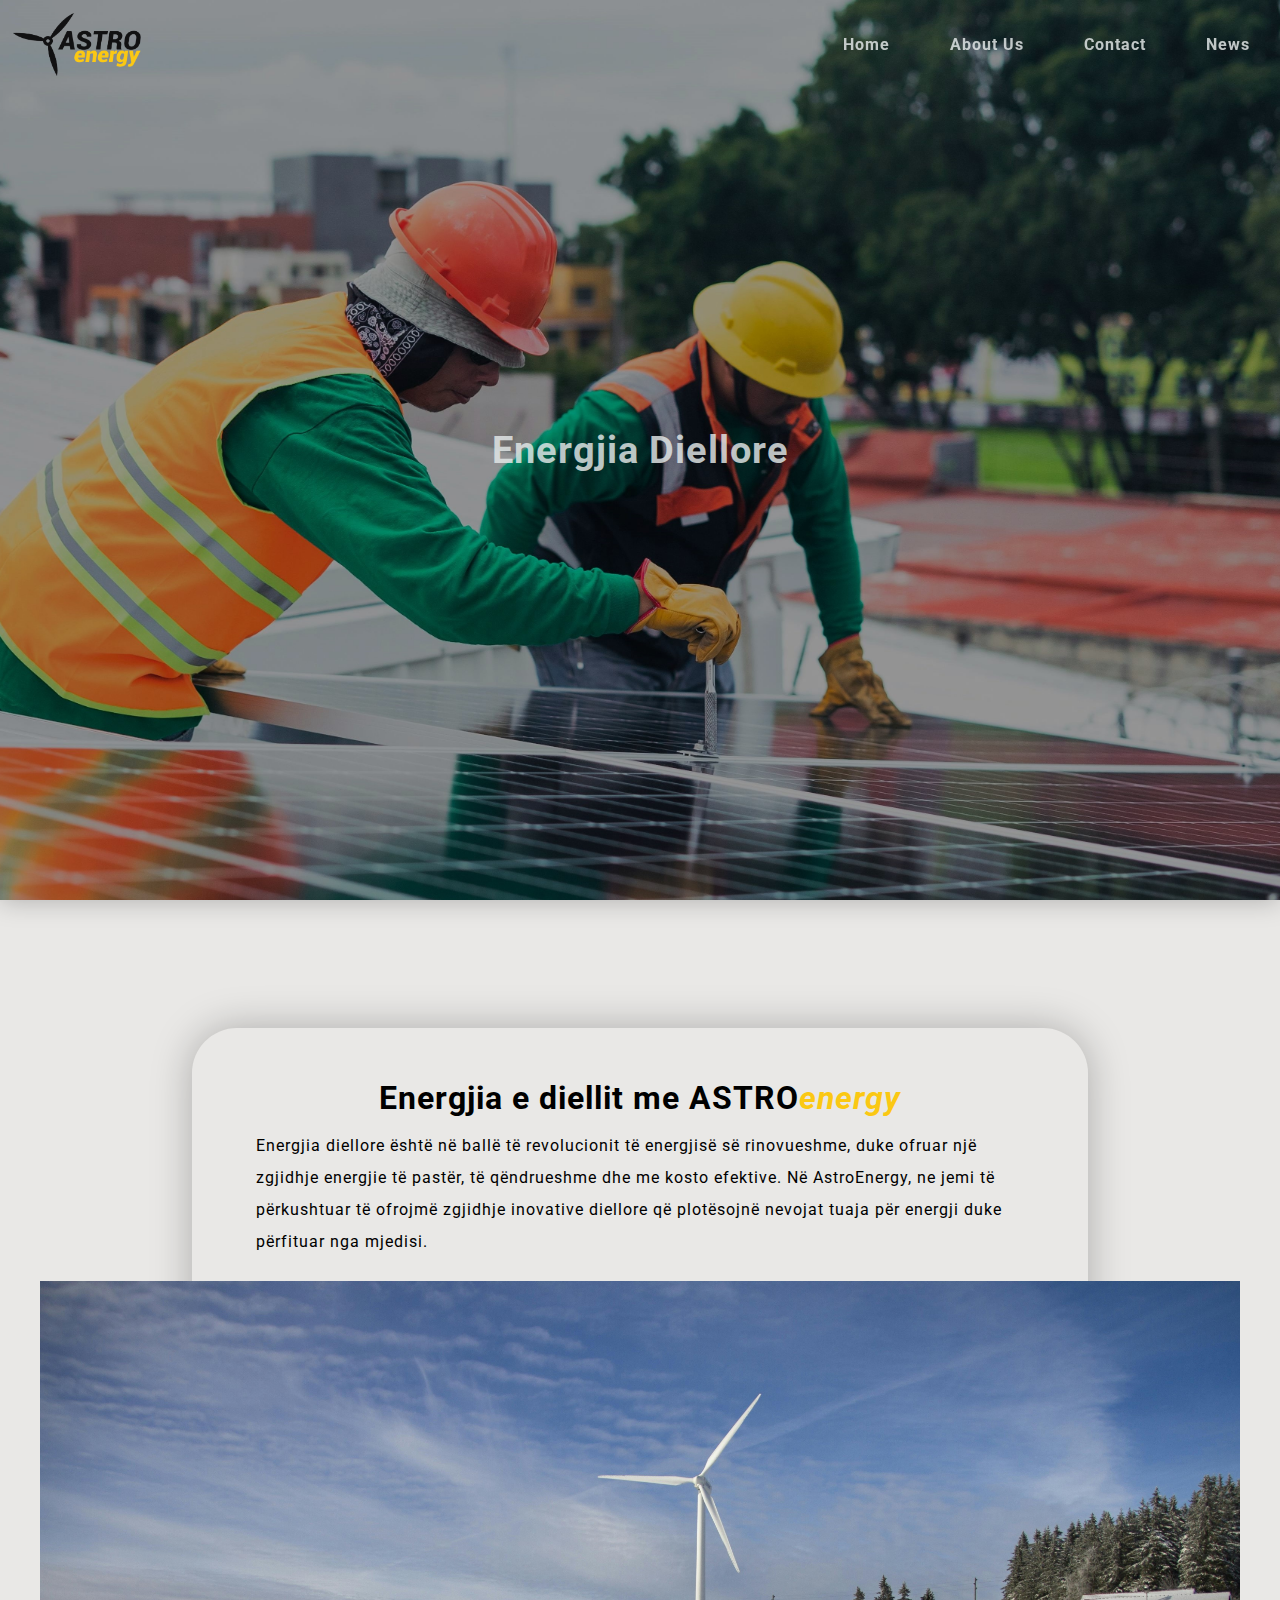
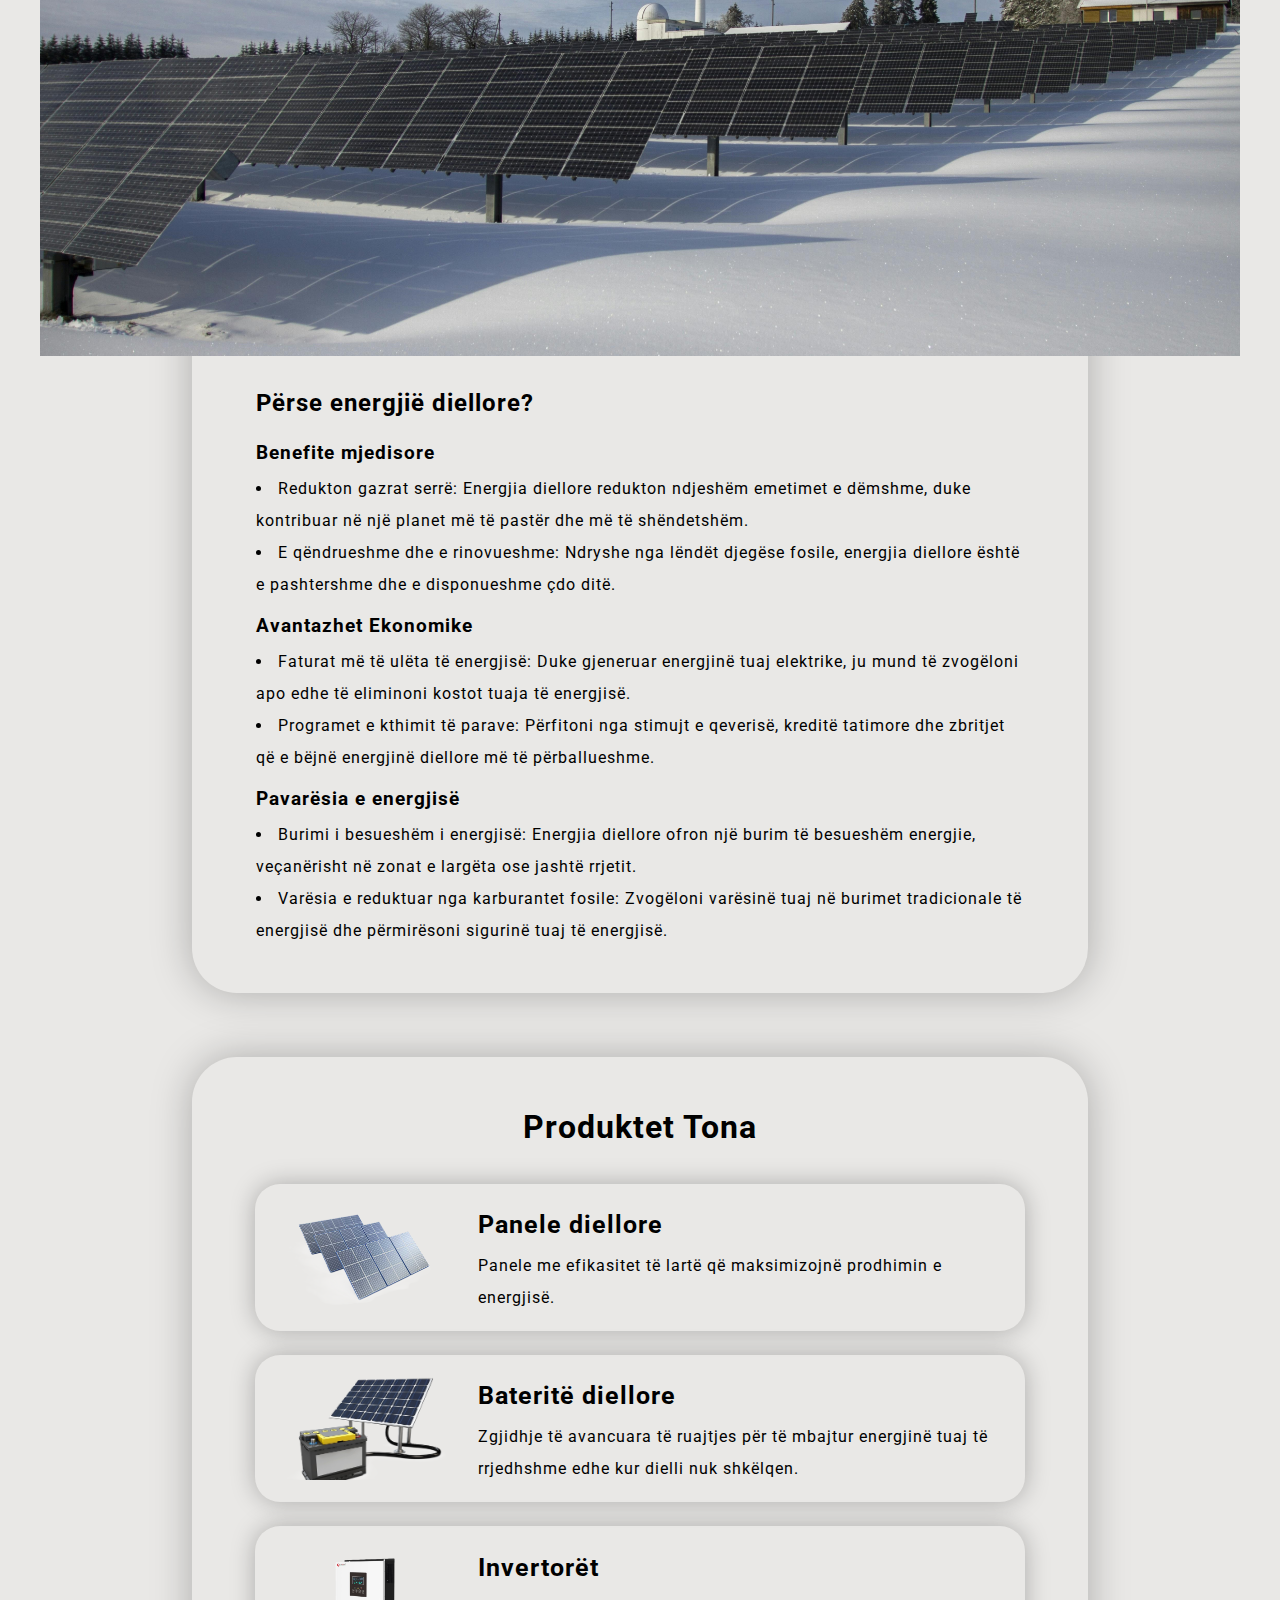
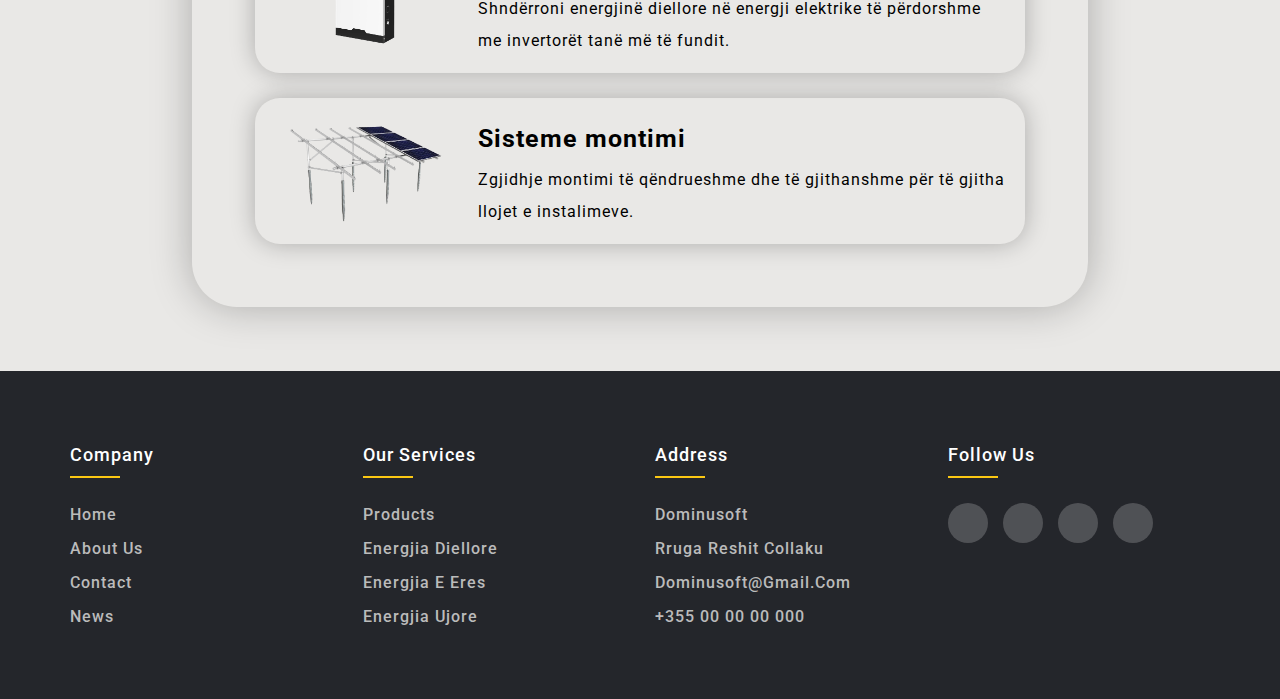
<file: dielli.html>
<!DOCTYPE html>
<html lang="en">
<head>
    <meta charset="UTF-8">
    <meta name="viewport" content="width=device-width, initial-scale=1.0">
    <title>Energjia Diellore</title>
    <link rel="shortcut icon" href="Images/logos/favicon2.ico" type="image/x-icon">
    <link rel="preconnect" href="https://fonts.googleapis.com">
    <link rel="preconnect" href="https://fonts.gstatic.com" crossorigin>
    <link href="https://fonts.googleapis.com/css2?family=Roboto:ital,wght@0,100;0,300;0,400;0,500;0,700;0,900;1,100;1,300;1,400;1,500;1,700;1,900&display=swap" rel="stylesheet">
    <link rel="stylesheet" href="https://cdnjs.cloudflare.com/ajax/libs/font-awesome/6.5.2/css/all.min.css" integrity="sha512-SnH5WK+bZxgPHs44uWIX+LLJAJ9/2PkPKZ5QiAj6Ta86w+fsb2TkcmfRyVX3pBnMFcV7oQPJkl9QevSCWr3W6A==" crossorigin="anonymous" referrerpolicy="no-referrer" />
    <link rel="stylesheet" href="css/dielli.css">
</head>
<body>

    <!-- Sidebar -->

    <div id="top"></div>

    <nav class="nav">
        <img src="Images/logos/mainLogoFinal.png" id="topLogo" onclick="scrollToTop()">
        <ul class="sidebar">
            <li onclick="hideSidebar()"><a href="#" onclick="event.preventDefault()"><svg xmlns="http://www.w3.org/2000/svg" height="24px" viewBox="0 -960 960 960" width="24px" fill="#000000"><path d="m256-200-56-56 224-224-224-224 56-56 224 224 224-224 56 56-224 224 224 224-56 56-224-224-224 224Z"/></svg></a></li>
            <li><a href="home.html">Home</a></li>
            <li><a href="about.html">About Us</a></li>
            <li><a href="contact.html">Contact</a></li>
            <li><a href="#missionEnd">News</a></li>
        </ul>

        <!-- Navbar -->

        <ul>
            <li class="hideOnMobile"><a href="home.html">Home</a></li>
            <li class="hideOnMobile"><a href="about.html">About Us</a></li>
            <li class="hideOnMobile"><a href="contact.html">Contact</a></li>
            <li class="hideOnMobile"><a href="#missionEnd">News</a></li>
            <li class="menuButton" onclick="showSidebar()"><a href="#" onclick="event.preventDefault()"><svg xmlns="http://www.w3.org/2000/svg" height="24px" viewBox="0 -960 960 960" width="24px" fill="#e5eaead2"><path d="M120-240v-80h720v80H120Zm0-200v-80h720v80H120Zm0-200v-80h720v80H120Z"/></svg></a></li>
        </ul>
    </nav>

    <div id="start">
        <div id="topTitle">
            <h1>Energjia Diellore</h1>
        </div>
    </div>

    <div id="middleParagraph">

        <div class="middleSections">
            <h1 id="astroTitle">Energjia e diellit me ASTRO<span id="yellowEnergy">energy</span></h1>
            <p>Energjia diellore është në ballë të revolucionit të energjisë së rinovueshme, duke ofruar një zgjidhje energjie të pastër, të qëndrueshme dhe me kosto efektive. Në AstroEnergy, ne jemi të përkushtuar të ofrojmë zgjidhje inovative diellore që plotësojnë nevojat tuaja për energji duke përfituar nga mjedisi.</p>
        </div>
        <div id="middleImage">
            <img src="Images/Solar_Energy/solar_middle_image.jpg">
        </div>

        <div class="middleSections">
            <h2 id="middleTitle">Përse energjië diellore?</h2>
            <h3>Benefite mjedisore <i class="fa-solid fa-seedling" id="leafIcon"></i></h3>
            <ul>
                <li>Redukton gazrat serrë: Energjia diellore redukton ndjeshëm emetimet e dëmshme, duke kontribuar në një planet më të pastër dhe më të shëndetshëm.</li>
                <li>E qëndrueshme dhe e rinovueshme: Ndryshe nga lëndët djegëse fosile, energjia diellore është e pashtershme dhe e disponueshme çdo ditë.</li>
            </ul>
        </div>

        <div class="middleSections">
            <h3>Avantazhet Ekonomike <i class="fa-solid fa-dollar-sign" id="dollarIcon"></i></h3>
                <ul>
                    <li>Faturat më të ulëta të energjisë: Duke gjeneruar energjinë tuaj elektrike, ju mund të zvogëloni apo edhe të eliminoni kostot tuaja të energjisë.</li>
                    <li>Programet e kthimit të parave: Përfitoni nga stimujt e qeverisë, kreditë tatimore dhe zbritjet që e bëjnë energjinë diellore më të përballueshme.</li>
                </ul>
        </div>

        <div class="middleSections">
            <h3>Pavarësia e energjisë <i class="fa-solid fa-bolt" id="energyIcon"></i></h3>
                <ul>
                    <li>Burimi i besueshëm i energjisë: Energjia diellore ofron një burim të besueshëm energjie, veçanërisht në zonat e largëta ose jashtë rrjetit.</li>
                    <li>Varësia e reduktuar nga karburantet fosile: Zvogëloni varësinë tuaj në burimet tradicionale të energjisë dhe përmirësoni sigurinë tuaj të energjisë.</li>
                </ul>
        </div>
    </div>

    <div id="bottomParagraph">
        <h1 id="bottomTitle">Produktet Tona</h1>
        <div id="firstProduct" class="products">
            <img class="productPhotos" src="Images/Solar_Energy/solar_panels.png">
            <div class="productText">
                <h1>Panele diellore</h1>
                <p>Panele me efikasitet të lartë që maksimizojnë prodhimin e energjisë.</p>
            </div>
        </div>
        <div id="secondProduct" class="products">
            <img class="productPhotos" src="Images/Solar_Energy/solar_battery.png">
            <div class="productText">
                <h1>Bateritë diellore</h1>
                <p>Zgjidhje të avancuara të ruajtjes për të mbajtur energjinë tuaj të rrjedhshme edhe kur dielli nuk shkëlqen.</p>
            </div>
        </div>
        <div id="thirdProduct" class="products">
            <img class="productPhotos" src="Images/Solar_Energy/solar_inverter.png">
            <div class="productText">
                <h1>Invertorët</h1>
                <p>Shndërroni energjinë diellore në energji elektrike të përdorshme me invertorët tanë më të fundit.</p>
            </div>
        </div>
        <div id="fourthProduct" class="products">
            <img class="productPhotos" src="Images/Solar_Energy/solar_mount.png">
            <div class="productText">
                <h1>Sisteme montimi</h1>
                <p>Zgjidhje montimi të qëndrueshme dhe të gjithanshme për të gjitha llojet e instalimeve.</p>
            </div>
        </div>
    </div>

    <!-- Footer -->

    <footer class="footer">
        <div class="footerContainer">
            <div class="row">
                <div class="footerCol">
                    <h4>Company</h4>
                    <ul>
                        <li><a href="home.html">Home</a></li>
                        <li><a href="about.html">About Us</a></li>
                        <li><a href="contact.html">Contact</a></li>
                        <li><a href="#missionEnd">News</a></li>
                    </ul>
                </div>
                <div class="footerCol">
                    <h4>Our Services</h4>
                    <ul>
                        <li><a href ="#bottomParagraph">Products</a></li>
                        <li><a href ="#top">Energjia Diellore</a></li>
                        <li><a href ="era.html">Energjia e Eres</a></li>
                        <li><a href ="uji.html">Energjia Ujore</a></li>
                    </ul>
                </div>
                <div class="footerCol">
                    <h4>Address</h4>
                    <ul>
                        <li><a href ="#" onclick="event.preventDefault();">Dominusoft</a></li>
                        <li><a href ="#" onclick="event.preventDefault();">Rruga Reshit Collaku</a></li>
                        <li><a href ="#" onclick="event.preventDefault();">dominusoft@gmail.com</a></li>
                        <li><a href ="#" onclick="event.preventDefault();">+355 00 00 00 000</a></li>
                    </ul>
                </div>
                <div class="footerCol">
                    <h4>Follow Us</h4>
                    <div class="socials">
                        <a href ="https://www.facebook.com/" target="_blank"><i class="fa-brands fa-facebook-f"></i></a>
                        <a href ="https://www.instagram.com/" target="_blank"><i class="fa-brands fa-instagram"></i></a>
                        <a href ="https://www.twitter.com/" target="_blank"><i class="fa-brands fa-x-twitter"></i></a>
                        <a href ="https://www.linkedin.com/feed/" target="_blank"><i class="fa-brands fa-linkedin-in"></i></a>
                    </div>
                </div>
            </div>
        </div>
    </footer>

    <script src="JS/dielli.js"></script>

</body>
</html>
</file>
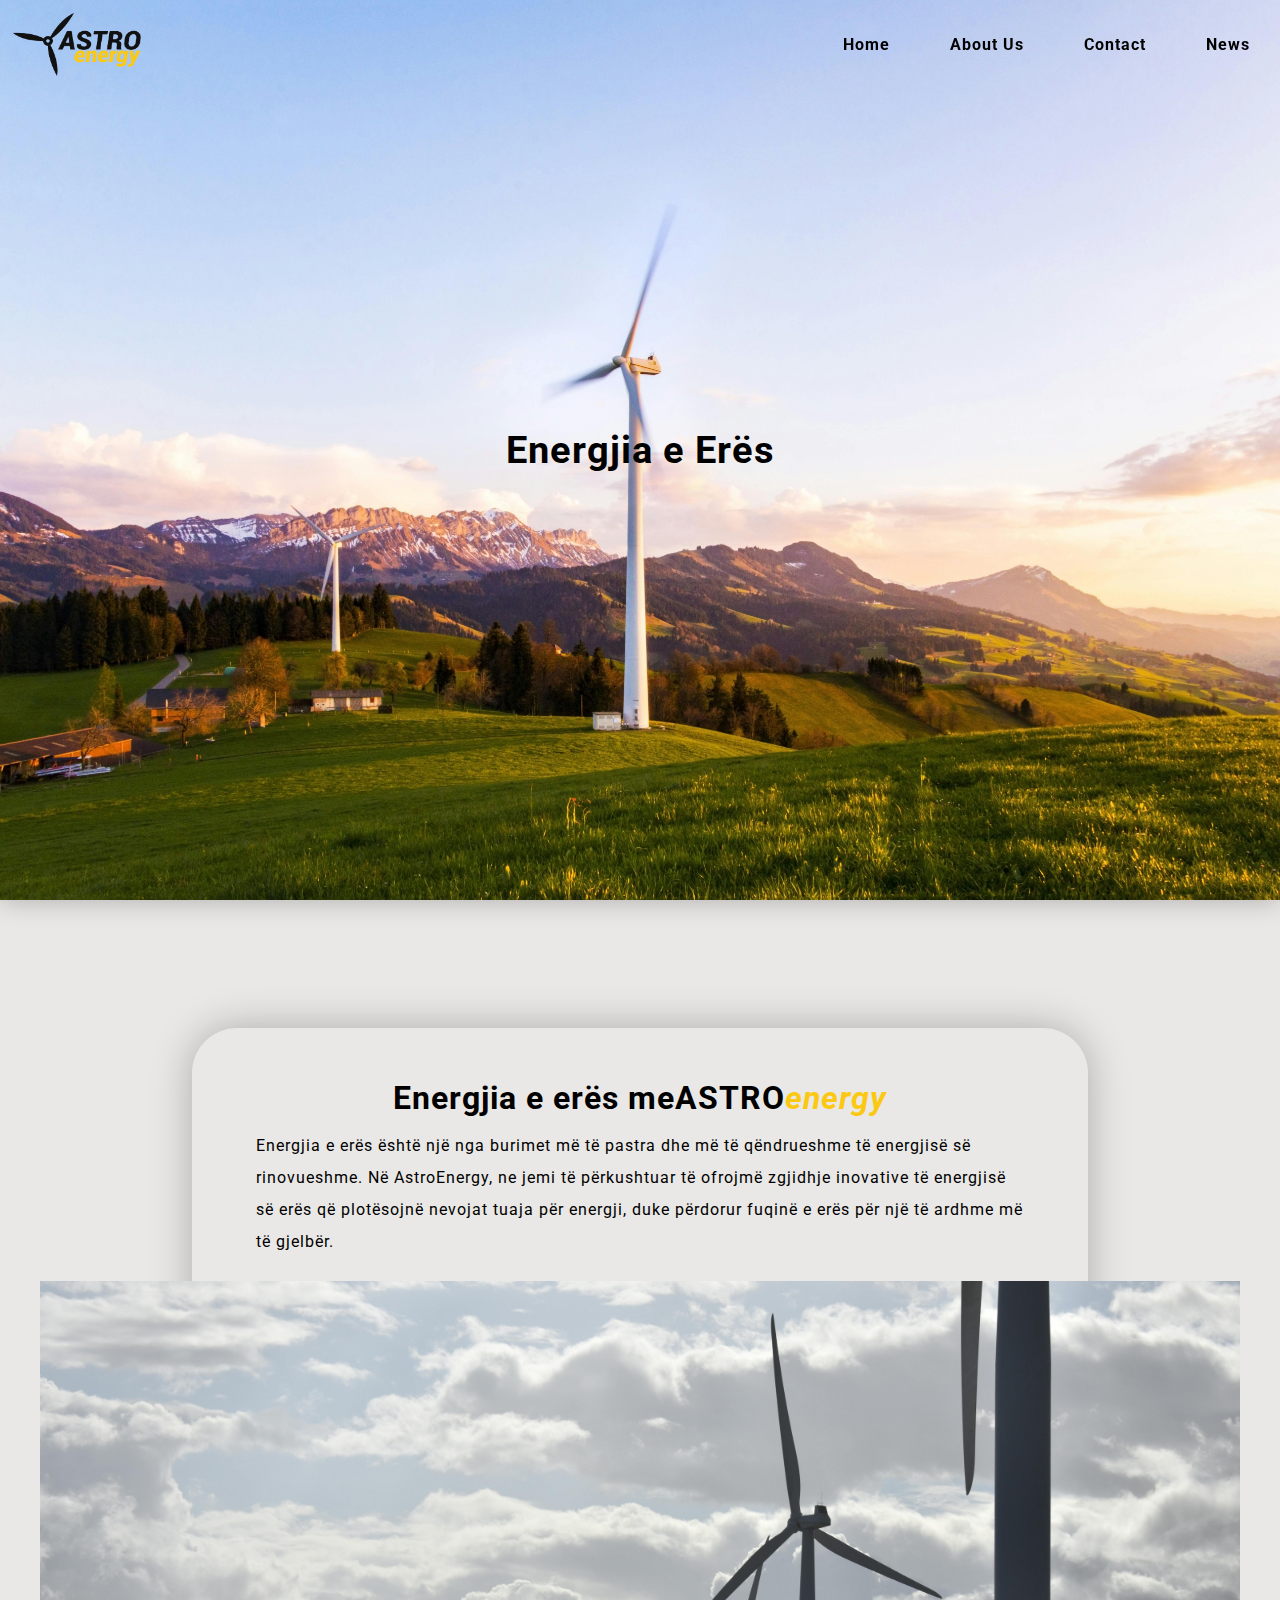
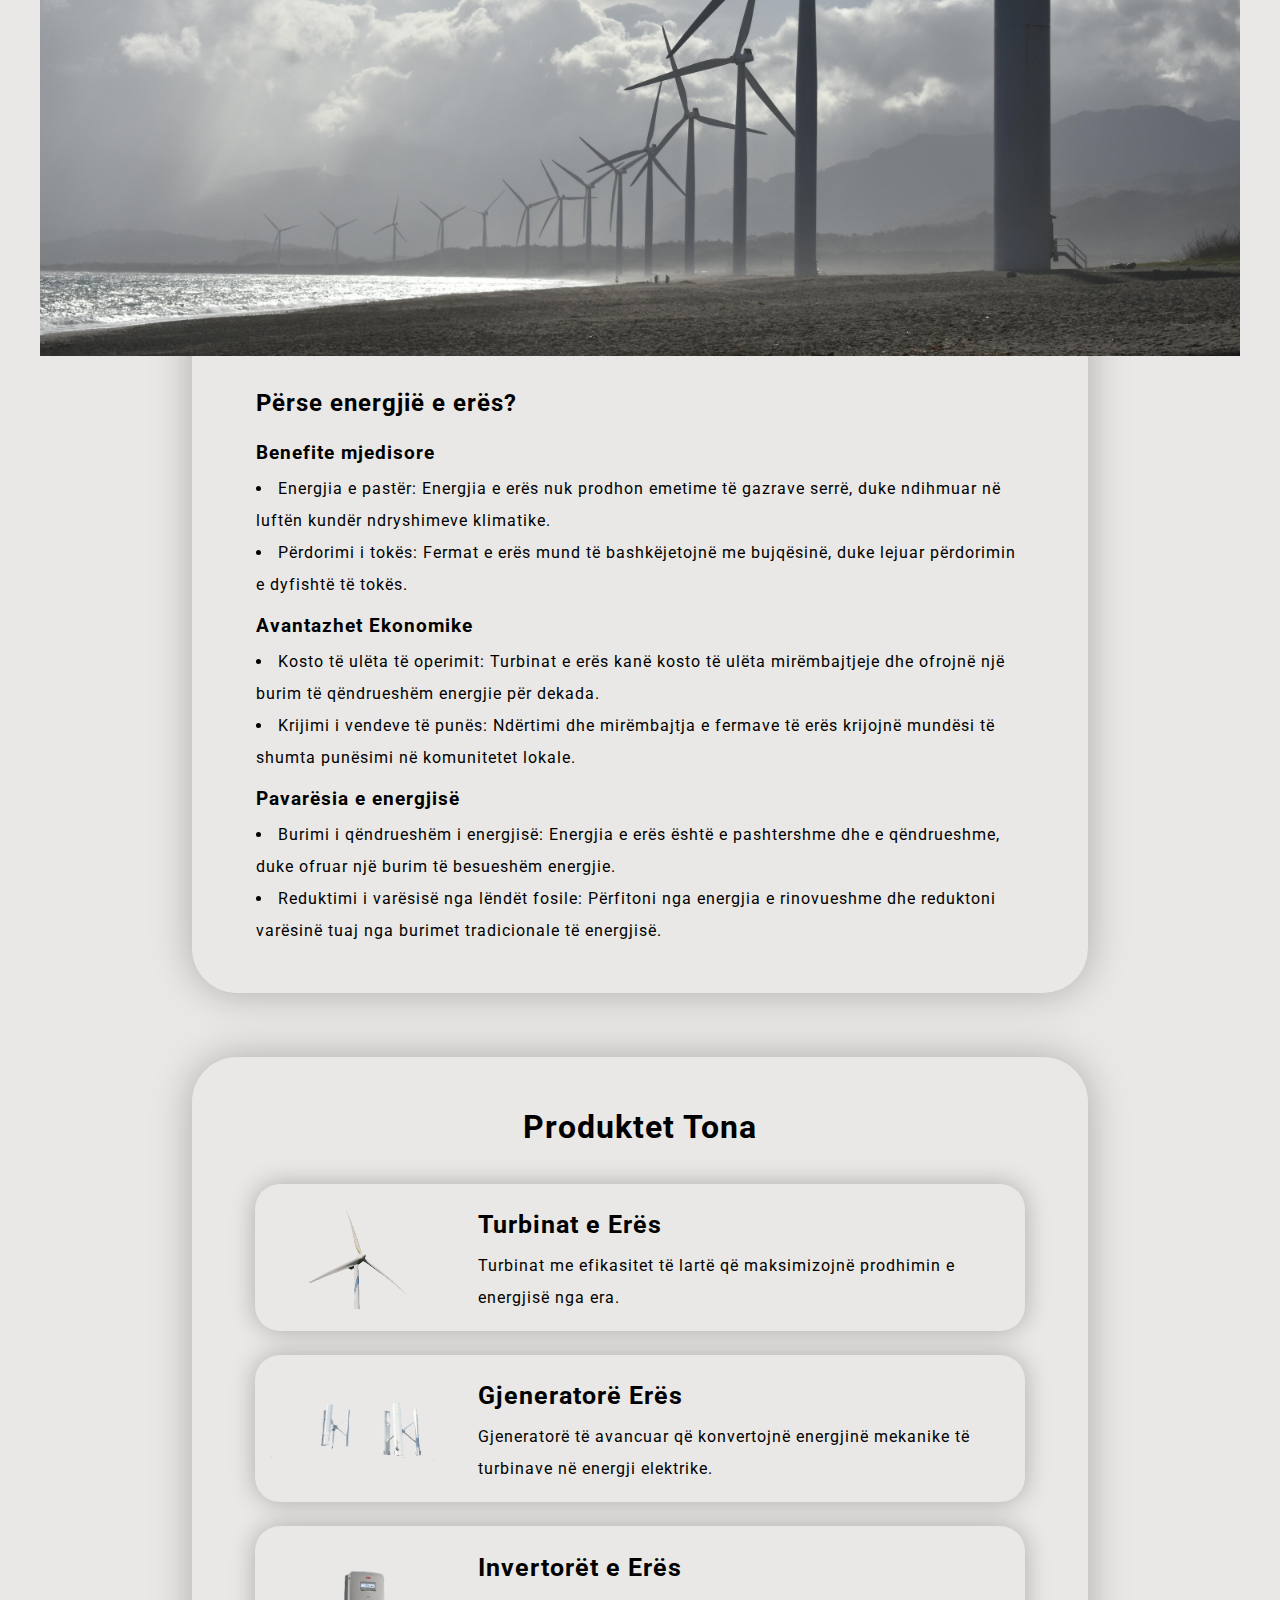
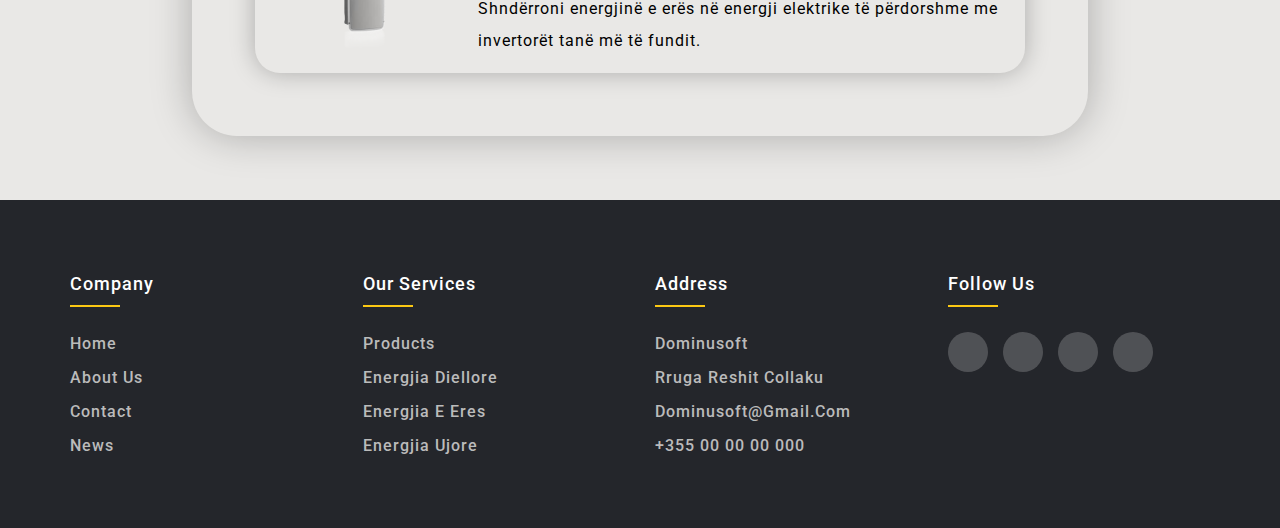
<file: era.html>
<!DOCTYPE html>
<html lang="en">
<head>
    <meta charset="UTF-8">
    <meta name="viewport" content="width=device-width, initial-scale=1.0">
    <title>Energjia e Erës</title>
    <link rel="shortcut icon" href="Images/logos/favicon2.ico" type="image/x-icon">
    <link rel="preconnect" href="https://fonts.googleapis.com">
    <link rel="preconnect" href="https://fonts.gstatic.com" crossorigin>
    <link href="https://fonts.googleapis.com/css2?family=Roboto:ital,wght@0,100;0,300;0,400;0,500;0,700;0,900;1,100;1,300;1,400;1,500;1,700;1,900&display=swap" rel="stylesheet">
    <link rel="stylesheet" href="https://cdnjs.cloudflare.com/ajax/libs/font-awesome/6.5.2/css/all.min.css" integrity="sha512-SnH5WK+bZxgPHs44uWIX+LLJAJ9/2PkPKZ5QiAj6Ta86w+fsb2TkcmfRyVX3pBnMFcV7oQPJkl9QevSCWr3W6A==" crossorigin="anonymous" referrerpolicy="no-referrer" />
    <link rel="stylesheet" href="css/era.css">
</head>
<body>

    <!-- Sidebar -->

    <div id="top"></div>
    <nav class="nav">
        <img src="Images/logos/mainLogoFinal.png" id="topLogo" onclick="scrollToTop()">
        <ul class="sidebar">
            <li onclick="hideSidebar()"><a href="#" onclick="event.preventDefault()"><svg xmlns="http://www.w3.org/2000/svg" height="24px" viewBox="0 -960 960 960" width="24px" fill="#000000"><path d="m256-200-56-56 224-224-224-224 56-56 224 224 224-224 56 56-224 224 224 224-56 56-224-224-224 224Z"/></svg></a></li>
            <li><a href="home.html">Home</a></li>
            <li><a href="about.html">About Us</a></li>
            <li><a href="contact.html">Contact</a></li>
            <li><a href="#missionEnd">News</a></li>
        </ul>

        <!-- Navbar -->

        <ul>
            <li class="hideOnMobile"><a href="home.html">Home</a></li>
            <li class="hideOnMobile"><a href="about.html">About Us</a></li>
            <li class="hideOnMobile"><a href="contact.html">Contact</a></li>
            <li class="hideOnMobile"><a href="#missionEnd">News</a></li>
            <li class="menuButton" onclick="showSidebar()"><a href="#" onclick="event.preventDefault()"><svg xmlns="http://www.w3.org/2000/svg" height="24px" viewBox="0 -960 960 960" width="24px" fill="#000000"><path d="M120-240v-80h720v80H120Zm0-200v-80h720v80H120Zm0-200v-80h720v80H120Z"/></svg></a></li>
        </ul>
    </nav>

    <div id="start">
        <div id="topTitle">
            <h1>Energjia e Erës</h1>
        </div>
    </div>

    <div id="middleParagraph">

        <div class="middleSections">
            <h1 id="astroTitle">Energjia e erës me <span id="astro"> ASTRO<span id="yellowEnergy">energy</span></span></h1>
            <p>Energjia e erës është një nga burimet më të pastra dhe më të qëndrueshme të energjisë së rinovueshme. Në AstroEnergy, ne jemi të përkushtuar të ofrojmë zgjidhje inovative të energjisë së erës që plotësojnë nevojat tuaja për energji, duke përdorur fuqinë e erës për një të ardhme më të gjelbër.</p>
        </div>
        <div id="middleImage">
            <img src="Images/Wind_Energy/wind_farm.jpg">
        </div>

        <div class="middleSections">
            <h2 id="middleTitle">Përse energjië e erës?</h2>
            <h3>Benefite mjedisore <i class="fa-solid fa-seedling" id="leafIcon"></i></h3>
            <ul>
                <li>Energjia e pastër: Energjia e erës nuk prodhon emetime të gazrave serrë, duke ndihmuar në luftën kundër ndryshimeve klimatike.</li>
                <li>Përdorimi i tokës: Fermat e erës mund të bashkëjetojnë me bujqësinë, duke lejuar përdorimin e dyfishtë të tokës.</li>
            </ul>
        </div>

        <div class="middleSections">
            <h3>Avantazhet Ekonomike <i class="fa-solid fa-dollar-sign" id="dollarIcon"></i></h3>
                <ul>
                    <li>Kosto të ulëta të operimit: Turbinat e erës kanë kosto të ulëta mirëmbajtjeje dhe ofrojnë një burim të qëndrueshëm energjie për dekada.</li>
                    <li>Krijimi i vendeve të punës: Ndërtimi dhe mirëmbajtja e fermave të erës krijojnë mundësi të shumta punësimi në komunitetet lokale.</li>
                </ul>
        </div>

        <div class="middleSections">
            <h3>Pavarësia e energjisë <i class="fa-solid fa-bolt" id="energyIcon"></i></h3>
                <ul>
                    <li>Burimi i qëndrueshëm i energjisë: Energjia e erës është e pashtershme dhe e qëndrueshme, duke ofruar një burim të besueshëm energjie.</li>
                    <li>Reduktimi i varësisë nga lëndët fosile: Përfitoni nga energjia e rinovueshme dhe reduktoni varësinë tuaj nga burimet tradicionale të energjisë.</li>
                </ul>
        </div>
    </div>

    <div id="bottomParagraph">
        <h1 id="bottomTitle">Produktet Tona</h1>
        <div id="firstProduct" class="products">
            <img class="productPhotos" src="Images/Wind_Energy/wind_turbine.png">
            <div class="productText">
                <h1>Turbinat e Erës</h1>
                <p>Turbinat me efikasitet të lartë që maksimizojnë prodhimin e energjisë nga era.</p>
            </div>
        </div>
        <div id="secondProduct" class="products">
            <img class="productPhotos" src="Images/Wind_Energy/wind_generator.png">
            <div class="productText">
                <h1>Gjeneratorë Erës</h1>
                <p>Gjeneratorë të avancuar që konvertojnë energjinë mekanike të turbinave në energji elektrike.</p>
            </div>
        </div>
        <div id="thirdProduct" class="products">
            <img class="productPhotos" src="Images/Wind_Energy/wind_invertor.png">
            <div class="productText">
                <h1>Invertorët e Erës</h1>
                <p>Shndërroni energjinë e erës në energji elektrike të përdorshme me invertorët tanë më të fundit.</p>
            </div>
        </div>
    </div>

    <!-- Footer -->

    <footer class="footer">
        <div class="footerContainer">
            <div class="row">
                <div class="footerCol">
                    <h4>Company</h4>
                    <ul>
                        <li><a href="home.html">Home</a></li>
                        <li><a href="about.html">About Us</a></li>
                        <li><a href="contact.html">Contact</a></li>
                        <li><a href="#missionEnd">News</a></li>
                    </ul>
                </div>
                <div class="footerCol">
                    <h4>Our Services</h4>
                    <ul>
                        <li><a href ="#bottomParagraph">Products</a></li>
                        <li><a href ="dielli.html">Energjia Diellore</a></li>
                        <li><a href ="#top">Energjia e Eres</a></li>
                        <li><a href ="uji.html">Energjia Ujore</a></li>
                    </ul>
                </div>
                <div class="footerCol">
                    <h4>Address</h4>
                    <ul>
                        <li><a href ="#" onclick="event.preventDefault();">Dominusoft</a></li>
                        <li><a href ="#" onclick="event.preventDefault();">Rruga Reshit Collaku</a></li>
                        <li><a href ="#" onclick="event.preventDefault();">dominusoft@gmail.com</a></li>
                        <li><a href ="#" onclick="event.preventDefault();">+355 00 00 00 000</a></li>
                    </ul>
                </div>
                <div class="footerCol">
                    <h4>Follow Us</h4>
                    <div class="socials">
                        <a href ="https://www.facebook.com/" target="_blank"><i class="fa-brands fa-facebook-f"></i></a>
                        <a href ="https://www.instagram.com/" target="_blank"><i class="fa-brands fa-instagram"></i></a>
                        <a href ="https://www.twitter.com/" target="_blank"><i class="fa-brands fa-x-twitter"></i></a>
                        <a href ="https://www.linkedin.com/feed/" target="_blank"><i class="fa-brands fa-linkedin-in"></i></a>
                    </div>
                </div>
            </div>
        </div>
    </footer>

    <script src="JS/era.js"></script>

</body>
</html>
</file>
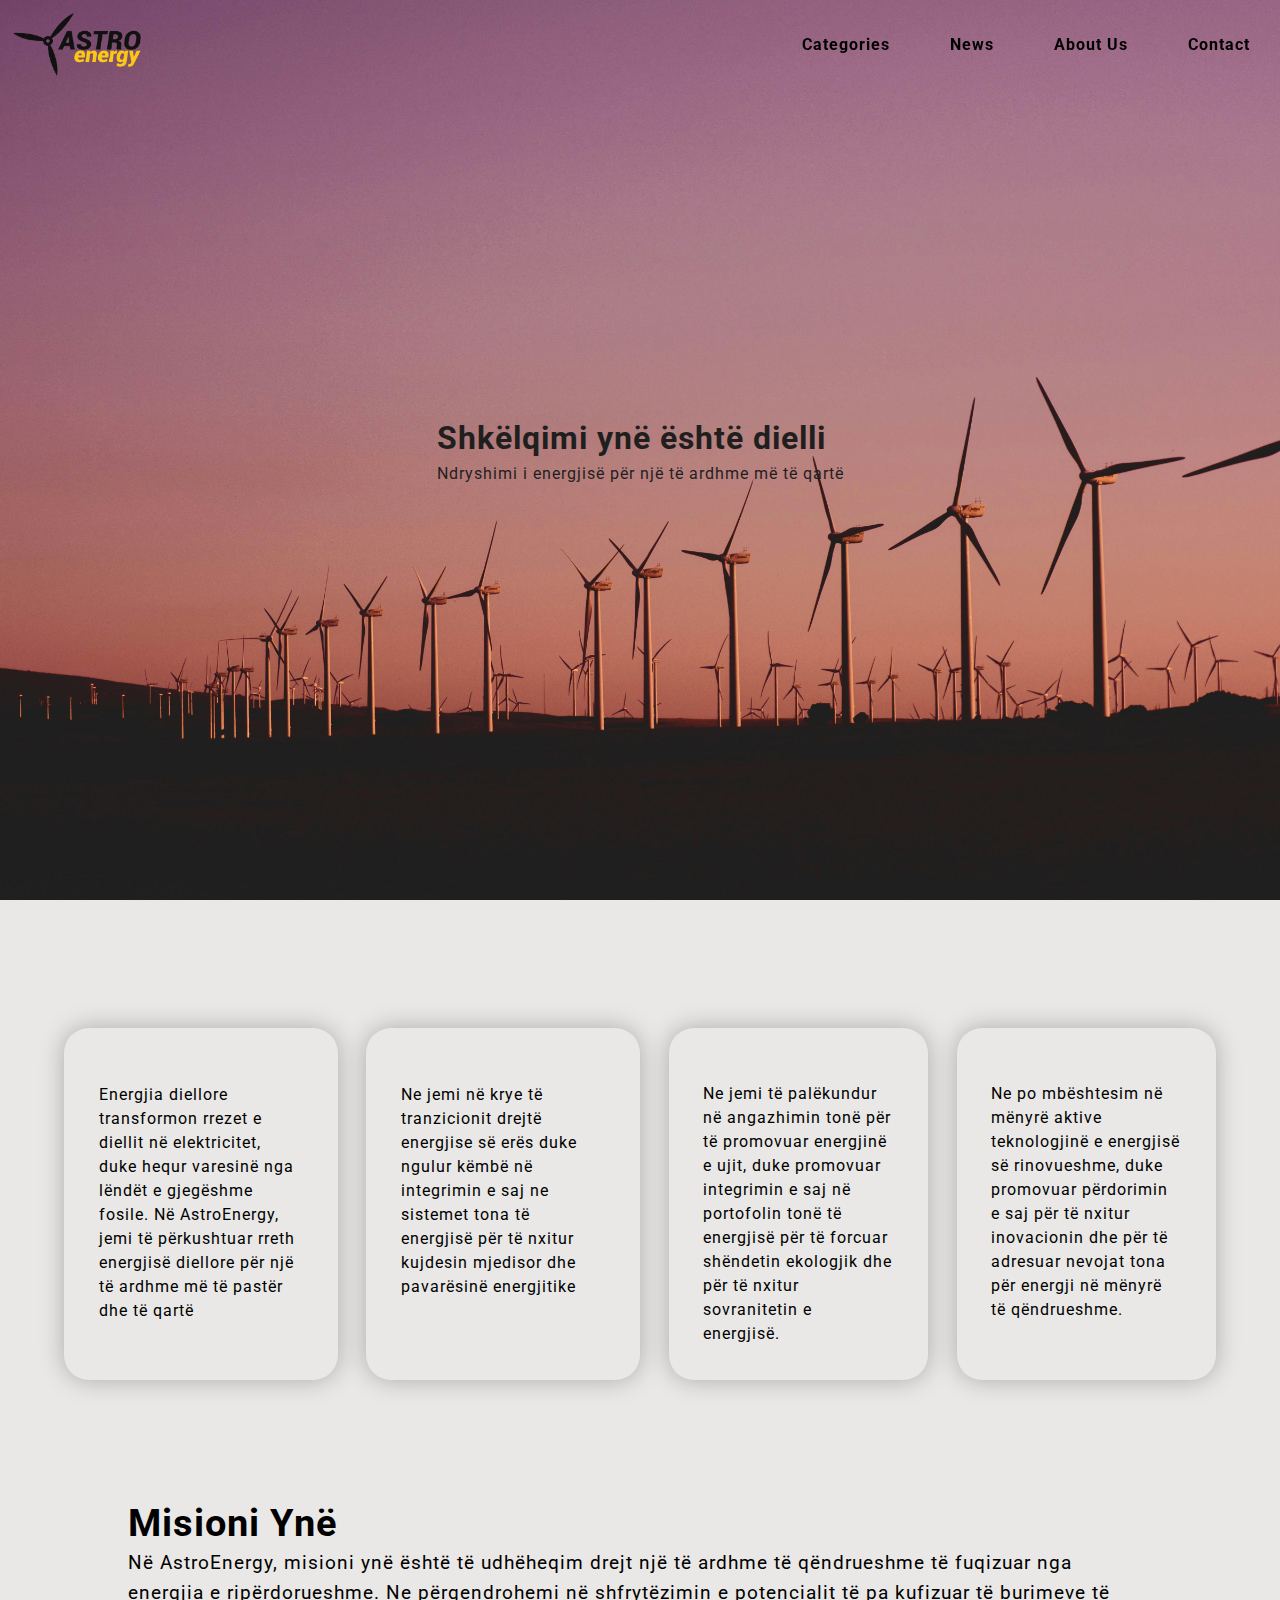
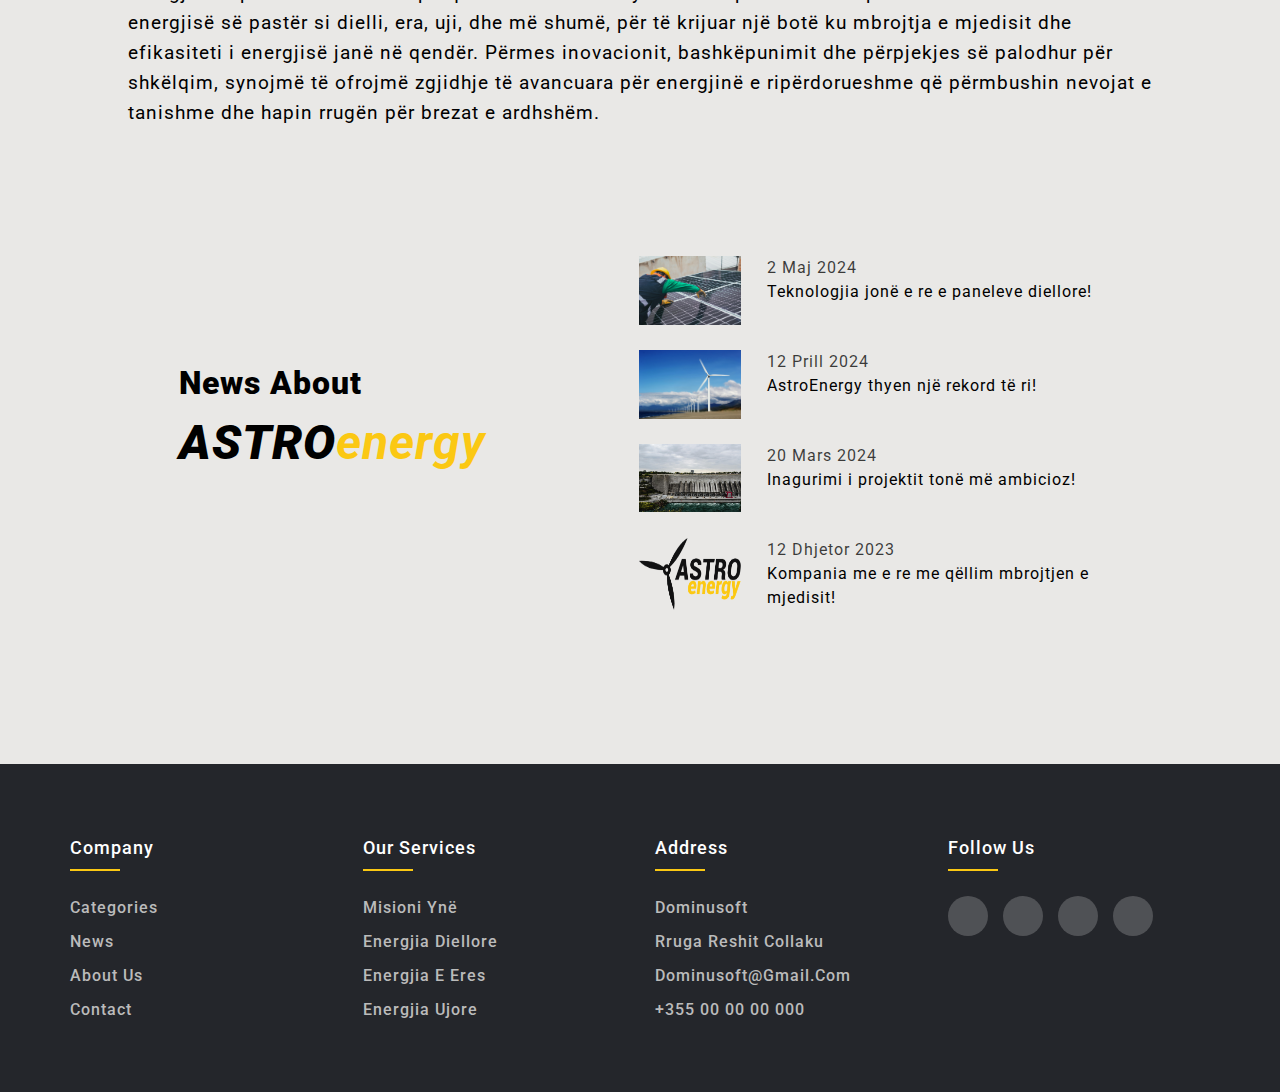
<file: home.html>
<!DOCTYPE html>
<html lang="en">
<head>
    <meta charset="UTF-8">
    <meta name="viewport" content="width=device-width, initial-scale=1.0">
    <title>AstroEnergy</title>
    <link rel="shortcut icon" href="Images/logos/favicon2.ico" type="image/x-icon">
    <link rel="preconnect" href="https://fonts.googleapis.com">
    <link rel="preconnect" href="https://fonts.gstatic.com" crossorigin>
    <link href="https://fonts.googleapis.com/css2?family=Roboto:ital,wght@0,100;0,300;0,400;0,500;0,700;0,900;1,100;1,300;1,400;1,500;1,700;1,900&display=swap" rel="stylesheet">
    <link rel="stylesheet" href="https://cdnjs.cloudflare.com/ajax/libs/font-awesome/6.5.2/css/all.min.css" integrity="sha512-SnH5WK+bZxgPHs44uWIX+LLJAJ9/2PkPKZ5QiAj6Ta86w+fsb2TkcmfRyVX3pBnMFcV7oQPJkl9QevSCWr3W6A==" crossorigin="anonymous" referrerpolicy="no-referrer" />
    <link rel="stylesheet" href="css/home.css">
</head>

<body>

    <!-- Sidebar -->

    <div id="top"></div>
    <nav class="nav">
        <img src="Images/logos/mainLogoFinal.png" id="topLogo" onclick="scrollToTop()">
        <ul class="sidebar">
            <li onclick="hideSidebar()"><a href="#" onclick="event.preventDefault()"><svg xmlns="http://www.w3.org/2000/svg" height="24px" viewBox="0 -960 960 960" width="24px" fill="#000000"><path d="m256-200-56-56 224-224-224-224 56-56 224 224 224-224 56 56-224 224 224 224-56 56-224-224-224 224Z"/></svg></a></li>
            <li><a href="#pictureEnd">Categories</a></li>
            <li><a href="#missionEnd">News</a></li>
            <li><a href="about.html">About Us</a></li>
            <li><a href="contact.html">Contact</a></li>
        </ul>

        <!-- Navbar -->

        <ul>
            <li class="hideOnMobile"><a href="#pictureEnd">Categories</a></li>
            <li class="hideOnMobile"><a href="#missionEnd">News</a></li>
            <li class="hideOnMobile"><a href="about.html">About Us</a></li>
            <li class="hideOnMobile"><a href="contact.html">Contact</a></li>
            <li class="menuButton" onclick="showSidebar()"><a href="#" onclick="event.preventDefault()"><svg xmlns="http://www.w3.org/2000/svg" height="24px" viewBox="0 -960 960 960" width="24px" fill="#000000"><path d="M120-240v-80h720v80H120Zm0-200v-80h720v80H120Zm0-200v-80h720v80H120Z"/></svg></a></li>
        </ul>
    </nav>

    <!-- Background Image and Title -->

    <div class="container">
        <div id="textContainer">
            <h1 id="motoTitle">Shkëlqimi ynë është dielli</h1>
            <p id="moto">Ndryshimi i energjisë për një të ardhme më të qartë</p>
        </div>
    </div>

    <div id="pictureEnd"></div>

    <!-- Categories -->

    <div id="category" name="category">
        <div id="firstCategories">

            <!-- Sun -->

            <div id="sun">
                <i class="fa-solid fa-sun" id="sunIco"></i>
                <p class="categoriesText">Energjia diellore transformon rrezet e diellit në elektricitet, duke hequr varesinë nga lëndët e gjegëshme fosile. Në AstroEnergy, jemi të përkushtuar rreth energjisë diellore për një të ardhme më të pastër dhe të qartë</p>
            </div>

            <!-- Wind -->

            <div id="wind">
                <i class="fa-solid fa-wind" id="windIco"></i>
                <p class="categoriesText">Ne jemi në krye të tranzicionit drejtë energjise së erës duke ngulur këmbë në integrimin e saj ne sistemet tona të energjisë për të nxitur kujdesin mjedisor dhe pavarësinë energjitike</p>
            </div>
        </div>
        
        <div id="secondCategories">

            <!-- Water -->

            <div id="water">
                <i class="fa-solid fa-water" id="waterIco"></i>
                <p class="categoriesText">Ne jemi të palëkundur në angazhimin tonë për të promovuar energjinë e ujit, duke promovuar integrimin e saj në portofolin tonë të energjisë për të forcuar shëndetin ekologjik dhe për të nxitur sovranitetin e energjisë.</p>
            </div>

            <!-- Tech -->

            <div id="tech">
                <i class="fa-solid fa-bolt" id="techIco"></i>
                <p class="categoriesText">Ne po mbështesim në mënyrë aktive teknologjinë e energjisë së rinovueshme, duke promovuar përdorimin e saj për të nxitur inovacionin dhe për të adresuar nevojat tona për energji në mënyrë të qëndrueshme.</p>
            </div>
        </div>
    </div>

    <div id="CategoryEnd"></div>

    <!-- Our Mission -->

    <div id="mission">
        <h1 id="missionTitle">Misioni Ynë</h1>
        <p>Në AstroEnergy, misioni ynë është të udhëheqim drejt një të ardhme të qëndrueshme të fuqizuar nga energjia e ripërdorueshme. Ne përqendrohemi në shfrytëzimin e potencialit të pa kufizuar të burimeve të energjisë së pastër si dielli, era, uji, dhe më shumë, për të krijuar një botë ku mbrojtja e mjedisit dhe efikasiteti i energjisë janë në qendër. Përmes inovacionit, bashkëpunimit dhe përpjekjes së palodhur për shkëlqim, synojmë të ofrojmë zgjidhje të avancuara për energjinë e ripërdorueshme që përmbushin nevojat e tanishme dhe hapin rrugën për brezat e ardhshëm.</p>
    </div>
    
    <div id="missionEnd"></div>
    
    <!-- News -->

    <div id="news" name="news">

        <div id="newsBanner">
            <div id="newsTitle">
                <p>News About</p>
            </div>
                <div id="astro">
                    <p>ASTRO</p>
                    <div id="yellowEnergy">
                        <p>energy</p>
                    </div>
                </div>
            </div>
        <div id="newsContent">
            <a href="news_first.html">
                <div class="theNews" id="first">
                    <img src="Images/News/Solar Pannel News.jpg" class="newsImg">
                    <div class="newsHeadline">
                        <time datetime="02/05/2024">2 Maj 2024</time> <p class="newsText">Teknologjia jonë e re e paneleve diellore!</p>
                    </div>
                </div>
            </a>
            <a href="news_second.html">
                <div class="theNews" id="second">
                    <img src="Images/News/Windmill News.jpg" class="newsImg">
                    <div class=class="newsHeadline">
                        <time datetime="02/05/2024">12 Prill 2024</time> <p class="newsText">AstroEnergy thyen një rekord të ri!</p>
                    </div>
                </div>
            </a>
            <a href="news_third.html">
                <div class="theNews" id="third">
                    <img src="Images/News/Hidrocentral News.jpg" class="newsImg">
                    <div class=class="newsHeadline">
                        <time datetime="02/05/2024">20 Mars 2024</time> <p class="newsText">Inagurimi i projektit tonë më ambicioz!</p>
                    </div>
                </div>
            </a>
            <a href="news_fourth.html">
                <div class="theNews" id="fourth">
                    <img src="Images/logos/mainLogoFinal.png" class="newsImg">
                    <div class="newsHeadline">
                        <time datetime="12/12/2023">12 Dhjetor 2023</time> <p class="newsText">Kompania me e re me qëllim mbrojtjen e mjedisit!</p>
                    </div>
                </div>
            </a>
        </div>
    </div>

    <!-- Footer -->

    <footer class="footer">
        <div class="footerContainer">
            <div class="row">
                <div class="footerCol">
                    <h4>Company</h4>
                    <ul>
                        <li><a href="#pictureEnd">Categories</a></li>
                        <li><a href="#missionEnd">News</a></li>
                        <li><a href="about.html">About Us</a></li>
                        <li><a href="contact.html">Contact</a></li>
                    </ul>
                </div>
                <div class="footerCol">
                    <h4>Our Services</h4>
                    <ul>
                        <li><a href ="#CategoryEnd">Misioni Ynë</a></li>
                        <li><a href ="dielli.html">Energjia Diellore</a></li>
                        <li><a href ="era.html">Energjia e Eres</a></li>
                        <li><a href ="uji.html">Energjia Ujore</a></li>
                    </ul>
                </div>
                <div class="footerCol">
                    <h4>Address</h4>
                    <ul>
                        <li><a href ="#" onclick="event.preventDefault();">Dominusoft</a></li>
                        <li><a href ="#" onclick="event.preventDefault();">Rruga Reshit Collaku</a></li>
                        <li><a href ="#" onclick="event.preventDefault();">dominusoft@gmail.com</a></li>
                        <li><a href ="#" onclick="event.preventDefault();">+355 00 00 00 000</a></li>
                    </ul>
                </div>
                <div class="footerCol">
                    <h4>Follow Us</h4>
                    <div class="socials">
                        <a href ="https://www.facebook.com/" target="_blank"><i class="fa-brands fa-facebook-f"></i></a>
                        <a href ="https://www.instagram.com/" target="_blank"><i class="fa-brands fa-instagram"></i></a>
                        <a href ="https://www.twitter.com/" target="_blank"><i class="fa-brands fa-x-twitter"></i></a>
                        <a href ="https://www.linkedin.com/feed/" target="_blank"><i class="fa-brands fa-linkedin-in"></i></a>
                    </div>
                </div>
            </div>
        </div>
    </footer>
    <script src="JS/home.js"></script>
</body>
</html>
</file>
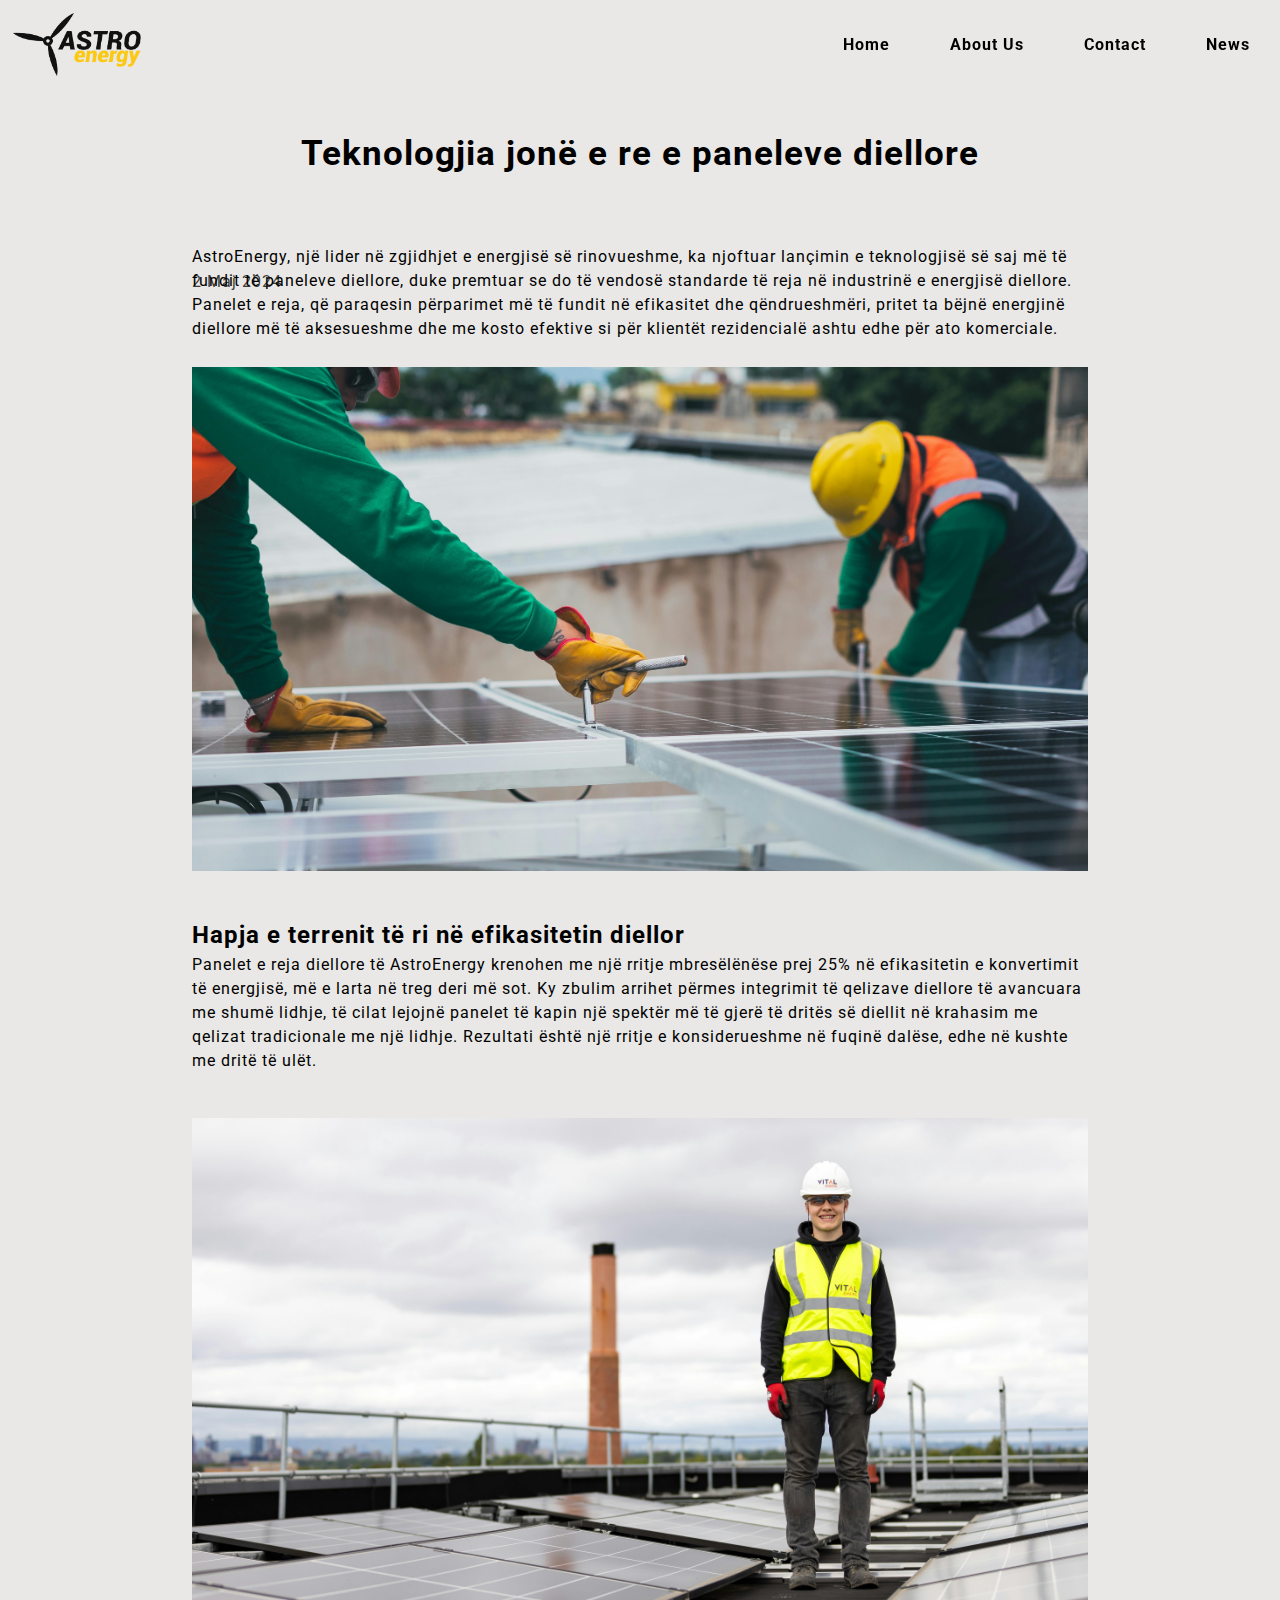
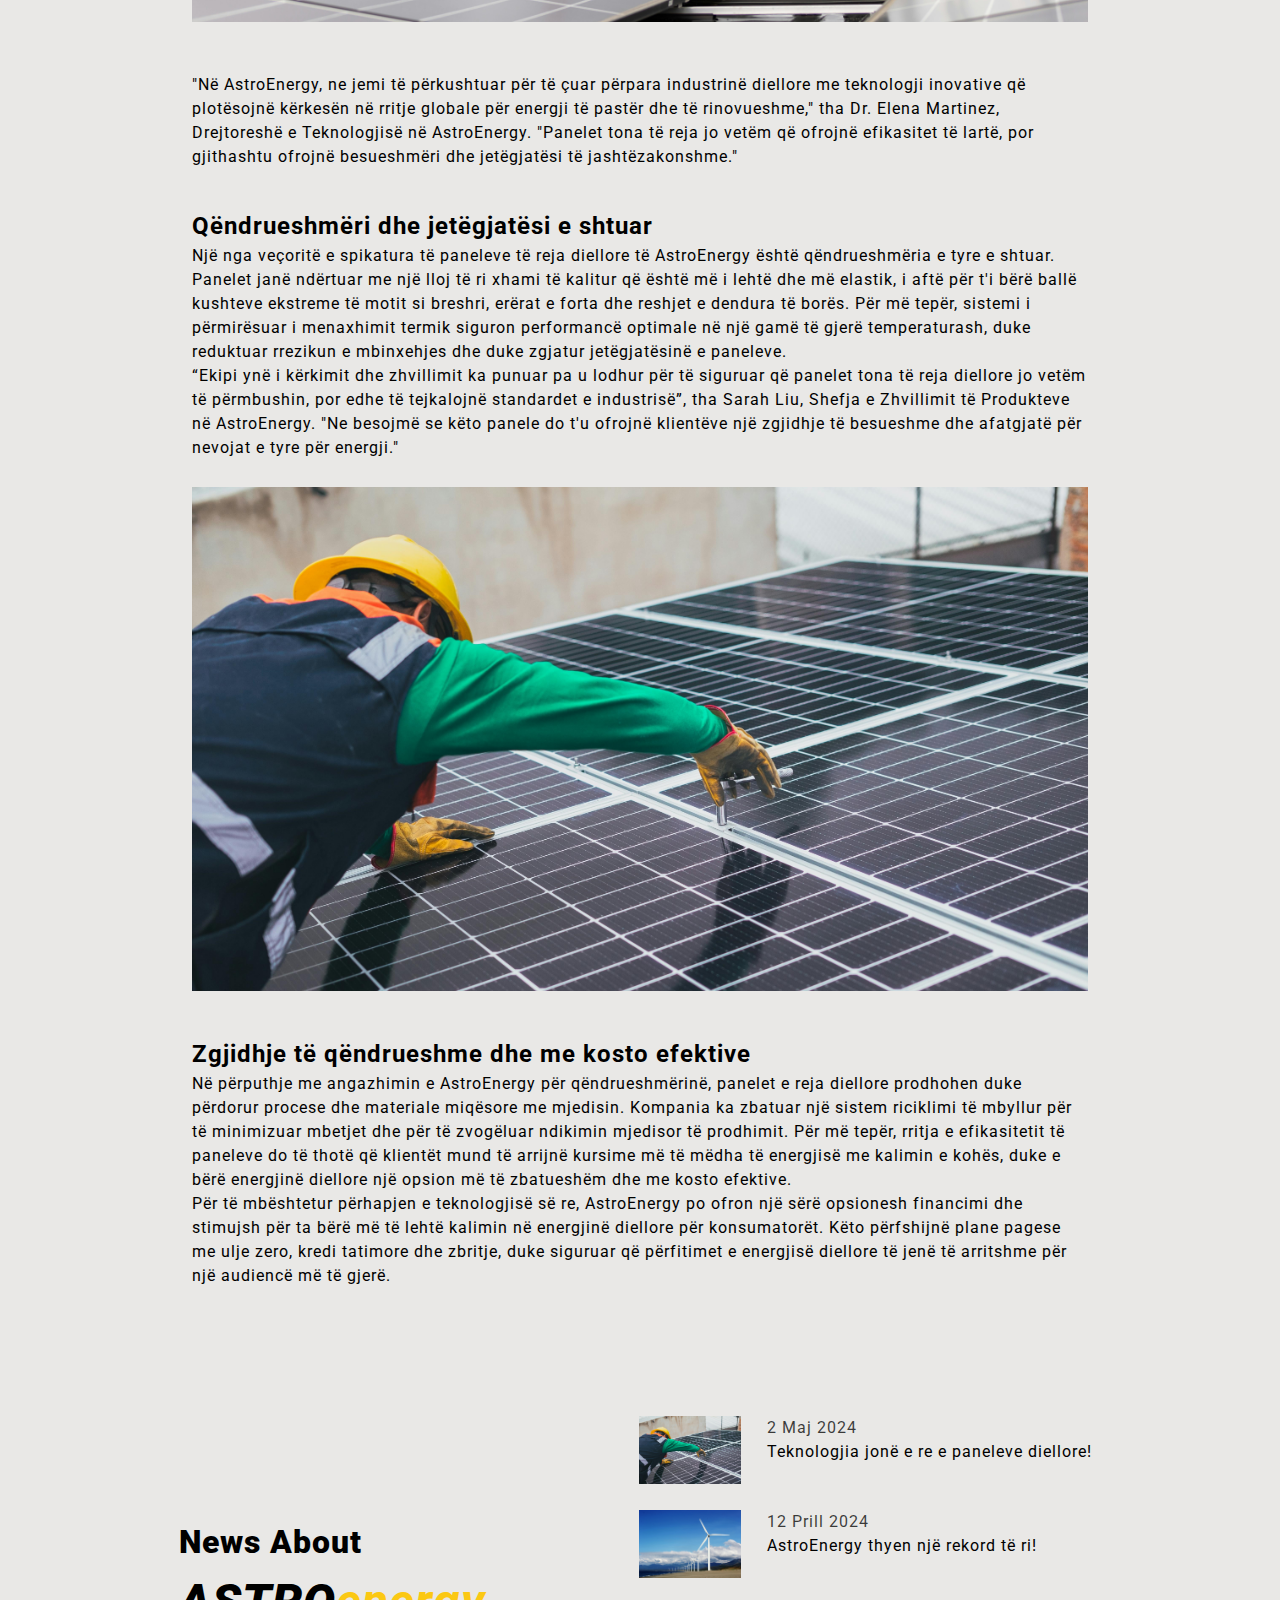
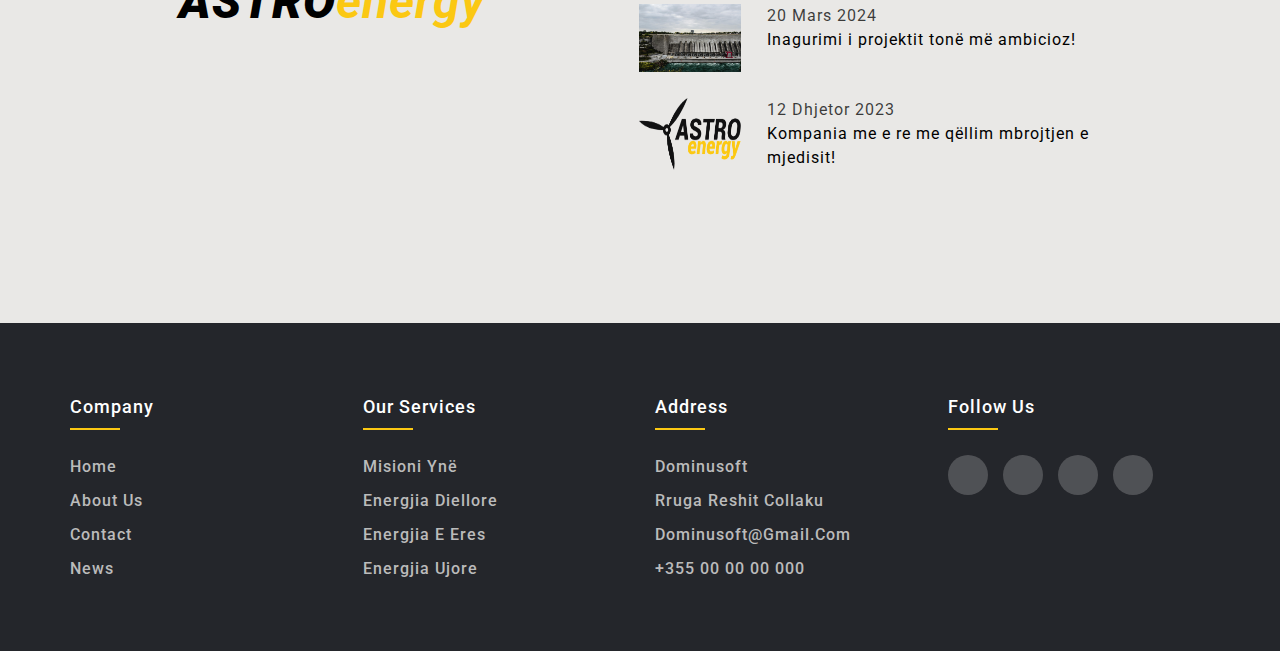
<file: news_first.html>
<!DOCTYPE html>
<html lang="en">
<head>
    <meta charset="UTF-8">
    <meta name="viewport" content="width=device-width, initial-scale=1.0">
    <title>Astro News</title>
    <link rel="shortcut icon" href="Images/logos/favicon2.ico" type="image/x-icon">
    <link rel="preconnect" href="https://fonts.googleapis.com">
    <link rel="preconnect" href="https://fonts.gstatic.com" crossorigin>
    <link href="https://fonts.googleapis.com/css2?family=Roboto:ital,wght@0,100;0,300;0,400;0,500;0,700;0,900;1,100;1,300;1,400;1,500;1,700;1,900&display=swap" rel="stylesheet">
    <link rel="stylesheet" href="https://cdnjs.cloudflare.com/ajax/libs/font-awesome/6.5.2/css/all.min.css" integrity="sha512-SnH5WK+bZxgPHs44uWIX+LLJAJ9/2PkPKZ5QiAj6Ta86w+fsb2TkcmfRyVX3pBnMFcV7oQPJkl9QevSCWr3W6A==" crossorigin="anonymous" referrerpolicy="no-referrer" />
    <link rel="stylesheet" href="css/news_first.css">
</head>
<body>

    <!-- Sidebar -->

    <div id="top"></div>
    <nav class="nav">
        <img src="Images/logos/mainLogoFinal.png" id="topLogo" onclick="scrollToTop()">
        <ul class="sidebar">
            <li onclick="hideSidebar()"><a href="#" onclick="event.preventDefault()"><svg xmlns="http://www.w3.org/2000/svg" height="24px" viewBox="0 -960 960 960" width="24px" fill="#000000"><path d="m256-200-56-56 224-224-224-224 56-56 224 224 224-224 56 56-224 224 224 224-56 56-224-224-224 224Z"/></svg></a></li>
            <li><a href="home.html">Home</a></li>
            <li><a href="about.html">About Us</a></li>
            <li><a href="contact.html">Contact</a></li>
            <li><a href="#" onclick="event.preventDefault()">News</a></li>
        </ul>

        <!-- Navbar -->

        <ul>
            <li class="hideOnMobile"><a href="home.html">Home</a></li>
            <li class="hideOnMobile"><a href="about.html">About Us</a></li>
            <li class="hideOnMobile"><a href="contact.html">Contact</a></li>
            <li class="hideOnMobile"><a href="#" onclick="event.preventDefault()">News</a></li>
            <li class="menuButton" onclick="showSidebar()"><a href="#" onclick="event.preventDefault()"><svg xmlns="http://www.w3.org/2000/svg" height="24px" viewBox="0 -960 960 960" width="24px" fill="#000000"><path d="M120-240v-80h720v80H120Zm0-200v-80h720v80H120Zm0-200v-80h720v80H120Z"/></svg></a></li>
        </ul>
    </nav>

    <div id="start">
        <h1 id="title">Teknologjia jonë e re e paneleve diellore</h1><time id="first_time" datetime="02/05/2024">2 Maj 2024</time>
    </div>

    <div id="firstParagraph" class="paragraphs">
        <p>AstroEnergy, një lider në zgjidhjet e energjisë së rinovueshme, ka njoftuar lançimin e teknologjisë së saj më të fundit të paneleve diellore, duke premtuar se do të vendosë standarde të reja në industrinë e energjisë diellore. Panelet e reja, që paraqesin përparimet më të fundit në efikasitet dhe qëndrueshmëri, pritet ta bëjnë energjinë diellore më të aksesueshme dhe me kosto efektive si për klientët rezidencialë ashtu edhe për ato komerciale.</p>

        <div id="first_picture">
            <img src="Images/News/news_first/photo1.jpg">
        </div>
    </div>

    <div id="secondParagraph" class="paragraphs">
        <h2>Hapja e terrenit të ri në efikasitetin diellor</h2>
        <p>Panelet e reja diellore të AstroEnergy krenohen me një rritje mbresëlënëse prej 25% në efikasitetin e konvertimit të energjisë, më e larta në treg deri më sot. Ky zbulim arrihet përmes integrimit të qelizave diellore të avancuara me shumë lidhje, të cilat lejojnë panelet të kapin një spektër më të gjerë të dritës së diellit në krahasim me qelizat tradicionale me një lidhje. Rezultati është një rritje e konsiderueshme në fuqinë dalëse, edhe në kushte me dritë të ulët.</p>

        <div id="second_picture">
            <img src="Images/News/news_first/photo2.jpg">
        </div>

        <p>"Në AstroEnergy, ne jemi të përkushtuar për të çuar përpara industrinë diellore me teknologji inovative që plotësojnë kërkesën në rritje globale për energji të pastër dhe të rinovueshme," tha Dr. Elena Martinez, Drejtoreshë e Teknologjisë në AstroEnergy. "Panelet tona të reja jo vetëm që ofrojnë efikasitet të lartë, por gjithashtu ofrojnë besueshmëri dhe jetëgjatësi të jashtëzakonshme."</p>
    </div>

    <div id="thirdParagraph" class="paragraphs">
        <h2>Qëndrueshmëri dhe jetëgjatësi e shtuar</h2>
        <p>Një nga veçoritë e spikatura të paneleve të reja diellore të AstroEnergy është qëndrueshmëria e tyre e shtuar. Panelet janë ndërtuar me një lloj të ri xhami të kalitur që është më i lehtë dhe më elastik, i aftë për t'i bërë ballë kushteve ekstreme të motit si breshri, erërat e forta dhe reshjet e dendura të borës. Për më tepër, sistemi i përmirësuar i menaxhimit termik siguron performancë optimale në një gamë të gjerë temperaturash, duke reduktuar rrezikun e mbinxehjes dhe duke zgjatur jetëgjatësinë e paneleve.</p>

        <p>“Ekipi ynë i kërkimit dhe zhvillimit ka punuar pa u lodhur për të siguruar që panelet tona të reja diellore jo vetëm të përmbushin, por edhe të tejkalojnë standardet e industrisë”, tha Sarah Liu, Shefja e Zhvillimit të Produkteve në AstroEnergy. "Ne besojmë se këto panele do t'u ofrojnë klientëve një zgjidhje të besueshme dhe afatgjatë për nevojat e tyre për energji."</p>

        <div id="third_picture">
            <img src="Images/News/news_first/photo3.jpg">
        </div>
    </div>

    <div id="fourthParagraph" class="paragraphs">
        <h2>Zgjidhje të qëndrueshme dhe me kosto efektive</h2>
        <p>Në përputhje me angazhimin e AstroEnergy për qëndrueshmërinë, panelet e reja diellore prodhohen duke përdorur procese dhe materiale miqësore me mjedisin. Kompania ka zbatuar një sistem riciklimi të mbyllur për të minimizuar mbetjet dhe për të zvogëluar ndikimin mjedisor të prodhimit. Për më tepër, rritja e efikasitetit të paneleve do të thotë që klientët mund të arrijnë kursime më të mëdha të energjisë me kalimin e kohës, duke e bërë energjinë diellore një opsion më të zbatueshëm dhe me kosto efektive.</p>

        <p>Për të mbështetur përhapjen e teknologjisë së re, AstroEnergy po ofron një sërë opsionesh financimi dhe stimujsh për ta bërë më të lehtë kalimin në energjinë diellore për konsumatorët. Këto përfshijnë plane pagese me ulje zero, kredi tatimore dhe zbritje, duke siguruar që përfitimet e energjisë diellore të jenë të arritshme për një audiencë më të gjerë.</p>
    </div>

    <!-- News -->

    <div id="news" name="news">

        <div id="newsBanner">
            <div id="newsTitle">
                <p>News About</p>
            </div>
                <div id="astro">
                    <p>ASTRO</p>
                    <div id="yellowEnergy">
                        <p>energy</p>
                    </div>
                </div>
            </div>
        <div id="newsContent">
            <a href="news_first.html">
                <div class="theNews" id="first">
                    <img src="Images/News/Solar Pannel News.jpg" class="newsImg">
                    <div class="newsHeadline">
                        <time datetime="02/05/2024">2 Maj 2024</time> <p class="newsText">Teknologjia jonë e re e paneleve diellore!</p>
                    </div>
                </div>
            </a>
            <a href="news_second.html">
                <div class="theNews" id="second">
                    <img src="Images/News/Windmill News.jpg" class="newsImg">
                    <div class=class="newsHeadline">
                        <time datetime="02/05/2024">12 Prill 2024</time> <p class="newsText">AstroEnergy thyen një rekord të ri!</p>
                    </div>
                </div>
            </a>
            <a href="news_third.html">
                <div class="theNews" id="third">
                    <img src="Images/News/Hidrocentral News.jpg" class="newsImg">
                    <div class=class="newsHeadline">
                        <time datetime="02/05/2024">20 Mars 2024</time> <p class="newsText">Inagurimi i projektit tonë më ambicioz!</p>
                    </div>
                </div>
            </a>
            <a href="news_fourth.html">
                <div class="theNews" id="fourth">
                    <img src="Images/logos/mainLogoFinal.png" class="newsImg">
                    <div class="newsHeadline">
                        <time datetime="12/12/2023">12 Dhjetor 2023</time> <p class="newsText">Kompania me e re me qëllim mbrojtjen e mjedisit!</p>
                    </div>
                </div>
            </a>
        </div>
    </div>

    <!-- Footer -->

    <footer class="footer">
        <div class="footerContainer">
            <div class="row">
                <div class="footerCol">
                    <h4>Company</h4>
                    <ul>
                        <li><a href="home.html">Home</a></li>
                        <li><a href="about.html">About Us</a></li>
                        <li><a href="contact.html">Contact</a></li>
                        <li><a href="#" onclick="event.preventDefault()">News</a></li>
                    </ul>
                </div>
                <div class="footerCol">
                    <h4>Our Services</h4>
                    <ul>
                        <li><a href ="about.html">Misioni Ynë</a></li>
                        <li><a href ="dielli.html">Energjia Diellore</a></li>
                        <li><a href ="era.html">Energjia e Eres</a></li>
                        <li><a href ="uji.html">Energjia Ujore</a></li>
                    </ul>
                </div>
                <div class="footerCol">
                    <h4>Address</h4>
                    <ul>
                        <li><a href ="#" onclick="event.preventDefault();">Dominusoft</a></li>
                        <li><a href ="#" onclick="event.preventDefault();">Rruga Reshit Collaku</a></li>
                        <li><a href ="#" onclick="event.preventDefault();">dominusoft@gmail.com</a></li>
                        <li><a href ="#" onclick="event.preventDefault();">+355 00 00 00 000</a></li>
                    </ul>
                </div>
                <div class="footerCol">
                    <h4>Follow Us</h4>
                    <div class="socials">
                        <a href ="https://www.facebook.com/" target="_blank"><i class="fa-brands fa-facebook-f"></i></a>
                        <a href ="https://www.instagram.com/" target="_blank"><i class="fa-brands fa-instagram"></i></a>
                        <a href ="https://www.twitter.com/" target="_blank"><i class="fa-brands fa-x-twitter"></i></a>
                        <a href ="https://www.linkedin.com/feed/" target="_blank"><i class="fa-brands fa-linkedin-in"></i></a>
                    </div>
                </div>
            </div>
        </div>
    </footer>

    <script src="JS/news_first.js"></script>
    
</body>
</html>
</file>
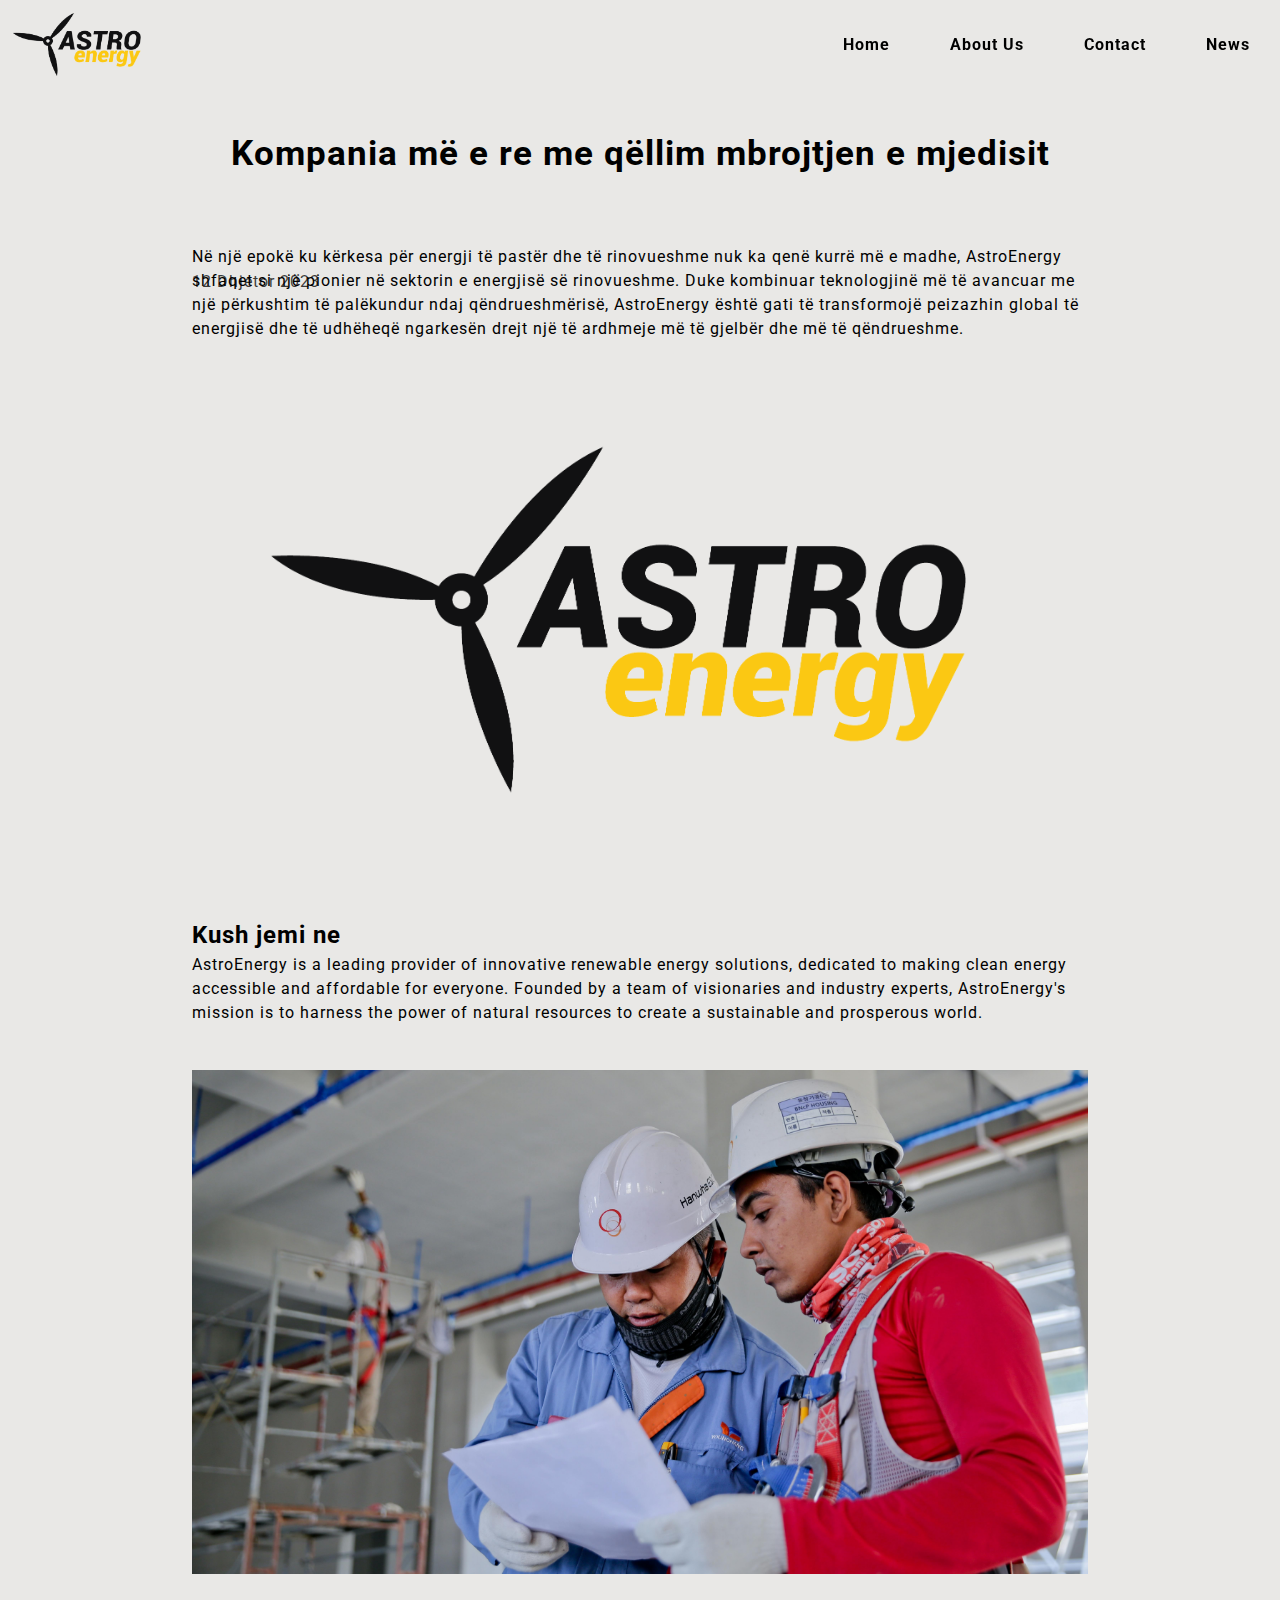
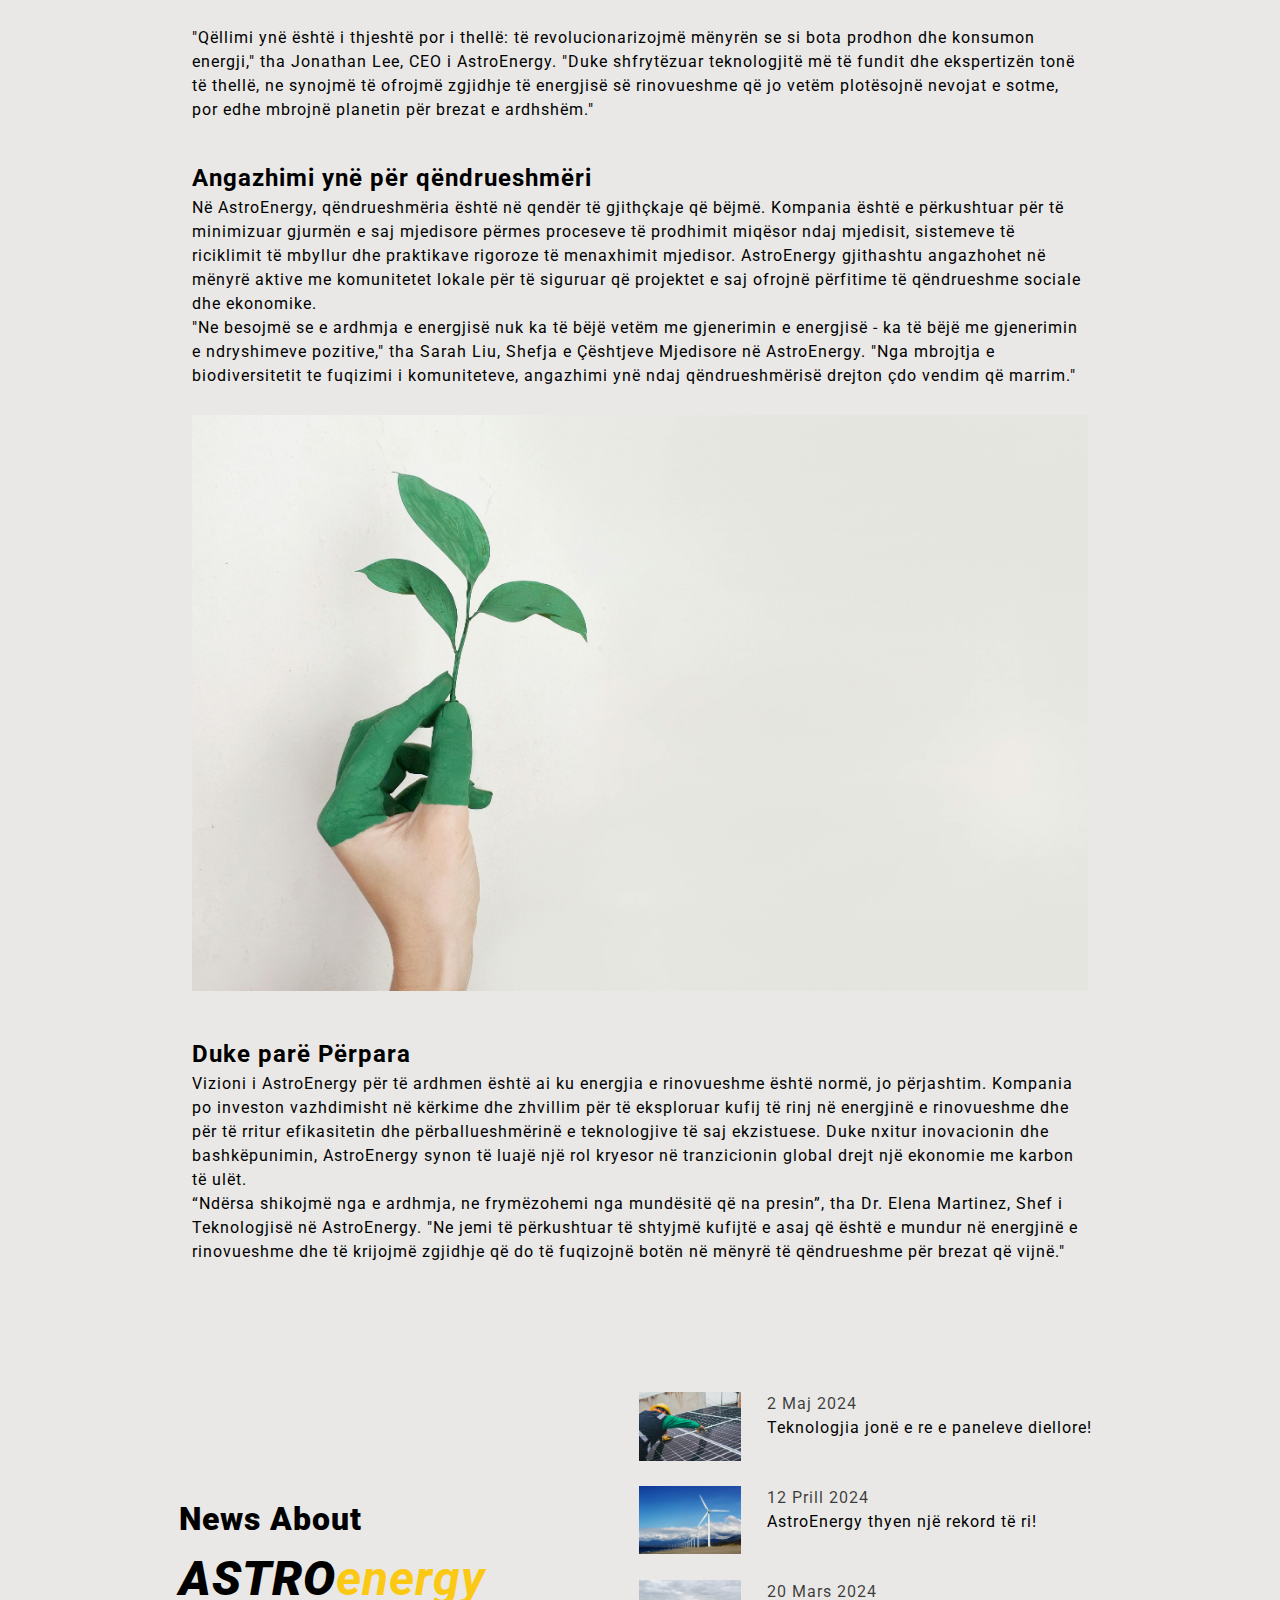
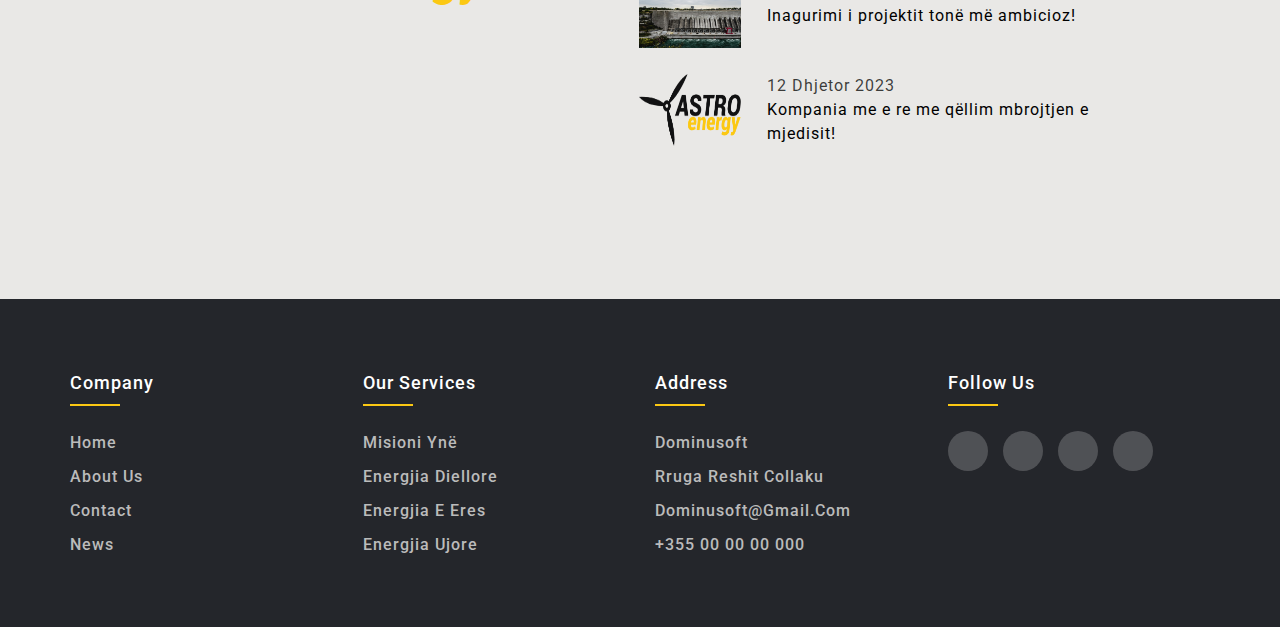
<file: news_fourth.html>
<!DOCTYPE html>
<html lang="en">
<head>
    <meta charset="UTF-8">
    <meta name="viewport" content="width=device-width, initial-scale=1.0">
    <title>Astro News</title>
    <link rel="shortcut icon" href="Images/logos/favicon2.ico" type="image/x-icon">
    <link rel="preconnect" href="https://fonts.googleapis.com">
    <link rel="preconnect" href="https://fonts.gstatic.com" crossorigin>
    <link href="https://fonts.googleapis.com/css2?family=Roboto:ital,wght@0,100;0,300;0,400;0,500;0,700;0,900;1,100;1,300;1,400;1,500;1,700;1,900&display=swap" rel="stylesheet">
    <link rel="stylesheet" href="https://cdnjs.cloudflare.com/ajax/libs/font-awesome/6.5.2/css/all.min.css" integrity="sha512-SnH5WK+bZxgPHs44uWIX+LLJAJ9/2PkPKZ5QiAj6Ta86w+fsb2TkcmfRyVX3pBnMFcV7oQPJkl9QevSCWr3W6A==" crossorigin="anonymous" referrerpolicy="no-referrer" />
    <link rel="stylesheet" href="css/news_fourth.css">
</head>
<body>

    <!-- Sidebar -->

    <div id="top"></div>
    <nav class="nav">
        <img src="Images/logos/mainLogoFinal.png" id="topLogo" onclick="scrollToTop()">
        <ul class="sidebar">
            <li onclick="hideSidebar()"><a href="#" onclick="event.preventDefault()"><svg xmlns="http://www.w3.org/2000/svg" height="24px" viewBox="0 -960 960 960" width="24px" fill="#000000"><path d="m256-200-56-56 224-224-224-224 56-56 224 224 224-224 56 56-224 224 224 224-56 56-224-224-224 224Z"/></svg></a></li>
            <li><a href="home.html">Home</a></li>
            <li><a href="about.html">About Us</a></li>
            <li><a href="contact.html">Contact</a></li>
            <li><a href="#" onclick="event.preventDefault()">News</a></li>
        </ul>

        <!-- Navbar -->

        <ul>
            <li class="hideOnMobile"><a href="home.html">Home</a></li>
            <li class="hideOnMobile"><a href="about.html">About Us</a></li>
            <li class="hideOnMobile"><a href="contact.html">Contact</a></li>
            <li class="hideOnMobile"><a href="#" onclick="event.preventDefault()">News</a></li>
            <li class="menuButton" onclick="showSidebar()"><a href="#" onclick="event.preventDefault()"><svg xmlns="http://www.w3.org/2000/svg" height="24px" viewBox="0 -960 960 960" width="24px" fill="#000000"><path d="M120-240v-80h720v80H120Zm0-200v-80h720v80H120Zm0-200v-80h720v80H120Z"/></svg></a></li>
        </ul>
    </nav>

    <div id="start">
        <h1 id="title">Kompania më e re me qëllim mbrojtjen e mjedisit</h1><time id="fourth_time" datetime="12/12/2023">12 Dhjetor 2023</time>
    </div>

    <div id="firstParagraph" class="paragraphs">
        <p>Në një epokë ku kërkesa për energji të pastër dhe të rinovueshme nuk ka qenë kurrë më e madhe, AstroEnergy shfaqet si një pionier në sektorin e energjisë së rinovueshme. Duke kombinuar teknologjinë më të avancuar me një përkushtim të palëkundur ndaj qëndrueshmërisë, AstroEnergy është gati të transformojë peizazhin global të energjisë dhe të udhëheqë ngarkesën drejt një të ardhmeje më të gjelbër dhe më të qëndrueshme.</p>

        <div id="first_picture">
            <img src="Images/News/news_fourth/photo1.png">
        </div>
    </div>

    <div id="secondParagraph" class="paragraphs">
        <h2>Kush jemi ne</h2>
        <p>AstroEnergy is a leading provider of innovative renewable energy solutions, dedicated to making clean energy accessible and affordable for everyone. Founded by a team of visionaries and industry experts, AstroEnergy's mission is to harness the power of natural resources to create a sustainable and prosperous world.</p>

        <div id="second_picture">
            <img src="Images/News/news_fourth/photo2.jpg">
        </div>

        <p>"Qëllimi ynë është i thjeshtë por i thellë: të revolucionarizojmë mënyrën se si bota prodhon dhe konsumon energji," tha Jonathan Lee, CEO i AstroEnergy. "Duke shfrytëzuar teknologjitë më të fundit dhe ekspertizën tonë të thellë, ne synojmë të ofrojmë zgjidhje të energjisë së rinovueshme që jo vetëm plotësojnë nevojat e sotme, por edhe mbrojnë planetin për brezat e ardhshëm."</p>
    </div>

    <div id="thirdParagraph" class="paragraphs">
        <h2>Angazhimi ynë për qëndrueshmëri</h2>
        <p>Në AstroEnergy, qëndrueshmëria është në qendër të gjithçkaje që bëjmë. Kompania është e përkushtuar për të minimizuar gjurmën e saj mjedisore përmes proceseve të prodhimit miqësor ndaj mjedisit, sistemeve të riciklimit të mbyllur dhe praktikave rigoroze të menaxhimit mjedisor. AstroEnergy gjithashtu angazhohet në mënyrë aktive me komunitetet lokale për të siguruar që projektet e saj ofrojnë përfitime të qëndrueshme sociale dhe ekonomike.</p>

        <p>"Ne besojmë se e ardhmja e energjisë nuk ka të bëjë vetëm me gjenerimin e energjisë - ka të bëjë me gjenerimin e ndryshimeve pozitive," tha Sarah Liu, Shefja e Çështjeve Mjedisore në AstroEnergy. "Nga mbrojtja e biodiversitetit te fuqizimi i komuniteteve, angazhimi ynë ndaj qëndrueshmërisë drejton çdo vendim që marrim."</p>

        <div id="third_picture">
            <img src="Images/News/news_fourth/photo3.jpg">
        </div>
    </div>

    <div id="fourthParagraph" class="paragraphs">
        <h2>Duke parë Përpara</h2>
        <p>Vizioni i AstroEnergy për të ardhmen është ai ku energjia e rinovueshme është normë, jo përjashtim. Kompania po investon vazhdimisht në kërkime dhe zhvillim për të eksploruar kufij të rinj në energjinë e rinovueshme dhe për të rritur efikasitetin dhe përballueshmërinë e teknologjive të saj ekzistuese. Duke nxitur inovacionin dhe bashkëpunimin, AstroEnergy synon të luajë një rol kryesor në tranzicionin global drejt një ekonomie me karbon të ulët.</p>

        <p>“Ndërsa shikojmë nga e ardhmja, ne frymëzohemi nga mundësitë që na presin”, tha Dr. Elena Martinez, Shef i Teknologjisë në AstroEnergy. "Ne jemi të përkushtuar të shtyjmë kufijtë e asaj që është e mundur në energjinë e rinovueshme dhe të krijojmë zgjidhje që do të fuqizojnë botën në mënyrë të qëndrueshme për brezat që vijnë."</p>
    </div>

    <!-- News -->

    <!-- News -->

    <div id="news" name="news">

        <div id="newsBanner">
            <div id="newsTitle">
                <p>News About</p>
            </div>
                <div id="astro">
                    <p>ASTRO</p>
                    <div id="yellowEnergy">
                        <p>energy</p>
                    </div>
                </div>
            </div>
        <div id="newsContent">
            <a href="news_first.html">
                <div class="theNews" id="first">
                    <img src="Images/News/Solar Pannel News.jpg" class="newsImg">
                    <div class="newsHeadline">
                        <time datetime="02/05/2024">2 Maj 2024</time> <p class="newsText">Teknologjia jonë e re e paneleve diellore!</p>
                    </div>
                </div>
            </a>
            <a href="news_second.html">
                <div class="theNews" id="second">
                    <img src="Images/News/Windmill News.jpg" class="newsImg">
                    <div class=class="newsHeadline">
                        <time datetime="02/05/2024">12 Prill 2024</time> <p class="newsText">AstroEnergy thyen një rekord të ri!</p>
                    </div>
                </div>
            </a>
            <a href="news_third.html">
                <div class="theNews" id="third">
                    <img src="Images/News/Hidrocentral News.jpg" class="newsImg">
                    <div class=class="newsHeadline">
                        <time datetime="02/05/2024">20 Mars 2024</time> <p class="newsText">Inagurimi i projektit tonë më ambicioz!</p>
                    </div>
                </div>
            </a>
            <a href="news_fourth.html">
                <div class="theNews" id="fourth">
                    <img src="Images/logos/mainLogoFinal.png" class="newsImg">
                    <div class="newsHeadline">
                        <time datetime="12/12/2023">12 Dhjetor 2023</time> <p class="newsText">Kompania me e re me qëllim mbrojtjen e mjedisit!</p>
                    </div>
                </div>
            </a>
        </div>
    </div>

    <!-- Footer -->

    <footer class="footer">
        <div class="footerContainer">
            <div class="row">
                <div class="footerCol">
                    <h4>Company</h4>
                    <ul>
                        <li><a href="home.html">Home</a></li>
                        <li><a href="about.html">About Us</a></li>
                        <li><a href="contact.html">Contact</a></li>
                        <li><a href="#" onclick="event.preventDefault()">News</a></li>
                    </ul>
                </div>
                <div class="footerCol">
                    <h4>Our Services</h4>
                    <ul>
                        <li><a href ="about.html">Misioni Ynë</a></li>
                        <li><a href ="dielli.html">Energjia Diellore</a></li>
                        <li><a href ="era.html">Energjia e Eres</a></li>
                        <li><a href ="uji.html">Energjia Ujore</a></li>
                    </ul>
                </div>
                <div class="footerCol">
                    <h4>Address</h4>
                    <ul>
                        <li><a href ="#" onclick="event.preventDefault();">Dominusoft</a></li>
                        <li><a href ="#" onclick="event.preventDefault();">Rruga Reshit Collaku</a></li>
                        <li><a href ="#" onclick="event.preventDefault();">dominusoft@gmail.com</a></li>
                        <li><a href ="#" onclick="event.preventDefault();">+355 00 00 00 000</a></li>
                    </ul>
                </div>
                <div class="footerCol">
                    <h4>Follow Us</h4>
                    <div class="socials">
                        <a href ="https://www.facebook.com/" target="_blank"><i class="fa-brands fa-facebook-f"></i></a>
                        <a href ="https://www.instagram.com/" target="_blank"><i class="fa-brands fa-instagram"></i></a>
                        <a href ="https://www.twitter.com/" target="_blank"><i class="fa-brands fa-x-twitter"></i></a>
                        <a href ="https://www.linkedin.com/feed/" target="_blank"><i class="fa-brands fa-linkedin-in"></i></a>
                    </div>
                </div>
            </div>
        </div>
    </footer>

    <script src="JS/news_fourth.js"></script>
    
</body>
</html>
</file>
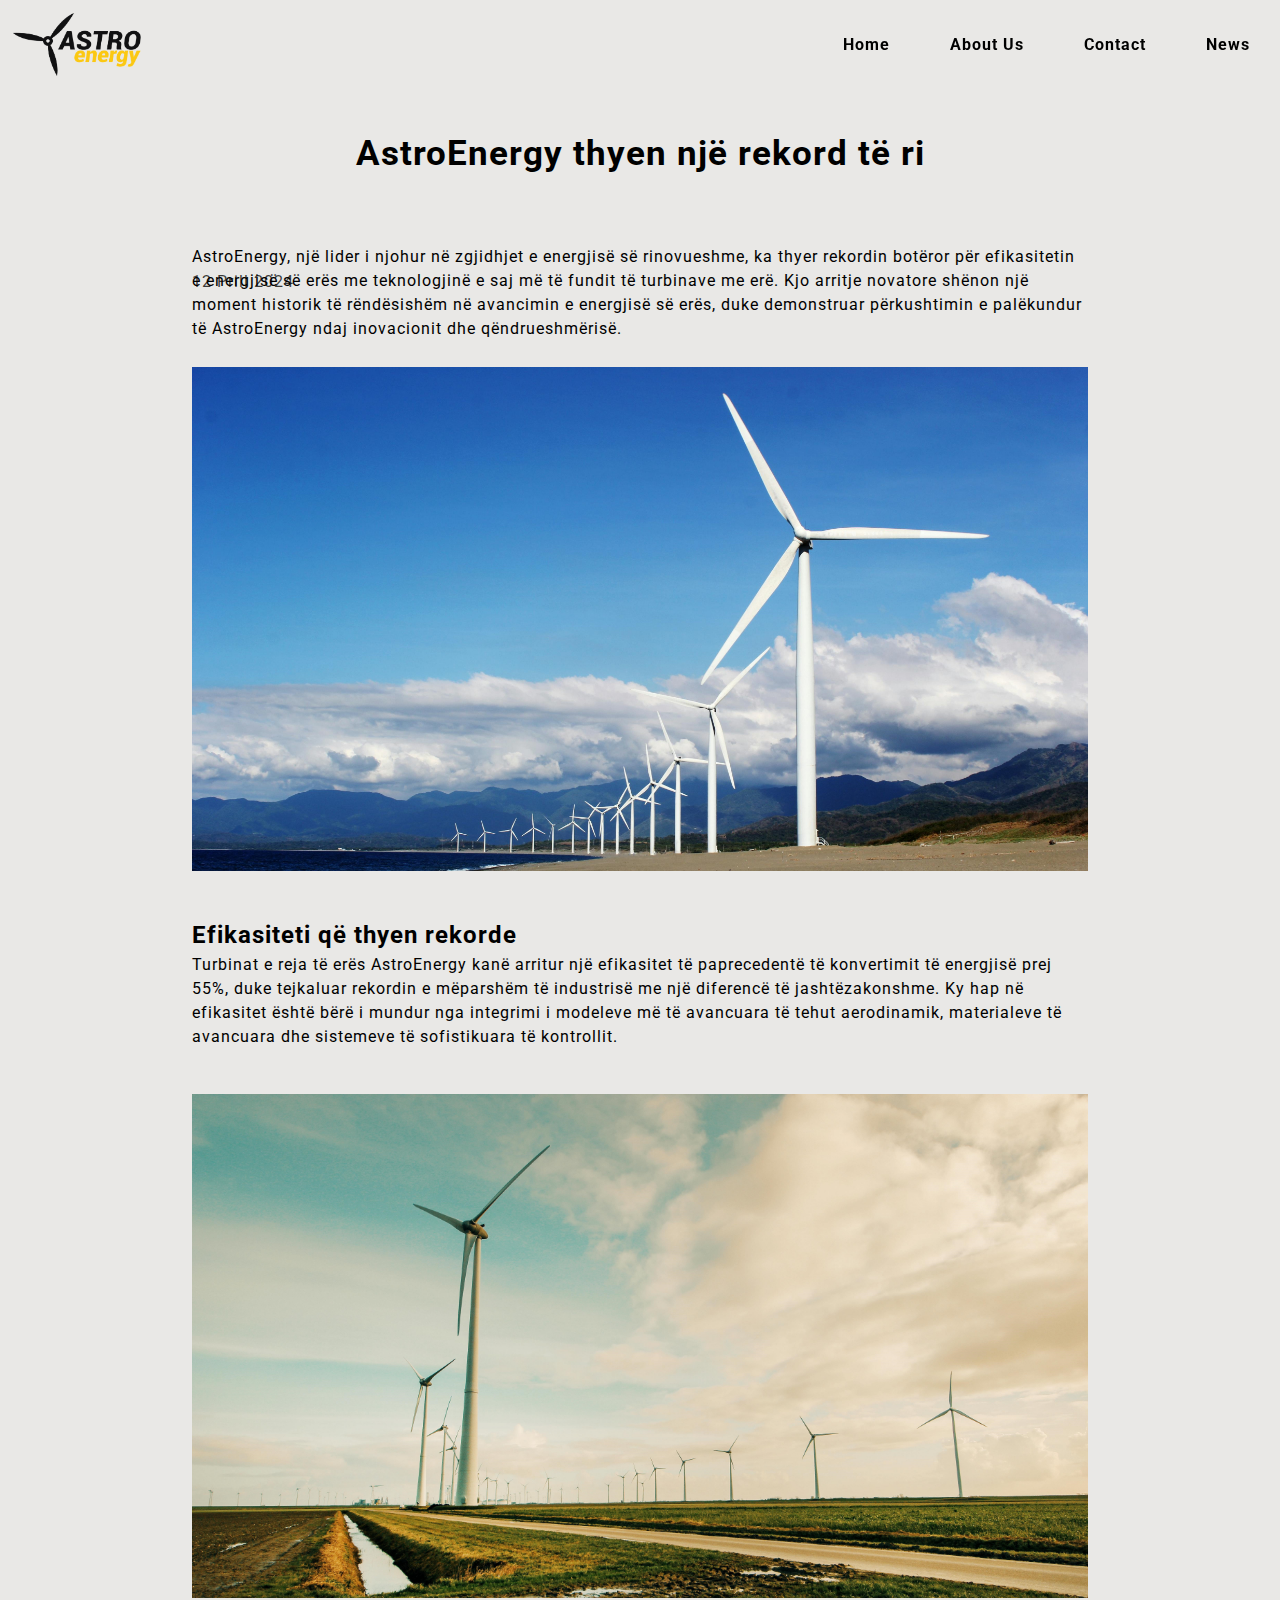
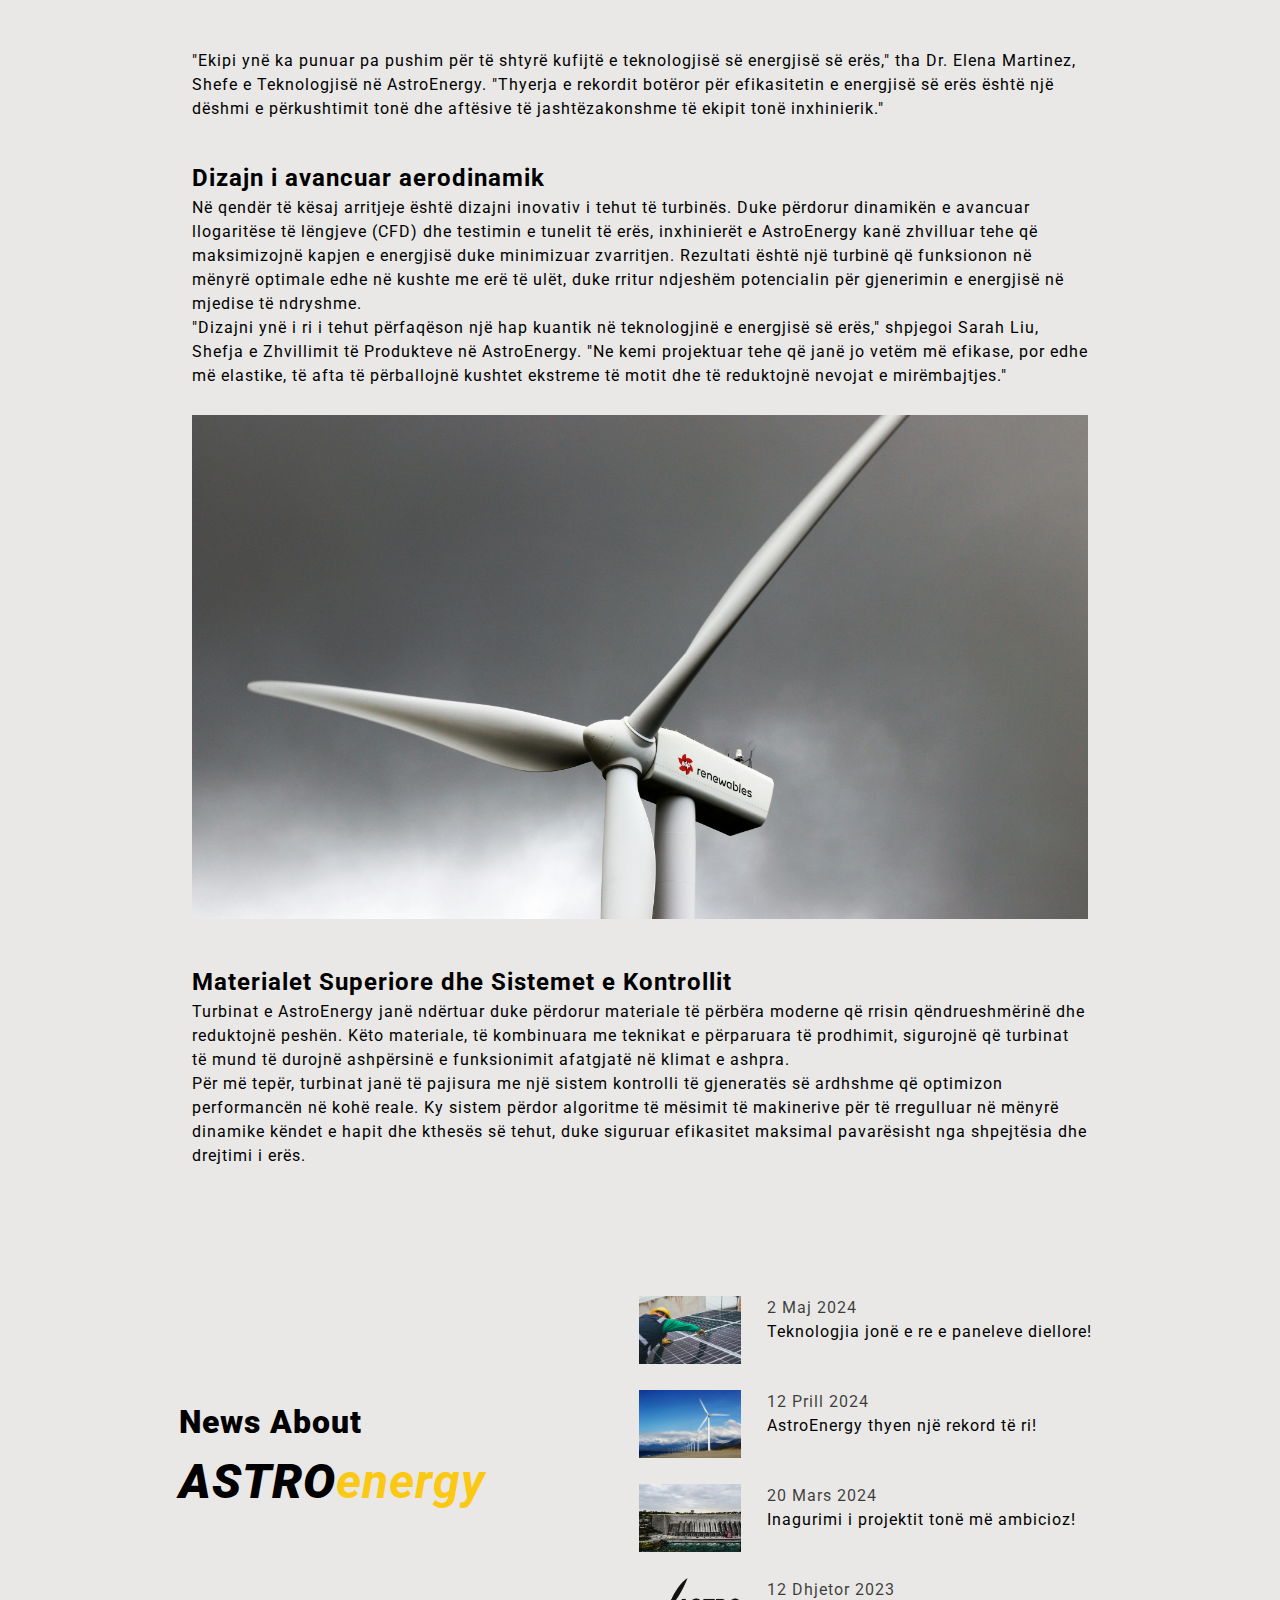
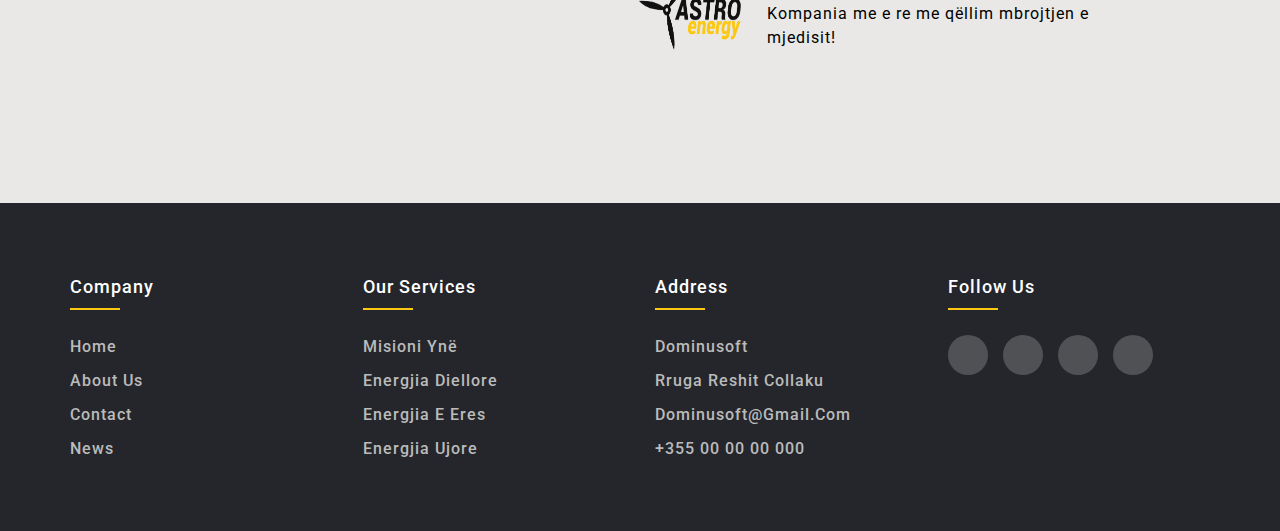
<file: news_second.html>
<!DOCTYPE html>
<html lang="en">
<head>
    <meta charset="UTF-8">
    <meta name="viewport" content="width=device-width, initial-scale=1.0">
    <title>Astro News</title>
    <link rel="shortcut icon" href="Images/logos/favicon2.ico" type="image/x-icon">
    <link rel="preconnect" href="https://fonts.googleapis.com">
    <link rel="preconnect" href="https://fonts.gstatic.com" crossorigin>
    <link href="https://fonts.googleapis.com/css2?family=Roboto:ital,wght@0,100;0,300;0,400;0,500;0,700;0,900;1,100;1,300;1,400;1,500;1,700;1,900&display=swap" rel="stylesheet">
    <link rel="stylesheet" href="https://cdnjs.cloudflare.com/ajax/libs/font-awesome/6.5.2/css/all.min.css" integrity="sha512-SnH5WK+bZxgPHs44uWIX+LLJAJ9/2PkPKZ5QiAj6Ta86w+fsb2TkcmfRyVX3pBnMFcV7oQPJkl9QevSCWr3W6A==" crossorigin="anonymous" referrerpolicy="no-referrer" />
    <link rel="stylesheet" href="css/news_second.css">
</head>
<body>

    <!-- Sidebar -->

    <div id="top"></div>
    <nav class="nav">
        <img src="Images/logos/mainLogoFinal.png" id="topLogo" onclick="scrollToTop()">
        <ul class="sidebar">
            <li onclick="hideSidebar()"><a href="#" onclick="event.preventDefault()"><svg xmlns="http://www.w3.org/2000/svg" height="24px" viewBox="0 -960 960 960" width="24px" fill="#000000"><path d="m256-200-56-56 224-224-224-224 56-56 224 224 224-224 56 56-224 224 224 224-56 56-224-224-224 224Z"/></svg></a></li>
            <li><a href="home.html">Home</a></li>
            <li><a href="about.html">About Us</a></li>
            <li><a href="contact.html">Contact</a></li>
            <li><a href="#" onclick="event.preventDefault()">News</a></li>
        </ul>

        <!-- Navbar -->

        <ul>
            <li class="hideOnMobile"><a href="home.html">Home</a></li>
            <li class="hideOnMobile"><a href="about.html">About Us</a></li>
            <li class="hideOnMobile"><a href="contact.html">Contact</a></li>
            <li class="hideOnMobile"><a href="#" onclick="event.preventDefault()">News</a></li>
            <li class="menuButton" onclick="showSidebar()"><a href="#" onclick="event.preventDefault()"><svg xmlns="http://www.w3.org/2000/svg" height="24px" viewBox="0 -960 960 960" width="24px" fill="#000000"><path d="M120-240v-80h720v80H120Zm0-200v-80h720v80H120Zm0-200v-80h720v80H120Z"/></svg></a></li>
        </ul>
    </nav>

    <div id="start">
        <h1 id="title">AstroEnergy thyen një rekord të ri</h1><time id="second_time" datetime="12/04/2024">12 Prill 2024</time>
    </div>

    <div id="firstParagraph" class="paragraphs">
        <p>AstroEnergy, një lider i njohur në zgjidhjet e energjisë së rinovueshme, ka thyer rekordin botëror për efikasitetin e energjisë së erës me teknologjinë e saj më të fundit të turbinave me erë. Kjo arritje novatore shënon një moment historik të rëndësishëm në avancimin e energjisë së erës, duke demonstruar përkushtimin e palëkundur të AstroEnergy ndaj inovacionit dhe qëndrueshmërisë.</p>

        <div id="first_picture">
            <img src="Images/News/news_second/photo1.jpg">
        </div>
    </div>

    <div id="secondParagraph" class="paragraphs">
        <h2>Efikasiteti që thyen rekorde</h2>
        <p>Turbinat e reja të erës AstroEnergy kanë arritur një efikasitet të paprecedentë të konvertimit të energjisë prej 55%, duke tejkaluar rekordin e mëparshëm të industrisë me një diferencë të jashtëzakonshme. Ky hap në efikasitet është bërë i mundur nga integrimi i modeleve më të avancuara të tehut aerodinamik, materialeve të avancuara dhe sistemeve të sofistikuara të kontrollit.</p>

        <div id="second_picture">
            <img src="Images/News/news_second/photo2.jpg">
        </div>

        <p>"Ekipi ynë ka punuar pa pushim për të shtyrë kufijtë e teknologjisë së energjisë së erës," tha Dr. Elena Martinez, Shefe e Teknologjisë në AstroEnergy. "Thyerja e rekordit botëror për efikasitetin e energjisë së erës është një dëshmi e përkushtimit tonë dhe aftësive të jashtëzakonshme të ekipit tonë inxhinierik."</p>
    </div>

    <div id="thirdParagraph" class="paragraphs">
        <h2>Dizajn i avancuar aerodinamik</h2>
        <p>Në qendër të kësaj arritjeje është dizajni inovativ i tehut të turbinës. Duke përdorur dinamikën e avancuar llogaritëse të lëngjeve (CFD) dhe testimin e tunelit të erës, inxhinierët e AstroEnergy kanë zhvilluar tehe që maksimizojnë kapjen e energjisë duke minimizuar zvarritjen. Rezultati është një turbinë që funksionon në mënyrë optimale edhe në kushte me erë të ulët, duke rritur ndjeshëm potencialin për gjenerimin e energjisë në mjedise të ndryshme.</p>

        <p>"Dizajni ynë i ri i tehut përfaqëson një hap kuantik në teknologjinë e energjisë së erës," shpjegoi Sarah Liu, Shefja e Zhvillimit të Produkteve në AstroEnergy. "Ne kemi projektuar tehe që janë jo vetëm më efikase, por edhe më elastike, të afta të përballojnë kushtet ekstreme të motit dhe të reduktojnë nevojat e mirëmbajtjes."</p>

        <div id="third_picture">
            <img src="Images/News/news_second/photo3.jpg">
        </div>
    </div>

    <div id="fourthParagraph" class="paragraphs">
        <h2>Materialet Superiore dhe Sistemet e Kontrollit</h2>
        <p>Turbinat e AstroEnergy janë ndërtuar duke përdorur materiale të përbëra moderne që rrisin qëndrueshmërinë dhe reduktojnë peshën. Këto materiale, të kombinuara me teknikat e përparuara të prodhimit, sigurojnë që turbinat të mund të durojnë ashpërsinë e funksionimit afatgjatë në klimat e ashpra.</p>

        <p>Për më tepër, turbinat janë të pajisura me një sistem kontrolli të gjeneratës së ardhshme që optimizon performancën në kohë reale. Ky sistem përdor algoritme të mësimit të makinerive për të rregulluar në mënyrë dinamike këndet e hapit dhe kthesës së tehut, duke siguruar efikasitet maksimal pavarësisht nga shpejtësia dhe drejtimi i erës.</p>
    </div>

    <!-- News -->

    <div id="news" name="news">

        <div id="newsBanner">
            <div id="newsTitle">
                <p>News About</p>
            </div>
                <div id="astro">
                    <p>ASTRO</p>
                    <div id="yellowEnergy">
                        <p>energy</p>
                    </div>
                </div>
            </div>
        <div id="newsContent">
            <a href="news_first.html">
                <div class="theNews" id="first">
                    <img src="Images/News/Solar Pannel News.jpg" class="newsImg">
                    <div class="newsHeadline">
                        <time datetime="02/05/2024">2 Maj 2024</time> <p class="newsText">Teknologjia jonë e re e paneleve diellore!</p>
                    </div>
                </div>
            </a>
            <a href="news_second.html">
                <div class="theNews" id="second">
                    <img src="Images/News/Windmill News.jpg" class="newsImg">
                    <div class=class="newsHeadline">
                        <time datetime="02/05/2024">12 Prill 2024</time> <p class="newsText">AstroEnergy thyen një rekord të ri!</p>
                    </div>
                </div>
            </a>
            <a href="news_third.html">
                <div class="theNews" id="third">
                    <img src="Images/News/Hidrocentral News.jpg" class="newsImg">
                    <div class=class="newsHeadline">
                        <time datetime="02/05/2024">20 Mars 2024</time> <p class="newsText">Inagurimi i projektit tonë më ambicioz!</p>
                    </div>
                </div>
            </a>
            <a href="news_fourth.html">
                <div class="theNews" id="fourth">
                    <img src="Images/logos/mainLogoFinal.png" class="newsImg">
                    <div class="newsHeadline">
                        <time datetime="12/12/2023">12 Dhjetor 2023</time> <p class="newsText">Kompania me e re me qëllim mbrojtjen e mjedisit!</p>
                    </div>
                </div>
            </a>
        </div>
    </div>

    <!-- Footer -->

    <footer class="footer">
        <div class="footerContainer">
            <div class="row">
                <div class="footerCol">
                    <h4>Company</h4>
                    <ul>
                        <li><a href="home.html">Home</a></li>
                        <li><a href="about.html">About Us</a></li>
                        <li><a href="contact.html">Contact</a></li>
                        <li><a href="#" onclick="event.preventDefault()">News</a></li>
                    </ul>
                </div>
                <div class="footerCol">
                    <h4>Our Services</h4>
                    <ul>
                        <li><a href ="about.html">Misioni Ynë</a></li>
                        <li><a href ="dielli.html">Energjia Diellore</a></li>
                        <li><a href ="era.html">Energjia e Eres</a></li>
                        <li><a href ="uji.html">Energjia Ujore</a></li>
                    </ul>
                </div>
                <div class="footerCol">
                    <h4>Address</h4>
                    <ul>
                        <li><a href ="#" onclick="event.preventDefault();">Dominusoft</a></li>
                        <li><a href ="#" onclick="event.preventDefault();">Rruga Reshit Collaku</a></li>
                        <li><a href ="#" onclick="event.preventDefault();">dominusoft@gmail.com</a></li>
                        <li><a href ="#" onclick="event.preventDefault();">+355 00 00 00 000</a></li>
                    </ul>
                </div>
                <div class="footerCol">
                    <h4>Follow Us</h4>
                    <div class="socials">
                        <a href ="https://www.facebook.com/" target="_blank"><i class="fa-brands fa-facebook-f"></i></a>
                        <a href ="https://www.instagram.com/" target="_blank"><i class="fa-brands fa-instagram"></i></a>
                        <a href ="https://www.twitter.com/" target="_blank"><i class="fa-brands fa-x-twitter"></i></a>
                        <a href ="https://www.linkedin.com/feed/" target="_blank"><i class="fa-brands fa-linkedin-in"></i></a>
                    </div>
                </div>
            </div>
        </div>
    </footer>

    <script src="JS/news_second.js"></script>
    
</body>
</html>
</file>
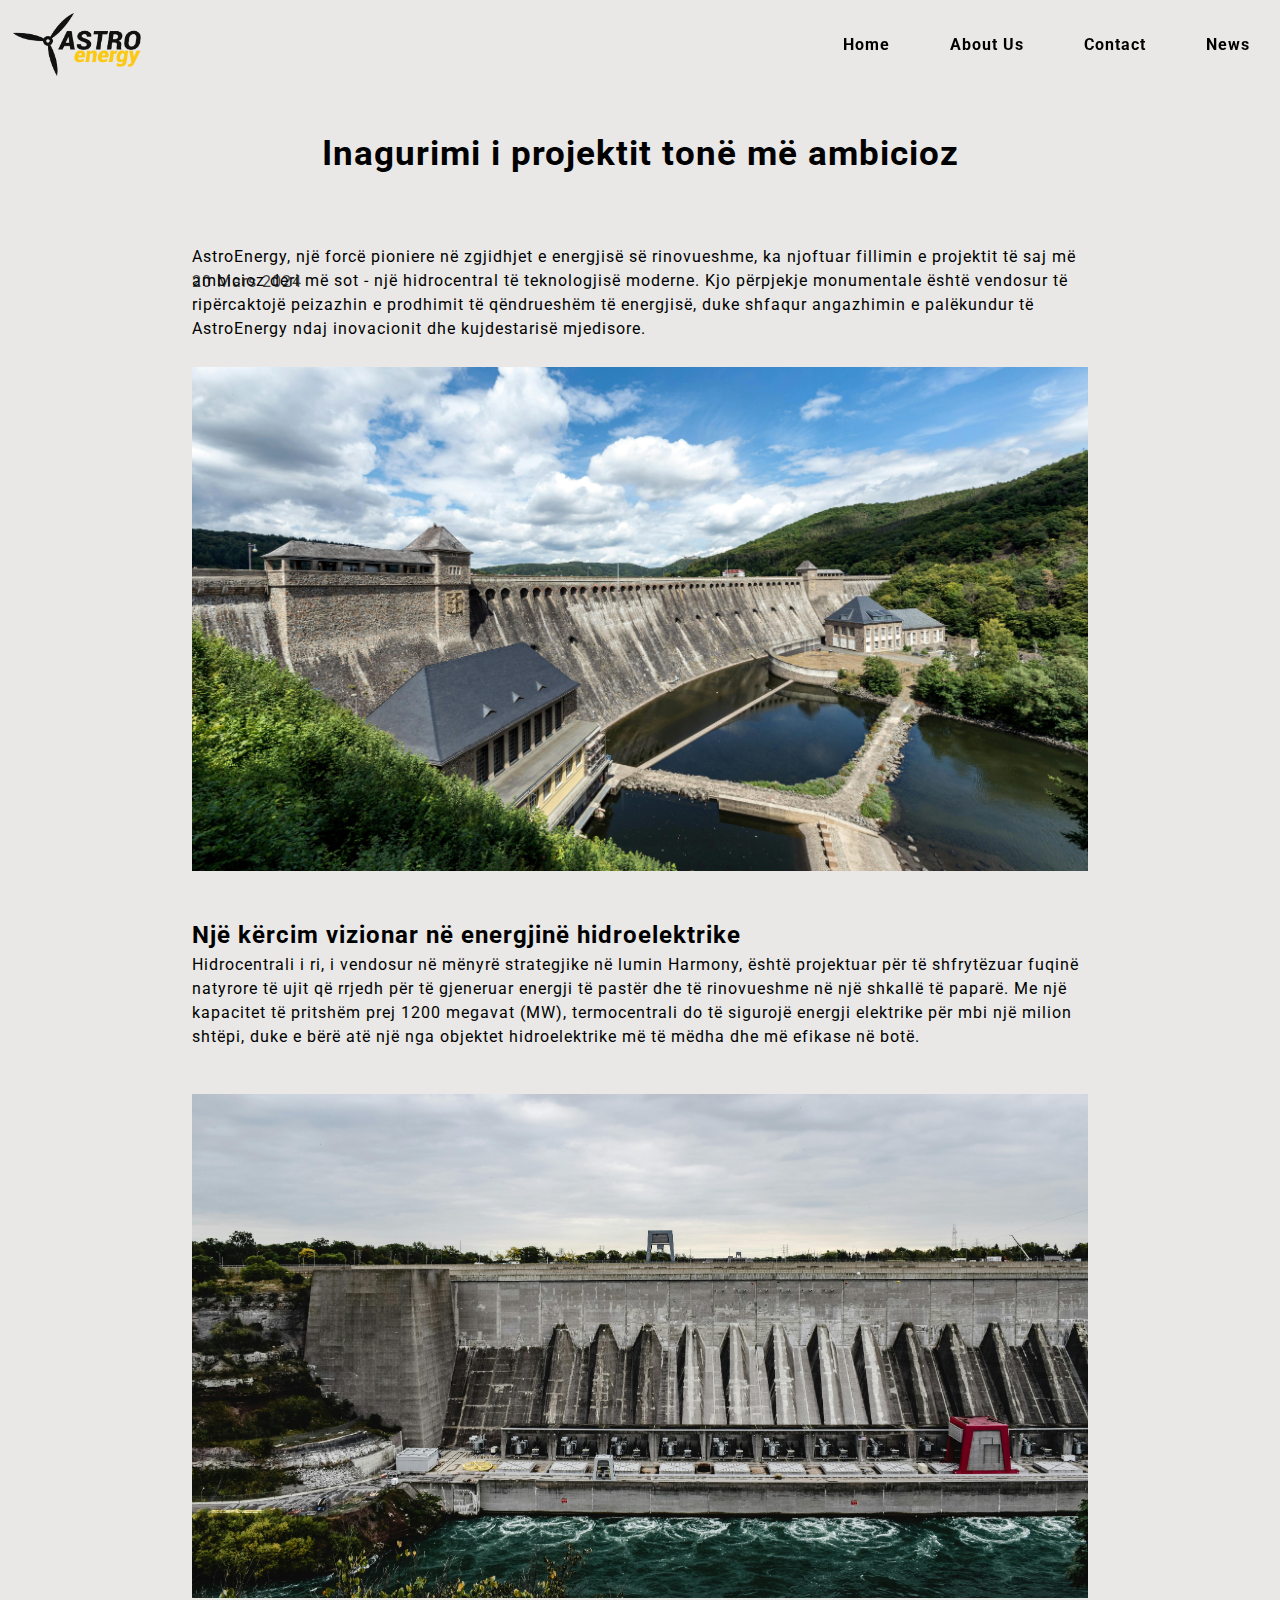
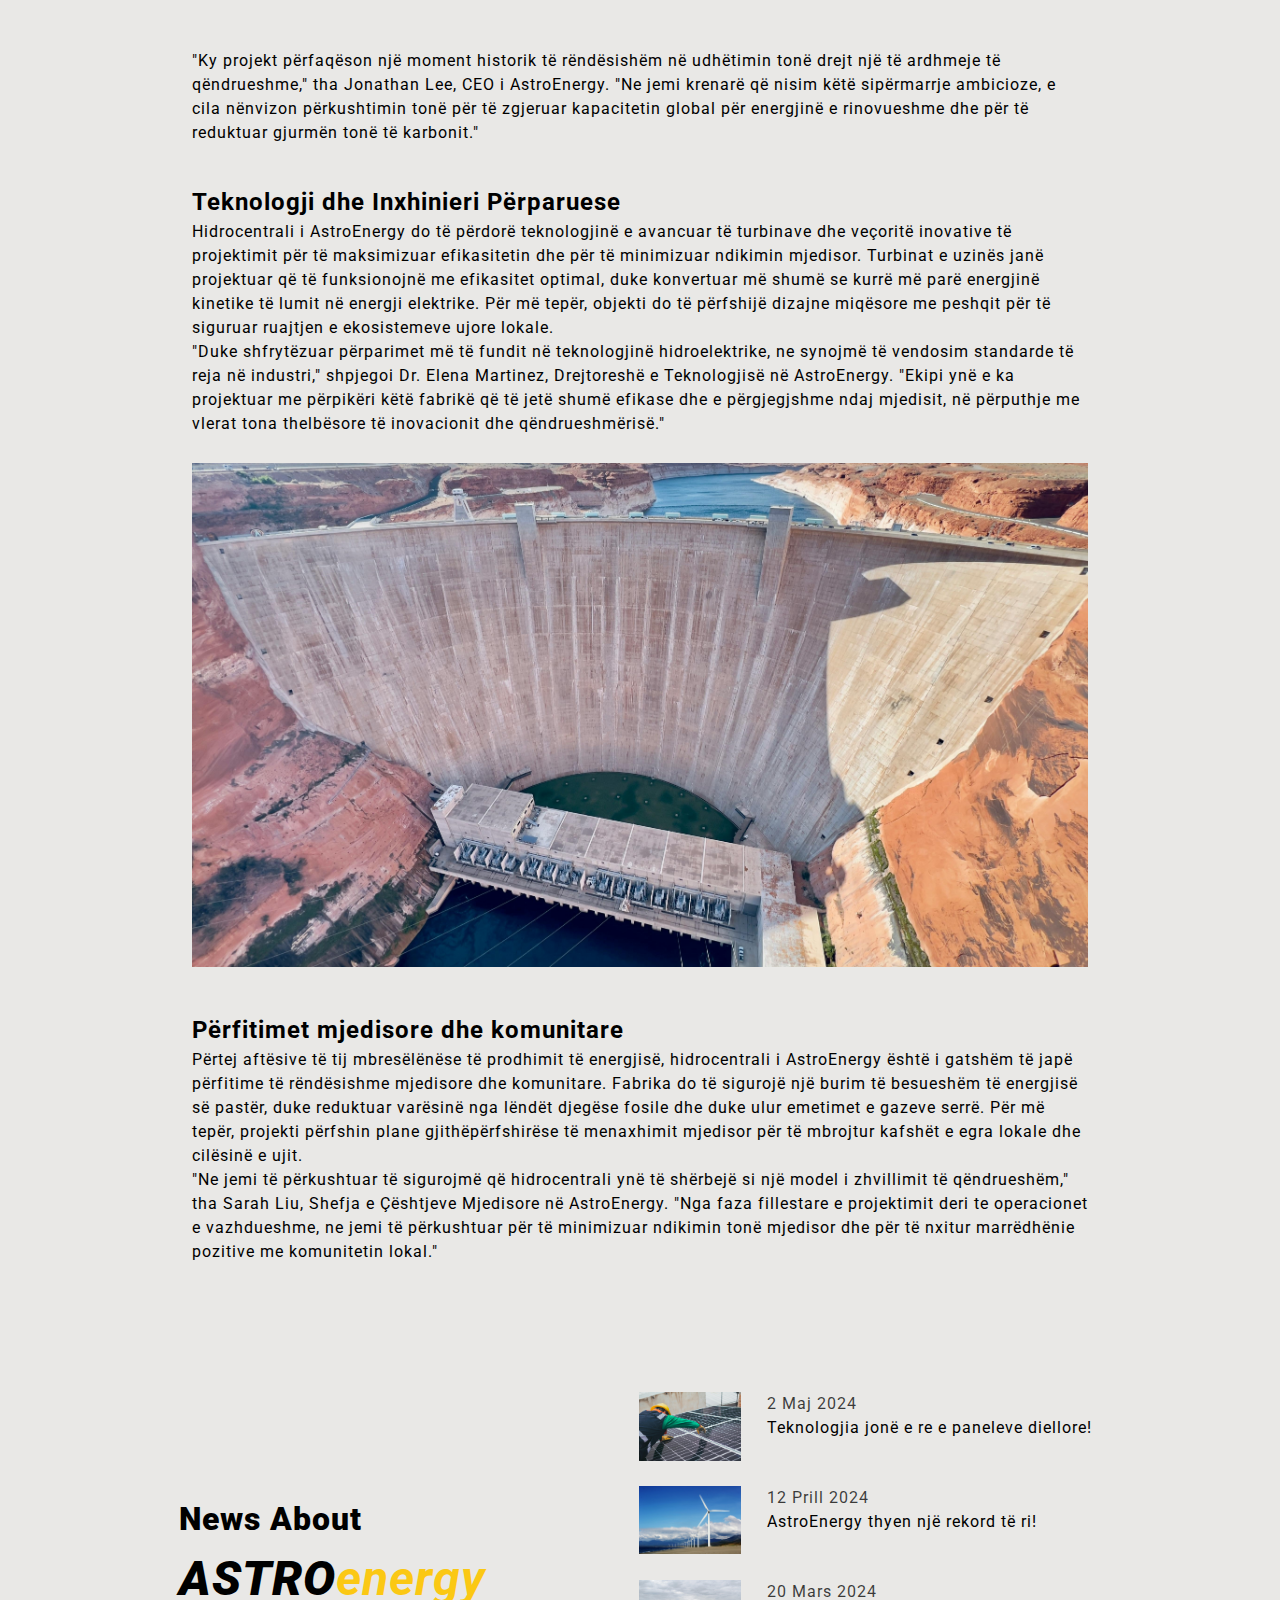
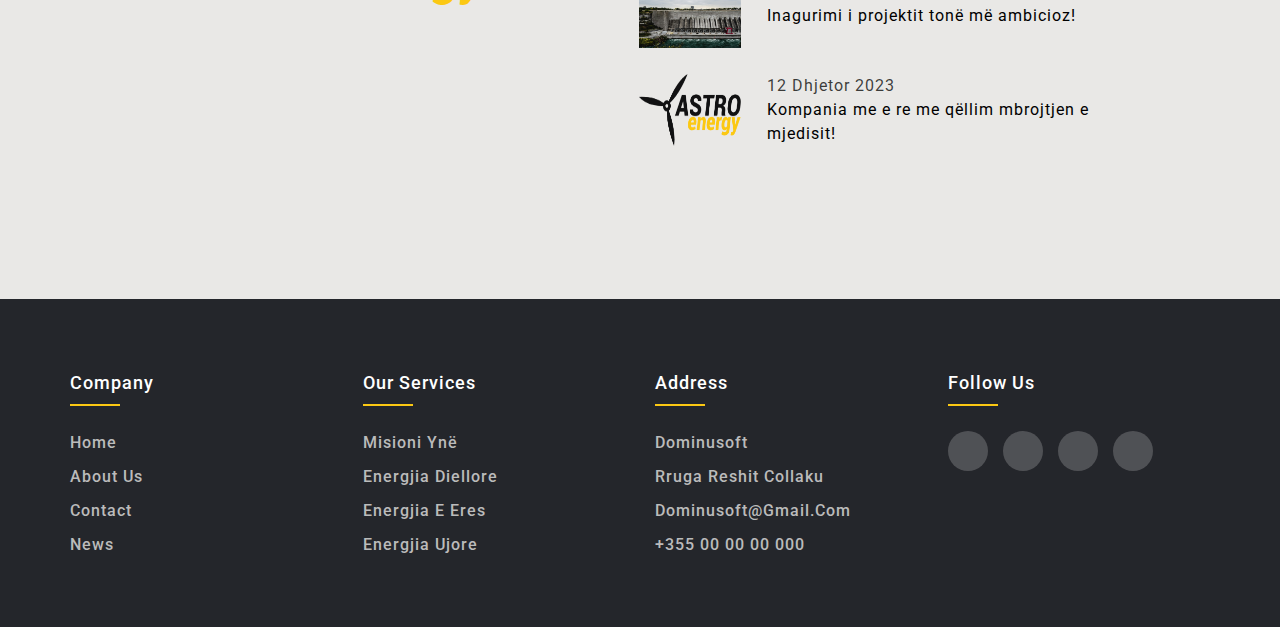
<file: news_third.html>
<!DOCTYPE html>
<html lang="en">
<head>
    <meta charset="UTF-8">
    <meta name="viewport" content="width=device-width, initial-scale=1.0">
    <title>Astro News</title>
    <link rel="shortcut icon" href="Images/logos/favicon2.ico" type="image/x-icon">
    <link rel="preconnect" href="https://fonts.googleapis.com">
    <link rel="preconnect" href="https://fonts.gstatic.com" crossorigin>
    <link href="https://fonts.googleapis.com/css2?family=Roboto:ital,wght@0,100;0,300;0,400;0,500;0,700;0,900;1,100;1,300;1,400;1,500;1,700;1,900&display=swap" rel="stylesheet">
    <link rel="stylesheet" href="https://cdnjs.cloudflare.com/ajax/libs/font-awesome/6.5.2/css/all.min.css" integrity="sha512-SnH5WK+bZxgPHs44uWIX+LLJAJ9/2PkPKZ5QiAj6Ta86w+fsb2TkcmfRyVX3pBnMFcV7oQPJkl9QevSCWr3W6A==" crossorigin="anonymous" referrerpolicy="no-referrer" />
    <link rel="stylesheet" href="css/news_third.css">
</head>
<body>

    <!-- Sidebar -->

    <div id="top"></div>
    <nav class="nav">
        <img src="Images/logos/mainLogoFinal.png" id="topLogo" onclick="scrollToTop()">
        <ul class="sidebar">
            <li onclick="hideSidebar()"><a href="#" onclick="event.preventDefault()"><svg xmlns="http://www.w3.org/2000/svg" height="24px" viewBox="0 -960 960 960" width="24px" fill="#000000"><path d="m256-200-56-56 224-224-224-224 56-56 224 224 224-224 56 56-224 224 224 224-56 56-224-224-224 224Z"/></svg></a></li>
            <li><a href="home.html">Home</a></li>
            <li><a href="about.html">About Us</a></li>
            <li><a href="contact.html">Contact</a></li>
            <li><a href="#" onclick="event.preventDefault()">News</a></li>
        </ul>

        <!-- Navbar -->

        <ul>
            <li class="hideOnMobile"><a href="home.html">Home</a></li>
            <li class="hideOnMobile"><a href="about.html">About Us</a></li>
            <li class="hideOnMobile"><a href="contact.html">Contact</a></li>
            <li class="hideOnMobile"><a href="#" onclick="event.preventDefault()">News</a></li>
            <li class="menuButton" onclick="showSidebar()"><a href="#" onclick="event.preventDefault()"><svg xmlns="http://www.w3.org/2000/svg" height="24px" viewBox="0 -960 960 960" width="24px" fill="#000000"><path d="M120-240v-80h720v80H120Zm0-200v-80h720v80H120Zm0-200v-80h720v80H120Z"/></svg></a></li>
        </ul>
    </nav>

    <div id="start">
        <h1 id="title">Inagurimi i projektit tonë më ambicioz</h1><time id="third_time" datetime="20/03/2024">20 Mars 2024</time>
    </div>

    <div id="firstParagraph" class="paragraphs">
        <p>AstroEnergy, një forcë pioniere në zgjidhjet e energjisë së rinovueshme, ka njoftuar fillimin e projektit të saj më ambicioz deri më sot - një hidrocentral të teknologjisë moderne. Kjo përpjekje monumentale është vendosur të ripërcaktojë peizazhin e prodhimit të qëndrueshëm të energjisë, duke shfaqur angazhimin e palëkundur të AstroEnergy ndaj inovacionit dhe kujdestarisë mjedisore.</p>

        <div id="first_picture">
            <img src="Images/News/news_third/photo1.jpg">
        </div>
    </div>

    <div id="secondParagraph" class="paragraphs">
        <h2>Një kërcim vizionar në energjinë hidroelektrike</h2>
        <p>Hidrocentrali i ri, i vendosur në mënyrë strategjike në lumin Harmony, është projektuar për të shfrytëzuar fuqinë natyrore të ujit që rrjedh për të gjeneruar energji të pastër dhe të rinovueshme në një shkallë të paparë. Me një kapacitet të pritshëm prej 1200 megavat (MW), termocentrali do të sigurojë energji elektrike për mbi një milion shtëpi, duke e bërë atë një nga objektet hidroelektrike më të mëdha dhe më efikase në botë.</p>

        <div id="second_picture">
            <img src="Images/News/news_third/photo2.jpg">
        </div>

        <p>"Ky projekt përfaqëson një moment historik të rëndësishëm në udhëtimin tonë drejt një të ardhmeje të qëndrueshme," tha Jonathan Lee, CEO i AstroEnergy. "Ne jemi krenarë që nisim këtë sipërmarrje ambicioze, e cila nënvizon përkushtimin tonë për të zgjeruar kapacitetin global për energjinë e rinovueshme dhe për të reduktuar gjurmën tonë të karbonit."</p>
    </div>

    <div id="thirdParagraph" class="paragraphs">
        <h2>Teknologji dhe Inxhinieri Përparuese</h2>
        <p>Hidrocentrali i AstroEnergy do të përdorë teknologjinë e avancuar të turbinave dhe veçoritë inovative të projektimit për të maksimizuar efikasitetin dhe për të minimizuar ndikimin mjedisor. Turbinat e uzinës janë projektuar që të funksionojnë me efikasitet optimal, duke konvertuar më shumë se kurrë më parë energjinë kinetike të lumit në energji elektrike. Për më tepër, objekti do të përfshijë dizajne miqësore me peshqit për të siguruar ruajtjen e ekosistemeve ujore lokale.</p>

        <p>"Duke shfrytëzuar përparimet më të fundit në teknologjinë hidroelektrike, ne synojmë të vendosim standarde të reja në industri," shpjegoi Dr. Elena Martinez, Drejtoreshë e Teknologjisë në AstroEnergy. "Ekipi ynë e ka projektuar me përpikëri këtë fabrikë që të jetë shumë efikase dhe e përgjegjshme ndaj mjedisit, në përputhje me vlerat tona thelbësore të inovacionit dhe qëndrueshmërisë."</p>

        <div id="third_picture">
            <img src="Images/News/news_third/photo3.jpg">
        </div>
    </div>

    <div id="fourthParagraph" class="paragraphs">
        <h2>Përfitimet mjedisore dhe komunitare</h2>
        <p>Përtej aftësive të tij mbresëlënëse të prodhimit të energjisë, hidrocentrali i AstroEnergy është i gatshëm të japë përfitime të rëndësishme mjedisore dhe komunitare. Fabrika do të sigurojë një burim të besueshëm të energjisë së pastër, duke reduktuar varësinë nga lëndët djegëse fosile dhe duke ulur emetimet e gazeve serrë. Për më tepër, projekti përfshin plane gjithëpërfshirëse të menaxhimit mjedisor për të mbrojtur kafshët e egra lokale dhe cilësinë e ujit.</p>

        <p>"Ne jemi të përkushtuar të sigurojmë që hidrocentrali ynë të shërbejë si një model i zhvillimit të qëndrueshëm," tha Sarah Liu, Shefja e Çështjeve Mjedisore në AstroEnergy. "Nga faza fillestare e projektimit deri te operacionet e vazhdueshme, ne jemi të përkushtuar për të minimizuar ndikimin tonë mjedisor dhe për të nxitur marrëdhënie pozitive me komunitetin lokal."</p>
    </div>

    <!-- News -->

    <div id="news" name="news">

        <div id="newsBanner">
            <div id="newsTitle">
                <p>News About</p>
            </div>
                <div id="astro">
                    <p>ASTRO</p>
                    <div id="yellowEnergy">
                        <p>energy</p>
                    </div>
                </div>
            </div>
        <div id="newsContent">
            <a href="news_first.html">
                <div class="theNews" id="first">
                    <img src="Images/News/Solar Pannel News.jpg" class="newsImg">
                    <div class="newsHeadline">
                        <time datetime="02/05/2024">2 Maj 2024</time> <p class="newsText">Teknologjia jonë e re e paneleve diellore!</p>
                    </div>
                </div>
            </a>
            <a href="news_second.html">
                <div class="theNews" id="second">
                    <img src="Images/News/Windmill News.jpg" class="newsImg">
                    <div class=class="newsHeadline">
                        <time datetime="02/05/2024">12 Prill 2024</time> <p class="newsText">AstroEnergy thyen një rekord të ri!</p>
                    </div>
                </div>
            </a>
            <a href="news_third.html">
                <div class="theNews" id="third">
                    <img src="Images/News/Hidrocentral News.jpg" class="newsImg">
                    <div class=class="newsHeadline">
                        <time datetime="02/05/2024">20 Mars 2024</time> <p class="newsText">Inagurimi i projektit tonë më ambicioz!</p>
                    </div>
                </div>
            </a>
            <a href="news_fourth.html">
                <div class="theNews" id="fourth">
                    <img src="Images/logos/mainLogoFinal.png" class="newsImg">
                    <div class="newsHeadline">
                        <time datetime="12/12/2023">12 Dhjetor 2023</time> <p class="newsText">Kompania me e re me qëllim mbrojtjen e mjedisit!</p>
                    </div>
                </div>
            </a>
        </div>
    </div>

    <!-- Footer -->

    <footer class="footer">
        <div class="footerContainer">
            <div class="row">
                <div class="footerCol">
                    <h4>Company</h4>
                    <ul>
                        <li><a href="home.html">Home</a></li>
                        <li><a href="about.html">About Us</a></li>
                        <li><a href="contact.html">Contact</a></li>
                        <li><a href="#" onclick="event.preventDefault()">News</a></li>
                    </ul>
                </div>
                <div class="footerCol">
                    <h4>Our Services</h4>
                    <ul>
                        <li><a href ="about.html">Misioni Ynë</a></li>
                        <li><a href ="dielli.html">Energjia Diellore</a></li>
                        <li><a href ="era.html">Energjia e Eres</a></li>
                        <li><a href ="uji.html">Energjia Ujore</a></li>
                    </ul>
                </div>
                <div class="footerCol">
                    <h4>Address</h4>
                    <ul>
                        <li><a href ="#" onclick="event.preventDefault();">Dominusoft</a></li>
                        <li><a href ="#" onclick="event.preventDefault();">Rruga Reshit Collaku</a></li>
                        <li><a href ="#" onclick="event.preventDefault();">dominusoft@gmail.com</a></li>
                        <li><a href ="#" onclick="event.preventDefault();">+355 00 00 00 000</a></li>
                    </ul>
                </div>
                <div class="footerCol">
                    <h4>Follow Us</h4>
                    <div class="socials">
                        <a href ="https://www.facebook.com/" target="_blank"><i class="fa-brands fa-facebook-f"></i></a>
                        <a href ="https://www.instagram.com/" target="_blank"><i class="fa-brands fa-instagram"></i></a>
                        <a href ="https://www.twitter.com/" target="_blank"><i class="fa-brands fa-x-twitter"></i></a>
                        <a href ="https://www.linkedin.com/feed/" target="_blank"><i class="fa-brands fa-linkedin-in"></i></a>
                    </div>
                </div>
            </div>
        </div>
    </footer>

    <script src="JS/news_third.js"></script>
    
</body>
</html>
</file>
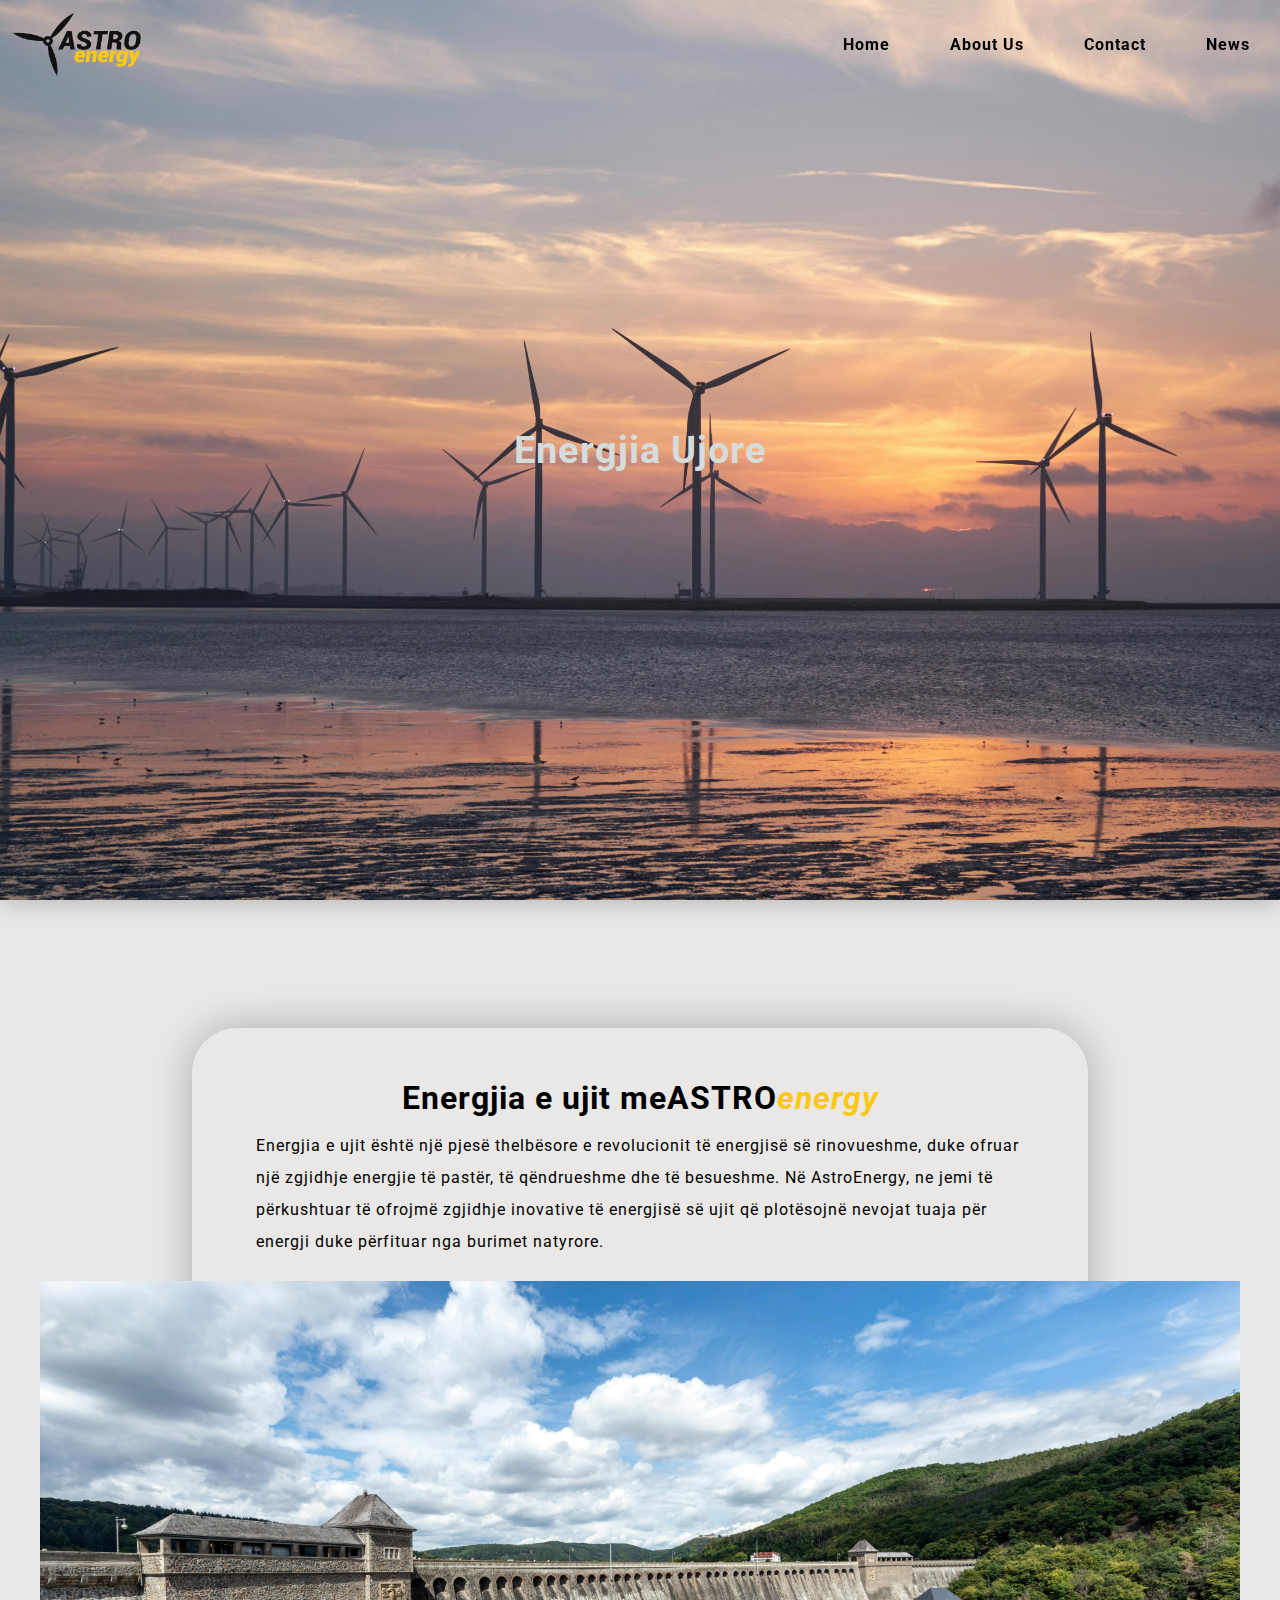
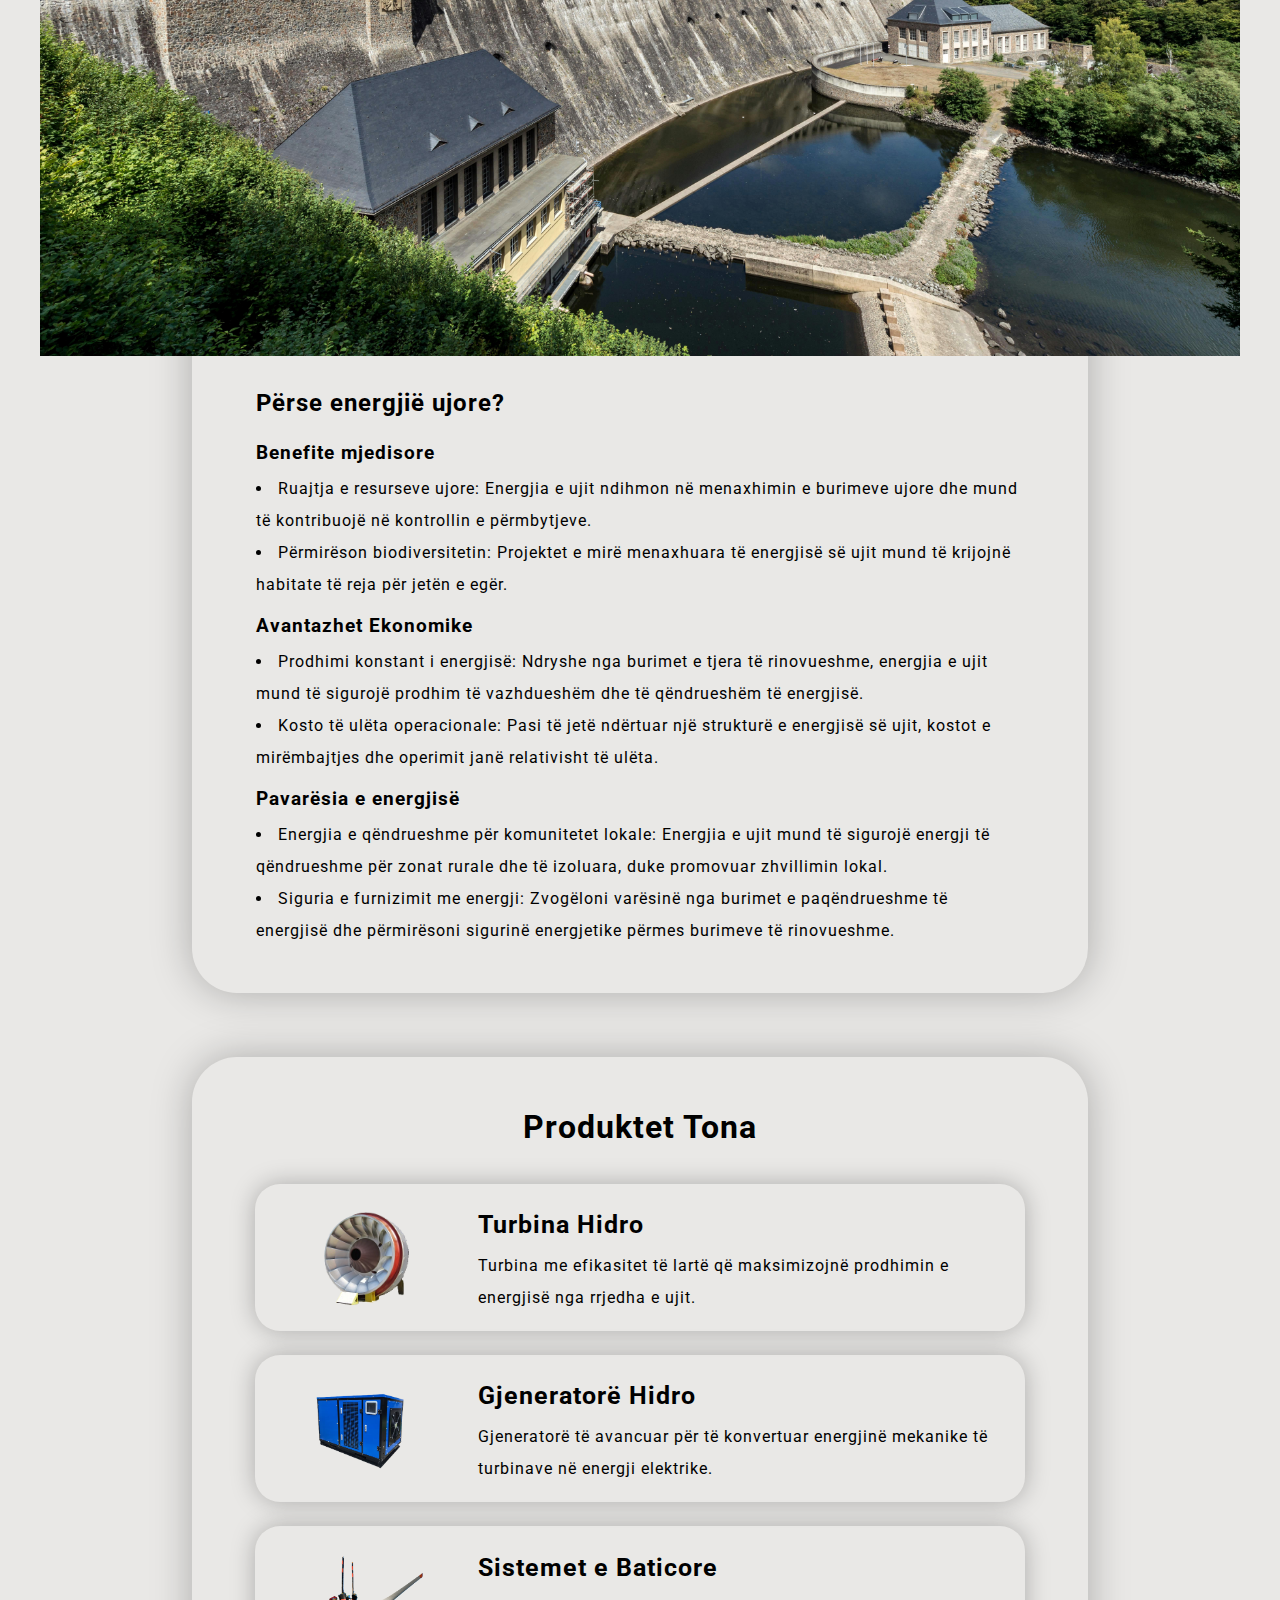
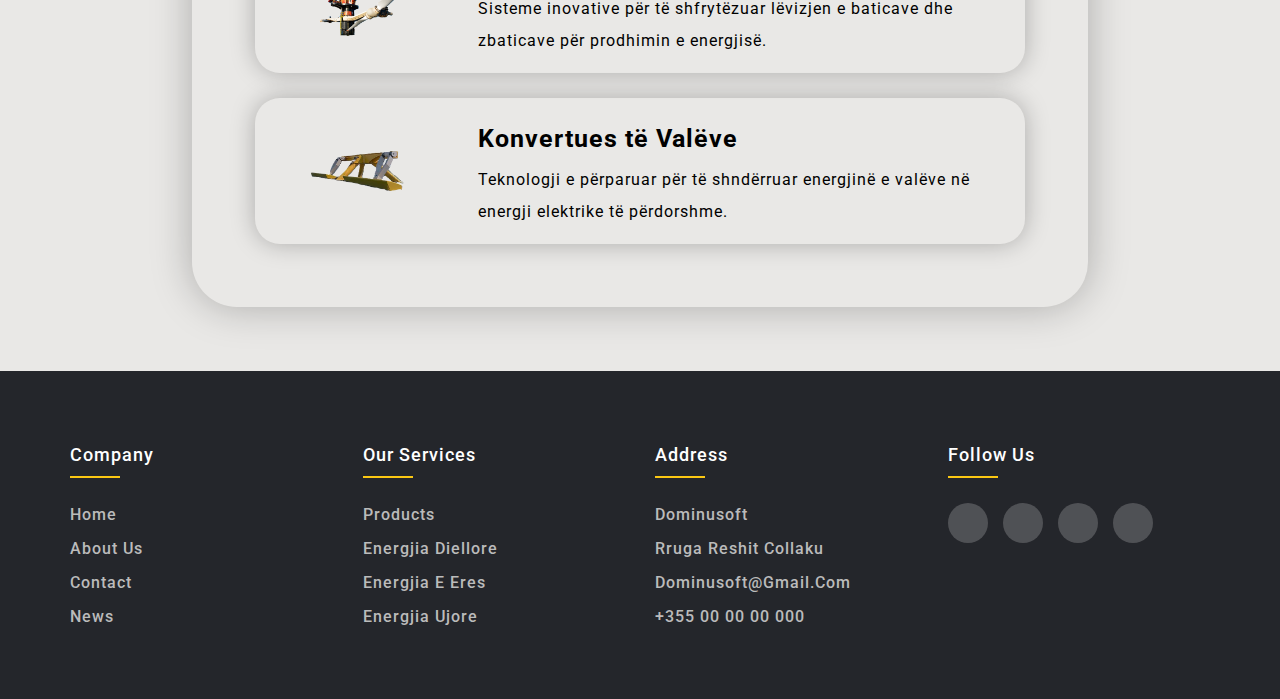
<file: uji.html>
<!DOCTYPE html>
<html lang="en">
<head>
    <meta charset="UTF-8">
    <meta name="viewport" content="width=device-width, initial-scale=1.0">
    <title>Energjia Ujore</title>
    <link rel="shortcut icon" href="Images/logos/favicon2.ico" type="image/x-icon">
    <link rel="preconnect" href="https://fonts.googleapis.com">
    <link rel="preconnect" href="https://fonts.gstatic.com" crossorigin>
    <link href="https://fonts.googleapis.com/css2?family=Roboto:ital,wght@0,100;0,300;0,400;0,500;0,700;0,900;1,100;1,300;1,400;1,500;1,700;1,900&display=swap" rel="stylesheet">
    <link rel="stylesheet" href="https://cdnjs.cloudflare.com/ajax/libs/font-awesome/6.5.2/css/all.min.css" integrity="sha512-SnH5WK+bZxgPHs44uWIX+LLJAJ9/2PkPKZ5QiAj6Ta86w+fsb2TkcmfRyVX3pBnMFcV7oQPJkl9QevSCWr3W6A==" crossorigin="anonymous" referrerpolicy="no-referrer" />
    <link rel="stylesheet" href="css/uji.css">
</head>
<body>

    <!-- Sidebar -->

    <div id="top"></div>
    <nav class="nav">
        <img src="Images/logos/mainLogoFinal.png" id="topLogo" onclick="scrollToTop()">
        <ul class="sidebar">
            <li onclick="hideSidebar()"><a href="#" onclick="event.preventDefault()"><svg xmlns="http://www.w3.org/2000/svg" height="24px" viewBox="0 -960 960 960" width="24px" fill="#000000"><path d="m256-200-56-56 224-224-224-224 56-56 224 224 224-224 56 56-224 224 224 224-56 56-224-224-224 224Z"/></svg></a></li>
            <li><a href="home.html">Home</a></li>
            <li><a href="about.html">About Us</a></li>
            <li><a href="contact.html">Contact</a></li>
            <li><a href="#missionEnd">News</a></li>
        </ul>

        <!-- Navbar -->

        <ul>
            <li class="hideOnMobile"><a href="home.html">Home</a></li>
            <li class="hideOnMobile"><a href="about.html">About Us</a></li>
            <li class="hideOnMobile"><a href="contact.html">Contact</a></li>
            <li class="hideOnMobile"><a href="#missionEnd">News</a></li>
            <li class="menuButton" onclick="showSidebar()"><a href="#" onclick="event.preventDefault()"><svg xmlns="http://www.w3.org/2000/svg" height="24px" viewBox="0 -960 960 960" width="24px" fill="#000000"><path d="M120-240v-80h720v80H120Zm0-200v-80h720v80H120Zm0-200v-80h720v80H120Z"/></svg></a></li>
        </ul>
    </nav>

    <div id="start">
        <div id="topTitle">
            <h1>Energjia Ujore</h1>
        </div>
    </div>

    <div id="middleParagraph">

        <div class="middleSections">
            <h1 id="astroTitle">Energjia e ujit me <span id="astro"> ASTRO<span id="yellowEnergy">energy</span></span></h1>
            <p>Energjia e ujit është një pjesë thelbësore e revolucionit të energjisë së rinovueshme, duke ofruar një zgjidhje energjie të pastër, të qëndrueshme dhe të besueshme. Në AstroEnergy, ne jemi të përkushtuar të ofrojmë zgjidhje inovative të energjisë së ujit që plotësojnë nevojat tuaja për energji duke përfituar nga burimet natyrore.</p>
        </div>
        <div id="middleImage">
            <img src="Images/Water_Energy/hydro_plant.jpg">
        </div>

        <div class="middleSections">
            <h2 id="middleTitle">Përse energjië ujore?</h2>
            <h3>Benefite mjedisore <i class="fa-solid fa-seedling" id="leafIcon"></i></h3>
            <ul>
                <li>Ruajtja e resurseve ujore: Energjia e ujit ndihmon në menaxhimin e burimeve ujore dhe mund të kontribuojë në kontrollin e përmbytjeve.</li>
                <li>Përmirëson biodiversitetin: Projektet e mirë menaxhuara të energjisë së ujit mund të krijojnë habitate të reja për jetën e egër.</li>
            </ul>
        </div>

        <div class="middleSections">
            <h3>Avantazhet Ekonomike <i class="fa-solid fa-dollar-sign" id="dollarIcon"></i></h3>
                <ul>
                    <li>Prodhimi konstant i energjisë: Ndryshe nga burimet e tjera të rinovueshme, energjia e ujit mund të sigurojë prodhim të vazhdueshëm dhe të qëndrueshëm të energjisë.</li>
                    <li>Kosto të ulëta operacionale: Pasi të jetë ndërtuar një strukturë e energjisë së ujit, kostot e mirëmbajtjes dhe operimit janë relativisht të ulëta.</li>
                </ul>
        </div>

        <div class="middleSections">
            <h3>Pavarësia e energjisë <i class="fa-solid fa-bolt" id="energyIcon"></i></h3>
                <ul>
                    <li>Energjia e qëndrueshme për komunitetet lokale: Energjia e ujit mund të sigurojë energji të qëndrueshme për zonat rurale dhe të izoluara, duke promovuar zhvillimin lokal.</li>
                    <li>Siguria e furnizimit me energji: Zvogëloni varësinë nga burimet e paqëndrueshme të energjisë dhe përmirësoni sigurinë energjetike përmes burimeve të rinovueshme.</li>
                </ul>
        </div>
    </div>

    <div id="bottomParagraph">
        <h1 id="bottomTitle">Produktet Tona</h1>
        <div id="firstProduct" class="products">
            <img class="productPhotos" src="Images/Water_Energy/water_turbine.png">
            <div class="productText">
                <h1>Turbina Hidro</h1>
                <p>Turbina me efikasitet të lartë që maksimizojnë prodhimin e energjisë nga rrjedha e ujit.</p>
            </div>
        </div>
        <div id="secondProduct" class="products">
            <img class="productPhotos" src="Images/Water_Energy/water_generator.png">
            <div class="productText">
                <h1>Gjeneratorë Hidro</h1>
                <p>Gjeneratorë të avancuar për të konvertuar energjinë mekanike të turbinave në energji elektrike.</p>
            </div>
        </div>
        <div id="thirdProduct" class="products">
            <img class="productPhotos" src="Images/Water_Energy/tidal_system.png">
            <div class="productText">
                <h1>Sistemet e Baticore</h1>
                <p>Sisteme inovative për të shfrytëzuar lëvizjen e baticave dhe zbaticave për prodhimin e energjisë.</p>
            </div>
        </div>
        <div id="fourthProduct" class="products">
            <img class="productPhotos" src="Images/Water_Energy/wave_converter.png">
            <div class="productText">
                <h1>Konvertues të Valëve</h1>
                <p>Teknologji e përparuar për të shndërruar energjinë e valëve në energji elektrike të përdorshme.</p>
            </div>
        </div>
    </div>

    <!-- Footer -->

    <footer class="footer">
        <div class="footerContainer">
            <div class="row">
                <div class="footerCol">
                    <h4>Company</h4>
                    <ul>
                        <li><a href="home.html">Home</a></li>
                        <li><a href="about.html">About Us</a></li>
                        <li><a href="contact.html">Contact</a></li>
                        <li><a href="#missionEnd">News</a></li>
                    </ul>
                </div>
                <div class="footerCol">
                    <h4>Our Services</h4>
                    <ul>
                        <li><a href ="#bottomParagraph">Products</a></li>
                        <li><a href ="dielli.html">Energjia Diellore</a></li>
                        <li><a href ="era.html">Energjia e Eres</a></li>
                        <li><a href ="#top">Energjia Ujore</a></li>
                    </ul>
                </div>
                <div class="footerCol">
                    <h4>Address</h4>
                    <ul>
                        <li><a href ="#" onclick="event.preventDefault();">Dominusoft</a></li>
                        <li><a href ="#" onclick="event.preventDefault();">Rruga Reshit Collaku</a></li>
                        <li><a href ="#" onclick="event.preventDefault();">dominusoft@gmail.com</a></li>
                        <li><a href ="#" onclick="event.preventDefault();">+355 00 00 00 000</a></li>
                    </ul>
                </div>
                <div class="footerCol">
                    <h4>Follow Us</h4>
                    <div class="socials">
                        <a href ="https://www.facebook.com/" target="_blank"><i class="fa-brands fa-facebook-f"></i></a>
                        <a href ="https://www.instagram.com/" target="_blank"><i class="fa-brands fa-instagram"></i></a>
                        <a href ="https://www.twitter.com/" target="_blank"><i class="fa-brands fa-x-twitter"></i></a>
                        <a href ="https://www.linkedin.com/feed/" target="_blank"><i class="fa-brands fa-linkedin-in"></i></a>
                    </div>
                </div>
            </div>
        </div>
    </footer>

    <script src="JS/uji.js"></script>

</body>
</html>
</file>
<file: css/dielli.css>
*{
    margin: 0;
    padding: 0;
    box-sizing: border-box;
}

html {
    scroll-behavior: smooth;
    overflow-x: hidden;
}

body{    
    min-height: 100vh;
    width: 100%;
    font-family: 'Roboto', Arial, Helvetica, sans-serif;
    background-color: #e5e4e2da;
    letter-spacing: 1px;
    line-height: 1.5;
}

/* Navbar */

nav{
    width: 100%;
    position: fixed;
    z-index: 1000;
    background-color: rgba(0, 0, 0, 0);
    display: flex;
    transition: 0.3s ease;
}

nav ul{
    width: 100%;
    list-style: none;
    display: flex;
    justify-content: flex-end;
    align-items: center;
}

nav li{
    height: 50px;
}

nav a{
    height: 100%;
    padding: 0 30px;
    text-decoration: none;
    display: flex;
    align-items: center;
    color: #e5eaead2;
    font-weight: bold;
    border-radius: 50px;
    transition: 0.3s ease;
}

nav a:hover{
    background-color: rgba(255, 255, 255, 0.1);
}

nav.scrolled{
    background-color: #f3f3f3;
    box-shadow: 3px 3px 5px rgba(0, 0, 0, 0.1);
}

nav.scrolled a{
    color: #000000;
}

/* Sidebar */

.sidebar{
    position: fixed;
    top: 0;
    right: 0;
    height: 100vh;
    z-index: 999;
    background-color: white;
    box-shadow: -10px 0 10px rgba(0, 0, 0, 0.1);
    width: 0px;
    flex-direction: column;
    align-items: flex-start;
    justify-content: flex-start;
    transition: 0.2s ease;
}

.sidebar li{
    width: auto;
}

.sidebar a{
    width: 100%;
    color: #000000;
}

.sidebar a:hover{
    background-color: transparent;
    color: #fbc813;
}

.menuButton{
    display: none;
}

.menuButton.scrolled svg{
    fill: #000000;
}

#topLogo{
    width: 10%;
    margin: 1% 0 1% 1%;
}

#topLogo:hover{
    cursor: pointer;
}

/* Paragraphs */

#start{
    width: 100%;
    height: 100vh;
    background-position: center;
    background-size: cover;
    background-repeat: no-repeat;
    background-image: url(../Images/Solar_Energy/solar_cover_photo.jpg);
    box-shadow: 0 0 25px rgba(0, 0, 0, 0.262);
    display: flex;
    align-items: center;
    margin-bottom: 10%;
}

#topTitle{
    width: 100%;
    color: #e5eaead2;
    font-size: larger;
    display: flex;
    justify-content: center;
}

#bottomTitle, #astroTitle{
    display: flex;
    justify-content: center;
}

#yellowEnergy{
    color: #fbc813;
    font-style: italic;
}

#middleParagraph{
    line-height: 2;
    width: 70%;
    margin: 0% 15% 5% 15%;
    box-shadow: 0 0 40px rgba(0, 0, 0, 0.262);
    border-radius: 45px;
    padding: 3% 5%;
    transition: 0.3s ease-in-out;
}

#bottomParagraph{
    line-height: 2;
    width: 70%;
    margin: 0% 15% 5% 15%;
    box-shadow: 0 0 40px rgba(0, 0, 0, 0.262);
    border-radius: 45px;
    padding: 3%;
    transition: 0.3s ease-in-out;
}

#middleParagraph ul, #bottomParagraph ul{
    list-style:inside;
}

#middleImage{
    display: flex;
    justify-content: center;
    width: 100%;
    height: 75vh;
    margin-top: 3%;
    margin-bottom: 3%;
}

#leafIcon{
    color: #00d100;
}

#dollarIcon{
    color: #006200;
}

#energyIcon{
    color: #e3ae00;
}

.middleSections{
    margin-bottom: 1%;
}

#middleTitle, #bottomTitle{
    margin-bottom: 1%;
}

.productPhotos{
    max-width: 25%;
    max-height: auto;
    margin-right: 3%;
    border-radius: 15px;
}

.products{
    display: flex;
    flex-direction: row;
    border-radius: 25px;
    box-shadow: 0 0 25px rgba(0, 0, 0, 0.262);
    transition: 0.3s ease;
    padding: 2%;
    margin: 3%;
    align-items: center;
    font-size: 16px;
}

.products h1{
    font-size: 25px;
}

#firstProduct:hover, #secondProduct:hover, #thirdProduct:hover, #fourthProduct:hover{
    cursor: pointer;
    scale: 1.01;
    background-color: #c9c9c95e;
}

/* Footer */

.footerContainer{
    width: 1170px;
    margin: auto;
}

.row{
    display: flex;
    flex-wrap: wrap;
}

ul{
    list-style: none;
}

.footer{
    background-color: #24262b;
    padding: 70px 0;
}

.footerCol{
    width: 25%;
    padding: 0 15px;
}

.footerCol h4{
    font-size: 18px;
    color: #ffffff;
    text-transform: capitalize;
    margin-bottom: 35px;
    font-weight: 500;
    position: relative;
}

.footerCol h4::before{
    content:'';
    position: absolute;
    left: 0;
    bottom: -10px;
    background-color: #fbc813;
    height: 2px;
    box-sizing: border-box;
    width: 50px;
}

.footerCol ul li:not(:last-child){
    margin-bottom: 10px;
}

.footerCol ul li a{
    font-size: 16px;
    text-transform: capitalize;
    color: #ffffff;
    text-decoration: none;
    font-weight: 500;
    color: #bbbbbb;
    display: block;
    transition: all 0.3s ease;
}

.footerCol ul li a:hover{
    color: #ffffff;
    padding-left: 8px;
    cursor: pointer;
}

.footerCol .socials a{
    display: inline-block;
    height: 40px;
    width: 40px;
    background-color: rgba(255, 255, 255, 0.2);
    margin: 0 10px 10px 0;
    text-align: center;
    line-height: 45px;
    border-radius: 50%;
    transition: all 0.5s ease;
}

.footerCol .socials i{
    font-size: 120%;
    width: 35px;
    height: 35px;
    color: #ffffff;
}

.footerCol .socials a:hover{
    background-color: #ffffff;
}

.footerCol .socials a i:hover{
    color: #24262b;
}

/* Mobile Responsiveness */

@media screen and (max-width:500px){

    body {
        width: 100%;
        margin: 0;
        padding: 0;
        overflow-x: hidden;
    }

    html {
        width: 100%;
        margin: 0;
        padding: 0;
    }

    /* Navbar and Sidebar Responsiveness */

    .hideOnMobile{
        display: none;
    }

    .menuButton{
        display: block;
    }

    #topLogo{
        width: 20%;
    }

    /* Paragraph Responsiveness */

    #image{
        margin-bottom: 15%;
    }

    #astroTitle{
        display: flex;
        flex-direction: column;
    }
    
    #yellowEnergy {
        color: #fbc813;
        font-style: italic;
        margin-top: -50px;
        margin-left: 85px;
    }

    #middleParagraph{
        width: 90%;
        margin: 0% 5% 5% 5%;
        padding: 8%;
    }

    #astroTitle{
        font-size: 25px;
    }

    #middleImage{
        height: 32vh;
        margin: 5% 0%;
    }

    .middleSections{
        font-size: 15px;
        margin-bottom: 5%;
    }

    #bottomParagraph{
        width: 90%;
        margin: 0% 5% 5% 5%;
        padding: 5% 3%;
    }

    #bottomTitle{
        font-size: 25px;
    }

    .products{
        flex-direction: column;
        margin: 5%;
        padding: 8%;
    }

    .productPhotos{
        margin-right: 0%;
        max-width: 60%;
        margin-bottom: 5%;
    }

    .products h1{
        font-size: 20px;
    }

    .products p{
        font-size: 15px;
    }

    /* Footer Responsiveness */

    .footerCol:not(:last-child){
        width: 100%;
        margin-bottom: 5%;
    }
    
    .row{
        margin-left: 3%;
    }
}

/* Tablet Responsiveness */

@media screen and (min-width:501px) and (max-width: 800px) {

    body {
        width: 100%;
        margin: 0;
        padding: 0;
        overflow-x: hidden;
    }

    html {
        width: 100%;
        margin: 0;
        padding: 0;
    }

    /* Navbar and Sidebar Responsiveness */

    .hideOnMobile{
        display: none;
    }

    .menuButton{
        display: block;
    }

    /* Paragraph Responsiveness */

    #middleParagraph{
        width: 80%;
        margin: 0% 10% 5% 10%;
        padding: 5% 7%;
    }

    #astroTitle{
        font-size: 25px;
    }

    #middleImage{
        height: 51vh;
    }

    #bottomParagraph{
        width: 80%;
        margin: 0% 10% 5% 10%;
        padding: 5% 2%;
    }

    #bottomTitle{
        margin-bottom: 3%;
        font-size: 25px;
    }

    .products{
        font-size: 15px;
        padding: 3%;
    }

    .products h1 {
        font-size: 18px;
    }

    /* Footer Responsiveness */
    
    .row{
        margin-left: 5%;
    }

    .footerCol{
        width: 40%;
        margin-bottom: 30px;
    }
}
</file>
<file: css/era.css>
*{
    margin: 0;
    padding: 0;
    box-sizing: border-box;
}

html {
    scroll-behavior: smooth;
    overflow-x: hidden;
}

body{    
    min-height: 100vh;
    width: 100%;
    font-family: 'Roboto', Arial, Helvetica, sans-serif;
    background-color: #e5e4e2da;
    letter-spacing: 1px;
    line-height: 1.5;
}

/* Navbar */

nav{
    width: 100%;
    position: fixed;
    z-index: 1000;
    background-color: rgba(0, 0, 0, 0);
    display: flex;
    transition: 0.3s ease;
}

nav ul{
    width: 100%;
    list-style: none;
    display: flex;
    justify-content: flex-end;
    align-items: center;
}

nav li{
    height: 50px;
}

nav a{
    height: 100%;
    padding: 0 30px;
    text-decoration: none;
    display: flex;
    align-items: center;
    color: #000000;
    font-weight: bold;
    border-radius: 50px;
    transition: 0.3s ease;
}

nav a:hover{
    background-color: rgba(0, 0, 0, 0.1);
}

nav.scrolled{
    background-color: #f3f3f3;
    box-shadow: 3px 3px 5px rgba(0, 0, 0, 0.1);
}

/* Sidebar */

.sidebar{
    position: fixed;
    top: 0;
    right: 0;
    height: 100vh;
    z-index: 999;
    background-color: white;
    box-shadow: -10px 0 10px rgba(0, 0, 0, 0.1);
    width: 0px;
    flex-direction: column;
    align-items: flex-start;
    justify-content: flex-start;
    transition: 0.2s ease;
}

.sidebar li{
    width: auto;
}

.sidebar a{
    width: 100%;
    color: #000000;
}

.sidebar a:hover{
    background-color: transparent;
    color: #fbc813;
}

.menuButton{
    display: none;
}

#topLogo{
    width: 10%;
    margin: 1% 0 1% 1%;
}

#topLogo:hover{
    cursor: pointer;
}

/* Paragraphs */

#start{
    width: 100%;
    height: 100vh;
    background-position: center;
    background-size: cover;
    background-repeat: no-repeat;
    background-image: url(../Images/Wind_Energy/wind_cover.jpg);
    box-shadow: 0 0 25px rgba(0, 0, 0, 0.262);
    display: flex;
    align-items: center;
    margin-bottom: 10%;
}

#topTitle{
    width: 100%;
    color: #000000;
    font-size: larger;
    display: flex;
    justify-content: center;
}

#bottomTitle, #astroTitle{
    display: flex;
    justify-content: center;
}

#yellowEnergy{
    color: #fbc813;
    font-style: italic;
}

#middleParagraph{
    line-height: 2;
    width: 70%;
    margin: 0% 15% 5% 15%;
    box-shadow: 0 0 40px rgba(0, 0, 0, 0.262);
    border-radius: 45px;
    padding: 3% 5%;
    transition: 0.3s ease-in-out;
}

#bottomParagraph{
    line-height: 2;
    width: 70%;
    margin: 0% 15% 5% 15%;
    box-shadow: 0 0 40px rgba(0, 0, 0, 0.262);
    border-radius: 45px;
    padding: 3%;
    transition: 0.3s ease-in-out;
}

#middleParagraph ul, #bottomParagraph ul{
    list-style:inside;
}

#middleImage{
    display: flex;
    justify-content: center;
    width: 100%;
    height: 75vh;
    margin-top: 3%;
    margin-bottom: 3%;
}

#leafIcon{
    color: #00d100;
}

#dollarIcon{
    color: #006200;
}

#energyIcon{
    color: #e3ae00;
}

.middleSections{
    margin-bottom: 1%;
}

#middleTitle, #bottomTitle{
    margin-bottom: 1%;
}

.productPhotos{
    max-width: 25%;
    max-height: auto;
    margin-right: 3%;
    border-radius: 15px;
}

.products{
    display: flex;
    flex-direction: row;
    border-radius: 25px;
    box-shadow: 0 0 25px rgba(0, 0, 0, 0.262);
    transition: 0.3s ease;
    padding: 2%;
    margin: 3%;
    align-items: center;
    font-size: 16px;
}

.products h1{
    font-size: 25px;
}

#firstProduct:hover, #secondProduct:hover, #thirdProduct:hover{
    cursor: pointer;
    scale: 1.01;
    background-color: #c9c9c95e;
}

/* Footer */

.footerContainer{
    width: 1170px;
    margin: auto;
}

.row{
    display: flex;
    flex-wrap: wrap;
}

ul{
    list-style: none;
}

.footer{
    background-color: #24262b;
    padding: 70px 0;
}

.footerCol{
    width: 25%;
    padding: 0 15px;
}

.footerCol h4{
    font-size: 18px;
    color: #ffffff;
    text-transform: capitalize;
    margin-bottom: 35px;
    font-weight: 500;
    position: relative;
}

.footerCol h4::before{
    content:'';
    position: absolute;
    left: 0;
    bottom: -10px;
    background-color: #fbc813;
    height: 2px;
    box-sizing: border-box;
    width: 50px;
}

.footerCol ul li:not(:last-child){
    margin-bottom: 10px;
}

.footerCol ul li a{
    font-size: 16px;
    text-transform: capitalize;
    color: #ffffff;
    text-decoration: none;
    font-weight: 500;
    color: #bbbbbb;
    display: block;
    transition: all 0.3s ease;
}

.footerCol ul li a:hover{
    color: #ffffff;
    padding-left: 8px;
    cursor: pointer;
}

.footerCol .socials a{
    display: inline-block;
    height: 40px;
    width: 40px;
    background-color: rgba(255, 255, 255, 0.2);
    margin: 0 10px 10px 0;
    text-align: center;
    line-height: 45px;
    border-radius: 50%;
    transition: all 0.5s ease;
}

.footerCol .socials i{
    font-size: 120%;
    width: 35px;
    height: 35px;
    color: #ffffff;
}

.footerCol .socials a:hover{
    background-color: #ffffff;
}

.footerCol .socials a i:hover{
    color: #24262b;
}

/* Mobile Responsiveness */

@media screen and (max-width:500px){

    body {
        width: 100%;
        margin: 0;
        padding: 0;
        overflow-x: hidden;
    }

    html {
        width: 100%;
        margin: 0;
        padding: 0;
    }

    /* Navbar and Sidebar Responsiveness */

    .hideOnMobile{
        display: none;
    }

    .menuButton{
        display: block;
    }

    #topLogo{
        width: 20%;
    }

    /* Paragraph Responsiveness */

    #image{
        margin-bottom: 15%;
    }

    #astroTitle{
        display: flex;
        flex-direction: column;
    }

    #astro{
        margin-top: -15px;
    }
    
    #yellowEnergy {
        color: #fbc813;
        font-style: italic;
        margin-top: -50px;
    }

    #middleParagraph{
        width: 90%;
        margin: 0% 5% 5% 5%;
        padding: 8%;
    }

    #astroTitle{
        font-size: 25px;
    }

    #middleImage{
        height: 32vh;
        margin: 5% 0%;
    }

    .middleSections{
        font-size: 15px;
        margin-bottom: 5%;
    }

    #bottomParagraph{
        width: 90%;
        margin: 0% 5% 5% 5%;
        padding: 5% 3%;
    }

    #bottomTitle{
        font-size: 25px;
    }

    .products{
        flex-direction: column;
        margin: 5%;
        padding: 8%;
    }

    .productPhotos{
        margin-right: 0%;
        max-width: 60%;
        margin-bottom: 5%;
    }

    .products h1{
        font-size: 20px;
    }

    .products p{
        font-size: 15px;
    }

    /* Footer Responsiveness */

    .footerCol:not(:last-child){
        width: 100%;
        margin-bottom: 5%;
    }
    
    .row{
        margin-left: 3%;
    }
}

/* Tablet Responsiveness */

@media screen and (min-width:501px) and (max-width: 800px) {

    body {
        width: 100%;
        margin: 0;
        padding: 0;
        overflow-x: hidden;
    }

    html {
        width: 100%;
        margin: 0;
        padding: 0;
    }

    /* Navbar and Sidebar Responsiveness */

    .hideOnMobile{
        display: none;
    }

    .menuButton{
        display: block;
    }

    /* Paragraph Responsiveness */

    #middleParagraph{
        width: 80%;
        margin: 0% 10% 5% 10%;
        padding: 5% 7%;
    }

    #astroTitle{
        font-size: 25px;
    }

    #middleImage{
        height: 51vh;
    }

    #bottomParagraph{
        width: 80%;
        margin: 0% 10% 5% 10%;
        padding: 5% 2%;
    }

    #bottomTitle{
        margin-bottom: 3%;
        font-size: 25px;
    }

    .products{
        font-size: 15px;
        padding: 3%;
    }

    .products h1 {
        font-size: 18px;
    }

    /* Footer Responsiveness */
    
    .row{
        margin-left: 5%;
    }

    .footerCol{
        width: 40%;
        margin-bottom: 30px;
    }
}
</file>
<file: css/home.css>
*{
    margin: 0;
    padding: 0;
    box-sizing: border-box;
}

html {
    scroll-behavior: smooth;
    overflow-x: hidden;
}

body{    
    min-height: 100vh;
    width: 100%;
    font-family: 'Roboto', Arial, Helvetica, sans-serif;
    background-color: #e5e4e2da;
    letter-spacing: 1px;
    line-height: 1.5;
}

/* Background Image and Title */

.container{
    width: 100%;
    height: 100vh;
    background-position: center;
    background-size: cover;
    background-image: url(../Images/Home_Page/backgroundPicture.jpg);
    background-attachment: fixed;
    color: #1f1f1f;
    display: flex;
    justify-content: center;
    align-items: center;
}

#topLogo{
    width: 10%;
    margin: 1% 0 1% 1%;
}

#topLogo:hover{
    cursor: pointer;
}

#textContainer{
    color: #1f1f1f;
    display: flex;
    flex-direction: column;
}

/* Navbar */

nav{
    width: 100%;
    position: fixed;
    z-index: 1000;
    background-color: rgba(0, 0, 0, 0);
    display: flex;
    transition: 0.3s ease;
}

nav ul{
    width: 100%;
    list-style: none;
    display: flex;
    justify-content: flex-end;
    align-items: center;
}

nav li{
    height: 50px;
}

nav a{
    height: 100%;
    padding: 0 30px;
    text-decoration: none;
    display: flex;
    align-items: center;
    color: black;
    font-weight: bold;
    border-radius: 50px;
    transition: 0.3s ease;
}

nav a:hover{
    background-color: rgba(0, 0, 0, 0.1);
}

nav.scrolled{
    background-color: #f3f3f3;
    box-shadow: 3px 3px 5px rgba(0, 0, 0, 0.1);
}

/* Sidebar */

.sidebar{
    position: fixed;
    top: 0;
    right: 0;
    height: 100vh;
    z-index: 999;
    background-color: white;
    box-shadow: -10px 0 10px rgba(0, 0, 0, 0.1);
    width: 0px;
    flex-direction: column;
    align-items: flex-start;
    justify-content: flex-start;
    transition: 0.2s ease;
}

.sidebar li{
    width: auto;
}

.sidebar a{
    width: 100%;
}

.sidebar a:hover{
    background-color: transparent;
    color: #fbc813;
}

.menuButton{
    display: none;
}

/* Categories */

i{
    font-size: 300%;
    align-self: center;
    margin-top: 0;
    margin-bottom: 10%;
    color: rgb(50, 50, 50);
}

#sunIco{
    color: #e3ae00;
}

#windIco{
    color: #808080;
}

#waterIco{
    color: #0099ff;
}

#techIco{
    color: #006200;
}

#sun:hover{
    background-color: #ff8c001d;
    cursor: pointer;
    scale: 1.05;
}

#wind:hover{
    background-color: #c9c9c95e;
    cursor: pointer;
    scale: 1.05;
}

#water:hover{
    background-color: #00a6ff1f;
    cursor: pointer;
    scale: 1.05;
}

#tech:hover{
    background-color: #48ff0021;
    cursor: pointer;
    scale: 1.05;
}

#category{
    width: 90%;
    margin-left: 5%;
    margin-right: 5%;
    margin-top: 10%;
    display: flex;
}

#firstCategories, #secondCategories{
    display: flex;
    width: 50%;
}

#sun{
    display: flex;
    flex-direction: column;
    border-radius: 25px;
    width: 50%;
    padding: 6%;
    box-shadow: 0 0 25px rgba(0, 0, 0, 0.262);
    transition: 0.3s ease
}

#wind, #water, #tech{
    display: flex;
    flex-direction: column;
    border-radius: 25px;
    width: 50%;
    margin-left: 5%;
    padding: 6%;
    box-shadow: 0 0 25px rgba(0, 0, 0, 0.262);
    transition: 0.3s ease
}

/* Our Mission */

#mission{
    width: 80%;
    margin-left: 10%;
    margin-right: 10%;
    margin-top: 10%;
    font-size: 120%;
    line-height: 30px;
}

#missionTitle{
    margin-bottom: 1%;
}

/* News */

#news{
    width: 80%;
    margin: 10%;
    display: flex;
}

#newsBanner{
    display: flex;
    flex-direction: column;
    margin: 10% 15% 0% 5%;
}

#newsTitle{
    font-weight: 900;
    font-size: 200%;
}

#astro{
    display: flex;
    font-weight: 900;
    font-style: italic;
    font-size: 300%;
    margin-top: 0;
}

#yellowEnergy{
    font-weight: bold;
    font-size: 100%;
    font-style: italic;
    color: #fbc813;
}

#newsContent{
    display: flex;
    flex-direction: column;
    width: 50%;
}

#newsContent a{
    text-decoration: none;
    color: black;
}

.newsImg{
    width: 20%;
    margin-right: 5%;
}

.newsText{
    display: flex;
    flex-direction: column;
}

time{
    color: rgba(0, 0, 0, 0.75);
}

.theNews{
    display: flex;
    justify-content: flex-start;
    margin-bottom: 5%;
    transition: 0.3s ease;
}

.theNews:hover{
    cursor: pointer;
    scale: 1.05;
}

/* Footer */

.footerContainer{
    width: 1170px;
    margin: auto;
}

.row{
    display: flex;
    flex-wrap: wrap;
}

ul{
    list-style: none;
}

.footer{
    background-color: #24262b;
    padding: 70px 0;
}

.footerCol{
    width: 25%;
    padding: 0 15px;
}

.footerCol h4{
    font-size: 18px;
    color: #ffffff;
    text-transform: capitalize;
    margin-bottom: 35px;
    font-weight: 500;
    position: relative;
}

.footerCol h4::before{
    content:'';
    position: absolute;
    left: 0;
    bottom: -10px;
    background-color: #fbc813;
    height: 2px;
    box-sizing: border-box;
    width: 50px;
}

.footerCol ul li:not(:last-child){
    margin-bottom: 10px;
}

.footerCol ul li a{
    font-size: 16px;
    text-transform: capitalize;
    color: #ffffff;
    text-decoration: none;
    font-weight: 500;
    color: #bbbbbb;
    display: block;
    transition: all 0.3s ease;
}

.footerCol ul li a:hover{
    color: #ffffff;
    padding-left: 8px;
    cursor: pointer;
}

.footerCol .socials a{
    display: inline-block;
    height: 40px;
    width: 40px;
    background-color: rgba(255, 255, 255, 0.2);
    margin: 0 10px 10px 0;
    text-align: center;
    line-height: 45px;
    border-radius: 50%;
    transition: all 0.5s ease;
}

.footerCol .socials i{
    font-size: 120%;
    width: 35px;
    height: 35px;
    color: #ffffff;
}

.footerCol .socials a:hover{
    background-color: #ffffff;
}

.footerCol .socials a i:hover{
    color: #24262b;
}

/* Responsiveness Mobile*/

@media screen and (max-width:500px){

    body {
        width: 100%;
        margin: 0;
        padding: 0;
        overflow-x: hidden;
    }

    html {
        width: 100%;
        margin: 0;
        padding: 0;
    }

    #topLogo{
        width: 20%;
    }

    #textContainer h1{
        font-size: 170%;
    }

    #textContainer p{
        font-size: 75%;
        font-weight: bold;
    }

    .hideOnMobile{
        display: none;
    }

    .menuButton{
        display: block;
    }

    /* Category Responsiveness */

    #category{
        display: flex;
        flex-direction: column;
        width: 100%;
        margin: 0;
        margin-bottom: 10%;
    }
    
    #category i{
        font-size: 350%;
        margin-top: 0;
        margin-bottom: 10%;
    }
    
    #firstCategories, #secondCategories{
        flex-direction: column;
        align-items: center;
        height: auto;
        margin-left: 0;
        margin-right: 0;
        width: 100%;
    }

    #sun, #wind, #water, #tech{
        width: 80%;
        height: auto;
        border-radius: 50px;
        padding: 10%;
        margin: 20% 10% 0% 10%;
    }
    
    /* Mission Responsiveness */

    #mission{
        width: 80%;
        margin: 0% 10% 0% 10%;
        height: auto;
        font-size: 100%;
        line-height: normal;
        letter-spacing: 1px;
    }

    #mission h1{
        font-size: 150%;
    }

    #missionTitle{
        margin-bottom: 5%;
    }

    /* News Responsiveness */
    
    #news{
        width: 100%;
        flex-direction: column;
        margin-left: 0;
        margin-top: 0;
    }
    
    #newsBanner{
        margin: 10% 0% -30% 10%;
        width: 75%;
    }
    
    #newsTitle{
        width: 100%;
        font-size: 160%;
    }
    
    #astro{
        font-size: 200%;
        align-items: baseline;
    }
    
    #yellowEnergy{
        font-size: 90%;
    }
    
    #newsContent {
        margin: 35% 10% 0% 10%;
        width: 80%;
    }

    #newsFirst{
        display: flex;
        flex-direction: column;
    }
    
    #newsSecond{
        display: flex;
        flex-direction: column;
    }
        
    .newsImg{
        margin-top: 2%;
        width: 35%;
        height: fit-content;
    }
    
    .theNews p{
        font-size: 100%;
    }
    
    .theNews{
        align-items: center;
    }
    
    .newsHeadline time{
        font-size: 85%;
    }
    
    /* Footer Responsiveness */

    .footerCol:not(:last-child){
        width: 100%;
        margin-bottom: 5%;
    }

    .row{
        margin-left: 3%;
    }
}

/* Responsiveness Tablet */

@media screen and (min-width:501px) and (max-width: 800px) {

    body {
        width: 100%;
        margin: 0;
        padding: 0;
        overflow-x: hidden;
    }

    html {
        width: 100%;
        margin: 0;
        padding: 0;
    }

    /* Sidebar Responsiveness */

    .hideOnMobile{
        display: none;
    }

    .menuButton{
        display: block;
    }

    /* Categories Responsiveness */

    #category{
        margin: 5%;
        width: 90%;
        flex-direction: column;
    }

    #category i{
        font-size: 350%;
    }

    #firstCategories{
        flex-direction: row;
        margin-bottom: 5%;
        width: 100%;
    }

    #secondCategories{
        flex-direction: row;
        width: 100%;
    }

    #sun, #water{
        margin: 0 2.5% 0 0;
        width: 75%;
        padding: 5%;
    }

    #wind, #tech{
        margin: 0 0 0 2.5%;
        width: 75%;
        padding: 5%;
    }

    .categoriesText{
        font-size: 110%;
    }
    
    /* Mission Responsiveness */
    
    #mission {
        width: 80%;
        margin: 10%;
        font-size: 110%;
    }

    #missionTitle{
        font-size: 150%;
    }

    #mission p{
        margin: 0;
    }
    
    /* News Responsiveness */
    
    #news{
        margin: 10%;
        width: 80%;
        flex-direction: column;
    }
    
    #newsBanner {
        display: flex;
        flex-direction: column;
        margin-top: 0;
        margin-left: 0;
    }
    
    #newsTitle{
        font-size: 190%;
    }
    
    #astro{
        font-size: 230%;
        margin-top: 0;
        margin-bottom: 5%;
    }
    
    #yellowEnery{
        font-size: 100%;
    }

    #newsContent{
        width: 100%;
    }
    
    /* Footer Responsiveness */
    
    .row{
        margin-left: 5%;
    }
    
    .footerCol{
        width: 40%;
        margin-bottom: 30px;
    }
}
</file>
<file: css/news_first.css>
*{
    margin: 0;
    padding: 0;
    box-sizing: border-box;
}

html {
    scroll-behavior: smooth;
    overflow-x: hidden;
}

body{    
    min-height: 100vh;
    width: 100%;
    font-family: 'Roboto', Arial, Helvetica, sans-serif;
    background-color: #e5e4e2da;
    letter-spacing: 1px;
    line-height: 1.5;
}

/* Navbar */

nav{
    width: 100%;
    position: fixed;
    z-index: 1000;
    background-color: rgba(0, 0, 0, 0);
    display: flex;
    transition: 0.3s ease;
}

nav ul{
    width: 100%;
    list-style: none;
    display: flex;
    justify-content: flex-end;
    align-items: center;
}

nav li{
    height: 50px;
}

nav a{
    height: 100%;
    padding: 0 30px;
    text-decoration: none;
    display: flex;
    align-items: center;
    color: black;
    font-weight: bold;
    border-radius: 50px;
    transition: 0.3s ease;
}

nav a:hover{
    background-color: rgba(0, 0, 0, 0.1);
}

nav.scrolled{
    background-color: #f3f3f3;
    box-shadow: 3px 3px 5px rgba(0, 0, 0, 0.1);
}

#topLogo{
    width: 10%;
    margin: 1% 0 1% 1%;
}

#topLogo:hover{
    cursor: pointer;
}

/* Sidebar */

.sidebar{
    position: fixed;
    top: 0;
    right: 0;
    height: 100vh;
    z-index: 999;
    background-color: white;
    box-shadow: -10px 0 10px rgba(0, 0, 0, 0.1);
    width: 0px;
    flex-direction: column;
    align-items: flex-start;
    justify-content: flex-start;
    transition: 0.2s ease;
}

.sidebar li{
    width: auto;
}

.sidebar a{
    width: 100%;
}

.sidebar a:hover{
    background-color: transparent;
    color: #fbc813;
}

.menuButton{
    display: none;
}

/* Paragraphs */

.paragraphs{
    margin: 0% 15% 3% 15%;
}

#title{
    margin-bottom: 5%;
    display: flex;
    justify-content: center;
    padding-top: 10%;
    font-size: 35px;
}

#first_time{
    margin-left: 15%;
    position: absolute;
    top: 30%;
}

#first_picture > img, #second_picture > img, #third_picture > img{
    width: 100%;
}

#first_picture, #third_picture{
    margin-top: 3%;
}

#second_picture{
    margin: 5% 0%;
}

/* News */

#news{
    width: 80%;
    margin: 10%;
    display: flex;
}

#newsBanner{
    display: flex;
    flex-direction: column;
    margin: 10% 15% 0% 5%;
}

#newsTitle{
    font-weight: 900;
    font-size: 200%;
}

#astro{
    display: flex;
    font-weight: 900;
    font-style: italic;
    font-size: 300%;
    margin-top: 0;
}

#yellowEnergy{
    font-weight: bold;
    font-size: 100%;
    font-style: italic;
    color: #fbc813;
}

#newsContent{
    display: flex;
    flex-direction: column;
    width: 50%;
}

#newsContent a{
    text-decoration: none;
    color: black;
}

.newsImg{
    width: 20%;
    margin-right: 5%;
}

.newsText{
    display: flex;
    flex-direction: column;
}

time{
    color: rgba(0, 0, 0, 0.75);
}

.theNews{
    display: flex;
    justify-content: flex-start;
    margin-bottom: 5%;
    transition: 0.3s ease;
}

.theNews:hover{
    cursor: pointer;
    scale: 1.05;
}

/* Footer */

.footerContainer{
    width: 1170px;
    margin: auto;
}

.row{
    display: flex;
    flex-wrap: wrap;
}

ul{
    list-style: none;
}

.footer{
    background-color: #24262b;
    padding: 70px 0;
}

.footerCol{
    width: 25%;
    padding: 0 15px;
}

.footerCol h4{
    font-size: 18px;
    color: #ffffff;
    text-transform: capitalize;
    margin-bottom: 35px;
    font-weight: 500;
    position: relative;
}

.footerCol h4::before{
    content:'';
    position: absolute;
    left: 0;
    bottom: -10px;
    background-color: #fbc813;
    height: 2px;
    box-sizing: border-box;
    width: 50px;
}

.footerCol ul li:not(:last-child){
    margin-bottom: 10px;
}

.footerCol ul li a{
    font-size: 16px;
    text-transform: capitalize;
    color: #ffffff;
    text-decoration: none;
    font-weight: 500;
    color: #bbbbbb;
    display: block;
    transition: all 0.3s ease;
}

.footerCol ul li a:hover{
    color: #ffffff;
    padding-left: 8px;
    cursor: pointer;
}

.footerCol .socials a{
    display: inline-block;
    height: 40px;
    width: 40px;
    background-color: rgba(255, 255, 255, 0.2);
    margin: 0 10px 10px 0;
    text-align: center;
    line-height: 45px;
    border-radius: 50%;
    transition: all 0.5s ease;
}

.footerCol .socials i{
    font-size: 120%;
    width: 35px;
    height: 35px;
    color: #ffffff;
}

.footerCol .socials a:hover{
    background-color: #ffffff;
}

.footerCol .socials a i:hover{
    color: #24262b;
}

@media screen and (max-width:500px){

    body {
        width: 100%;
        margin: 0;
        padding: 0;
        overflow-x: hidden;
    }

    html {
        width: 100%;
        margin: 0;
        padding: 0;
    }

    #topLogo{
        width: 20%;
    }

    #textContainer h1{
        font-size: 170%;
    }

    #textContainer p{
        font-size: 75%;
        font-weight: bold;
    }

    .hideOnMobile{
        display: none;
    }

    .menuButton{
        display: block;
    }

    /* Title Responsiveness */

    #start{
        display: flex;
        justify-content: center;
        width: 80%;
        margin: 0% 10% 5% 10%;
    }

    #title{
        font-size: 25px;
        padding-top: 20%;
    }

    #first_time{
        top: 25%;
        left: -5%;
    }

    .paragraphs{
        margin: 0% 10% 3% 10%;
    }

    /* News Responsiveness */
    
    #news{
        width: 100%;
        flex-direction: column;
        margin-left: 0;
        margin-top: 0;
    }
        
    #newsBanner{
        margin: 10% 0% -30% 10%;
        width: 75%;
    }
        
    #newsTitle{
        width: 100%;
        font-size: 160%;
    }
        
    #astro{
        font-size: 200%;
        align-items: baseline;
    }
        
    #yellowEnergy{
        font-size: 90%;
    }
        
    #newsContent {
        margin: 35% 10% 0% 10%;
        width: 80%;
    }
    
    #newsFirst{
        display: flex;
        flex-direction: column;
    }
        
    #newsSecond{
        display: flex;
        flex-direction: column;
    }
            
    .newsImg{
        margin-top: 2%;
        width: 35%;
        height: fit-content;
    }
        
    .theNews p{
        font-size: 100%;
    }
        
    .theNews{
        align-items: center;
    }
        
    .newsHeadline time{
        font-size: 85%;
    }
        
    /* Footer Responsiveness */
    
    .footerCol:not(:last-child){
        width: 100%;
        margin-bottom: 5%;
    }
    
    .row{
        margin-left: 3%;
    }
}

/* Responsiveness Tablet */

@media screen and (min-width:501px) and (max-width: 800px) {

    body {
        width: 100%;
        margin: 0;
        padding: 0;
        overflow-x: hidden;
    }

    html {
        width: 100%;
        margin: 0;
        padding: 0;
    }

    /* Sidebar Responsiveness */

    .hideOnMobile{
        display: none;
    }

    .menuButton{
        display: block;
    }

    #start{
        width: 80%;
        display: flex;
        margin: 0% 10% 3% 10%;
    }

    #title{
        font-size: 30px;
    }

    #first_time {
        margin-left: 0%;
        position: absolute;
        top: 20%;
    }
    
    .paragraphs {
    margin: 0% 10% 3% 10%;
    }

    /* News Responsiveness */
    
    #news{
        margin: 10%;
        width: 80%;
        flex-direction: column;
    }
    
    #newsBanner {
        display: flex;
        flex-direction: column;
        margin-top: 0;
        margin-left: 0;
    }
    
    #newsTitle{
        font-size: 190%;
    }
    
    #astro{
        font-size: 230%;
        margin-top: 0;
        margin-bottom: 5%;
    }
    
    #yellowEnery{
        font-size: 100%;
    }

    #newsContent{
        width: 100%;
    }
    
    /* Footer Responsiveness */
    
    .row{
        margin-left: 5%;
    }
    
    .footerCol{
        width: 40%;
        margin-bottom: 30px;
    }
}
</file>
<file: css/news_fourth.css>
*{
    margin: 0;
    padding: 0;
    box-sizing: border-box;
}

html {
    scroll-behavior: smooth;
    overflow-x: hidden;
}

body{    
    min-height: 100vh;
    width: 100%;
    font-family: 'Roboto', Arial, Helvetica, sans-serif;
    background-color: #e5e4e2da;
    letter-spacing: 1px;
    line-height: 1.5;
}

/* Navbar */

nav{
    width: 100%;
    position: fixed;
    z-index: 1000;
    background-color: rgba(0, 0, 0, 0);
    display: flex;
    transition: 0.3s ease;
}

nav ul{
    width: 100%;
    list-style: none;
    display: flex;
    justify-content: flex-end;
    align-items: center;
}

nav li{
    height: 50px;
}

nav a{
    height: 100%;
    padding: 0 30px;
    text-decoration: none;
    display: flex;
    align-items: center;
    color: black;
    font-weight: bold;
    border-radius: 50px;
    transition: 0.3s ease;
}

nav a:hover{
    background-color: rgba(0, 0, 0, 0.1);
}

nav.scrolled{
    background-color: #f3f3f3;
    box-shadow: 3px 3px 5px rgba(0, 0, 0, 0.1);
}

#topLogo{
    width: 10%;
    margin: 1% 0 1% 1%;
}

#topLogo:hover{
    cursor: pointer;
}

/* Sidebar */

.sidebar{
    position: fixed;
    top: 0;
    right: 0;
    height: 100vh;
    z-index: 999;
    background-color: white;
    box-shadow: -10px 0 10px rgba(0, 0, 0, 0.1);
    width: 0px;
    flex-direction: column;
    align-items: flex-start;
    justify-content: flex-start;
    transition: 0.2s ease;
}

.sidebar li{
    width: auto;
}

.sidebar a{
    width: 100%;
}

.sidebar a:hover{
    background-color: transparent;
    color: #fbc813;
}

.menuButton{
    display: none;
}

/* Paragraphs */

.paragraphs{
    margin: 0% 15% 3% 15%;
}

#title{
    margin-bottom: 5%;
    display: flex;
    justify-content: center;
    padding-top: 10%;
    font-size: 35px;
}

#fourth_time{
    margin-left: 15%;
    position: absolute;
    top: 30%;
}

#first_picture > img, #second_picture > img, #third_picture > img{
    width: 100%;
}

#first_picture, #third_picture{
    margin-top: 3%;
}

#second_picture{
    margin: 5% 0%;
}

/* News */

#news{
    width: 80%;
    margin: 10%;
    display: flex;
}

#newsBanner{
    display: flex;
    flex-direction: column;
    margin: 10% 15% 0% 5%;
}

#newsTitle{
    font-weight: 900;
    font-size: 200%;
}

#astro{
    display: flex;
    font-weight: 900;
    font-style: italic;
    font-size: 300%;
    margin-top: 0;
}

#yellowEnergy{
    font-weight: bold;
    font-size: 100%;
    font-style: italic;
    color: #fbc813;
    margin-right: 1%;
}

#newsContent{
    display: flex;
    flex-direction: column;
    width: 50%;
}

#newsContent a{
    text-decoration: none;
    color: black;
}

.newsImg{
    width: 20%;
    margin-right: 5%;
}

.newsText{
    display: flex;
    flex-direction: column;
}

time{
    color: rgba(0, 0, 0, 0.75);
}

.theNews{
    display: flex;
    justify-content: flex-start;
    margin-bottom: 5%;
    transition: 0.3s ease;
}

.theNews:hover{
    cursor: pointer;
    scale: 1.05;
}

/* Footer */

.footerContainer{
    width: 1170px;
    margin: auto;
}

.row{
    display: flex;
    flex-wrap: wrap;
}

ul{
    list-style: none;
}

.footer{
    background-color: #24262b;
    padding: 70px 0;
}

.footerCol{
    width: 25%;
    padding: 0 15px;
}

.footerCol h4{
    font-size: 18px;
    color: #ffffff;
    text-transform: capitalize;
    margin-bottom: 35px;
    font-weight: 500;
    position: relative;
}

.footerCol h4::before{
    content:'';
    position: absolute;
    left: 0;
    bottom: -10px;
    background-color: #fbc813;
    height: 2px;
    box-sizing: border-box;
    width: 50px;
}

.footerCol ul li:not(:last-child){
    margin-bottom: 10px;
}

.footerCol ul li a{
    font-size: 16px;
    text-transform: capitalize;
    color: #ffffff;
    text-decoration: none;
    font-weight: 500;
    color: #bbbbbb;
    display: block;
    transition: all 0.3s ease;
}

.footerCol ul li a:hover{
    color: #ffffff;
    padding-left: 8px;
    cursor: pointer;
}

.footerCol .socials a{
    display: inline-block;
    height: 40px;
    width: 40px;
    background-color: rgba(255, 255, 255, 0.2);
    margin: 0 10px 10px 0;
    text-align: center;
    line-height: 45px;
    border-radius: 50%;
    transition: all 0.5s ease;
}

.footerCol .socials i{
    font-size: 120%;
    width: 35px;
    height: 35px;
    color: #ffffff;
}

.footerCol .socials a:hover{
    background-color: #ffffff;
}

.footerCol .socials a i:hover{
    color: #24262b;
}

@media screen and (max-width:500px){

    body {
        width: 100%;
        margin: 0;
        padding: 0;
        overflow-x: hidden;
    }

    html {
        width: 100%;
        margin: 0;
        padding: 0;
    }

    #topLogo{
        width: 20%;
    }

    #textContainer h1{
        font-size: 170%;
    }

    #textContainer p{
        font-size: 75%;
        font-weight: bold;
    }

    .hideOnMobile{
        display: none;
    }

    .menuButton{
        display: block;
    }

    /* Title Responsiveness */

    #start{
        display: flex;
        justify-content: center;
        width: 80%;
        margin: 0% 10% 5% 10%;
    }

    #title{
        font-size: 25px;
        padding-top: 20%;
    }

    #fourth_time{
        top: 25%;
        left: -5%;
    }

    .paragraphs{
        margin: 0% 10% 3% 10%;
    }

    /* News Responsiveness */
    
    #news{
        width: 100%;
        flex-direction: column;
        margin-left: 0;
        margin-top: 0;
    }
        
    #newsBanner{
        margin: 10% 0% -30% 10%;
        width: 75%;
    }
        
    #newsTitle{
        width: 100%;
        font-size: 160%;
    }
        
    #astro{
        font-size: 200%;
        align-items: baseline;
    }
        
    #yellowEnergy{
        font-size: 90%;
    }
        
    #newsContent {
        margin: 35% 10% 0% 10%;
        width: 80%;
    }
    
    #newsFirst{
        display: flex;
        flex-direction: column;
    }
        
    #newsSecond{
        display: flex;
        flex-direction: column;
    }
            
    .newsImg{
        margin-top: 2%;
        width: 35%;
        height: fit-content;
    }
        
    .theNews p{
        font-size: 100%;
    }
        
    .theNews{
        align-items: center;
    }
        
    .newsHeadline time{
        font-size: 85%;
    }
        
    /* Footer Responsiveness */
    
    .footerCol:not(:last-child){
        width: 100%;
        margin-bottom: 5%;
    }
    
    .row{
        margin-left: 3%;
    }
}

/* Responsiveness Tablet */

@media screen and (min-width:501px) and (max-width: 800px) {

    body {
        width: 100%;
        margin: 0;
        padding: 0;
        overflow-x: hidden;
    }

    html {
        width: 100%;
        margin: 0;
        padding: 0;
    }

    /* Sidebar Responsiveness */

    .hideOnMobile{
        display: none;
    }

    .menuButton{
        display: block;
    }


    #start{
        width: 80%;
        display: flex;
        margin: 0% 10% 3% 10%;
    }

    #title{
        font-size: 30px;
    }

    #fourth_time {
        margin-left: 0%;
        position: absolute;
        top: 28%;
    }
    
    .paragraphs {
    margin: 0% 10% 3% 10%;
    }

    /* News Responsiveness */
    
    #news{
        margin: 10%;
        width: 80%;
        flex-direction: column;
    }
    
    #newsBanner {
        display: flex;
        flex-direction: column;
        margin-top: 0;
        margin-left: 0;
    }
    
    #newsTitle{
        font-size: 190%;
    }
    
    #astro{
        font-size: 230%;
        margin-top: 0;
        margin-bottom: 5%;
    }
    
    #yellowEnery{
        font-size: 100%;
    }

    #newsContent{
        width: 100%;
    }
    
    /* Footer Responsiveness */
    
    .row{
        margin-left: 5%;
    }
    
    .footerCol{
        width: 40%;
        margin-bottom: 30px;
    }
}
</file>
<file: css/news_second.css>
*{
    margin: 0;
    padding: 0;
    box-sizing: border-box;
}

html {
    scroll-behavior: smooth;
    overflow-x: hidden;
}

body{    
    min-height: 100vh;
    width: 100%;
    font-family: 'Roboto', Arial, Helvetica, sans-serif;
    background-color: #e5e4e2da;
    letter-spacing: 1px;
    line-height: 1.5;
}

/* Navbar */

nav{
    width: 100%;
    position: fixed;
    z-index: 1000;
    background-color: rgba(0, 0, 0, 0);
    display: flex;
    transition: 0.3s ease;
}

nav ul{
    width: 100%;
    list-style: none;
    display: flex;
    justify-content: flex-end;
    align-items: center;
}

nav li{
    height: 50px;
}

nav a{
    height: 100%;
    padding: 0 30px;
    text-decoration: none;
    display: flex;
    align-items: center;
    color: black;
    font-weight: bold;
    border-radius: 50px;
    transition: 0.3s ease;
}

nav a:hover{
    background-color: rgba(0, 0, 0, 0.1);
}

nav.scrolled{
    background-color: #f3f3f3;
    box-shadow: 3px 3px 5px rgba(0, 0, 0, 0.1);
}

#topLogo{
    width: 10%;
    margin: 1% 0 1% 1%;
}

#topLogo:hover{
    cursor: pointer;
}

/* Sidebar */

.sidebar{
    position: fixed;
    top: 0;
    right: 0;
    height: 100vh;
    z-index: 999;
    background-color: white;
    box-shadow: -10px 0 10px rgba(0, 0, 0, 0.1);
    width: 0px;
    flex-direction: column;
    align-items: flex-start;
    justify-content: flex-start;
    transition: 0.2s ease;
}

.sidebar li{
    width: auto;
}

.sidebar a{
    width: 100%;
}

.sidebar a:hover{
    background-color: transparent;
    color: #fbc813;
}

.menuButton{
    display: none;
}

/* Paragraphs */

.paragraphs{
    margin: 0% 15% 3% 15%;
}

#title{
    margin-bottom: 5%;
    display: flex;
    justify-content: center;
    padding-top: 10%;
    font-size: 35px;
}

#second_time{
    margin-left: 15%;
    position: absolute;
    top: 30%;
}

#first_picture > img, #second_picture > img, #third_picture > img{
    width: 100%;
}

#first_picture, #third_picture{
    margin-top: 3%;
}

#second_picture{
    margin: 5% 0%;
}

/* News */

#news{
    width: 80%;
    margin: 10%;
    display: flex;
}

#newsBanner{
    display: flex;
    flex-direction: column;
    margin: 10% 15% 0% 5%;
}

#newsTitle{
    font-weight: 900;
    font-size: 200%;
}

#astro{
    display: flex;
    font-weight: 900;
    font-style: italic;
    font-size: 300%;
    margin-top: 0;
}

#yellowEnergy{
    font-weight: bold;
    font-size: 100%;
    font-style: italic;
    color: #fbc813;
    margin-right: 1%;
}

#newsContent{
    display: flex;
    flex-direction: column;
    width: 50%;
}

#newsContent a{
    text-decoration: none;
    color: black;
}

.newsImg{
    width: 20%;
    margin-right: 5%;
}

.newsText{
    display: flex;
    flex-direction: column;
}

time{
    color: rgba(0, 0, 0, 0.75);
}

.theNews{
    display: flex;
    justify-content: flex-start;
    margin-bottom: 5%;
    transition: 0.3s ease;
}

.theNews:hover{
    cursor: pointer;
    scale: 1.05;
}

/* Footer */

.footerContainer{
    width: 1170px;
    margin: auto;
}

.row{
    display: flex;
    flex-wrap: wrap;
}

ul{
    list-style: none;
}

.footer{
    background-color: #24262b;
    padding: 70px 0;
}

.footerCol{
    width: 25%;
    padding: 0 15px;
}

.footerCol h4{
    font-size: 18px;
    color: #ffffff;
    text-transform: capitalize;
    margin-bottom: 35px;
    font-weight: 500;
    position: relative;
}

.footerCol h4::before{
    content:'';
    position: absolute;
    left: 0;
    bottom: -10px;
    background-color: #fbc813;
    height: 2px;
    box-sizing: border-box;
    width: 50px;
}

.footerCol ul li:not(:last-child){
    margin-bottom: 10px;
}

.footerCol ul li a{
    font-size: 16px;
    text-transform: capitalize;
    color: #ffffff;
    text-decoration: none;
    font-weight: 500;
    color: #bbbbbb;
    display: block;
    transition: all 0.3s ease;
}

.footerCol ul li a:hover{
    color: #ffffff;
    padding-left: 8px;
    cursor: pointer;
}

.footerCol .socials a{
    display: inline-block;
    height: 40px;
    width: 40px;
    background-color: rgba(255, 255, 255, 0.2);
    margin: 0 10px 10px 0;
    text-align: center;
    line-height: 45px;
    border-radius: 50%;
    transition: all 0.5s ease;
}

.footerCol .socials i{
    font-size: 120%;
    width: 35px;
    height: 35px;
    color: #ffffff;
}

.footerCol .socials a:hover{
    background-color: #ffffff;
}

.footerCol .socials a i:hover{
    color: #24262b;
}

@media screen and (max-width:500px){

    body {
        width: 100%;
        margin: 0;
        padding: 0;
        overflow-x: hidden;
    }

    html {
        width: 100%;
        margin: 0;
        padding: 0;
    }

    #topLogo{
        width: 20%;
    }

    #textContainer h1{
        font-size: 170%;
    }

    #textContainer p{
        font-size: 75%;
        font-weight: bold;
    }

    .hideOnMobile{
        display: none;
    }

    .menuButton{
        display: block;
    }

    /* Title Responsiveness */

    #start{
        display: flex;
        justify-content: center;
        width: 80%;
        margin: 0% 10% 5% 10%;
    }

    #title{
        font-size: 25px;
        padding-top: 20%;
    }

    #second_time{
        top: 25%;
        left: -5%;
    }

    .paragraphs{
        margin: 0% 10% 3% 10%;
    }

    /* News Responsiveness */
    
    #news{
        width: 100%;
        flex-direction: column;
        margin-left: 0;
        margin-top: 0;
    }
        
    #newsBanner{
        margin: 10% 0% -30% 10%;
        width: 75%;
    }
        
    #newsTitle{
        width: 100%;
        font-size: 160%;
    }
        
    #astro{
        font-size: 200%;
        align-items: baseline;
    }
        
    #yellowEnergy{
        font-size: 90%;
    }
        
    #newsContent {
        margin: 35% 10% 0% 10%;
        width: 80%;
    }
    
    #newsFirst{
        display: flex;
        flex-direction: column;
    }
        
    #newsSecond{
        display: flex;
        flex-direction: column;
    }
            
    .newsImg{
        margin-top: 2%;
        width: 35%;
        height: fit-content;
    }
        
    .theNews p{
        font-size: 100%;
    }
        
    .theNews{
        align-items: center;
    }
        
    .newsHeadline time{
        font-size: 85%;
    }
        
    /* Footer Responsiveness */
    
    .footerCol:not(:last-child){
        width: 100%;
        margin-bottom: 5%;
    }
    
    .row{
        margin-left: 3%;
    }
}

/* Responsiveness Tablet */

@media screen and (min-width:501px) and (max-width: 800px) {

    body {
        width: 100%;
        margin: 0;
        padding: 0;
        overflow-x: hidden;
    }

    html {
        width: 100%;
        margin: 0;
        padding: 0;
    }

    /* Sidebar Responsiveness */

    .hideOnMobile{
        display: none;
    }

    .menuButton{
        display: block;
    }

 
    #start{
        width: 80%;
        display: flex;
        margin: 0% 10% 3% 10%;
    }

    #title{
        font-size: 30px;
    }

    #second_time {
        margin-left: 0%;
        position: absolute;
        top: 20%;
    }
    
    .paragraphs {
    margin: 0% 10% 3% 10%;
    }

    /* News Responsiveness */
    
    #news{
        margin: 10%;
        width: 80%;
        flex-direction: column;
    }
    
    #newsBanner {
        display: flex;
        flex-direction: column;
        margin-top: 0;
        margin-left: 0;
    }
    
    #newsTitle{
        font-size: 190%;
    }
    
    #astro{
        font-size: 230%;
        margin-top: 0;
        margin-bottom: 5%;
    }
    
    #yellowEnery{
        font-size: 100%;
    }

    #newsContent{
        width: 100%;
    }
    
    /* Footer Responsiveness */
    
    .row{
        margin-left: 5%;
    }
    
    .footerCol{
        width: 40%;
        margin-bottom: 30px;
    }
}
</file>
<file: css/news_third.css>
*{
    margin: 0;
    padding: 0;
    box-sizing: border-box;
}

html {
    scroll-behavior: smooth;
    overflow-x: hidden;
}

body{    
    min-height: 100vh;
    width: 100%;
    font-family: 'Roboto', Arial, Helvetica, sans-serif;
    background-color: #e5e4e2da;
    letter-spacing: 1px;
    line-height: 1.5;
}

/* Navbar */

nav{
    width: 100%;
    position: fixed;
    z-index: 1000;
    background-color: rgba(0, 0, 0, 0);
    display: flex;
    transition: 0.3s ease;
}

nav ul{
    width: 100%;
    list-style: none;
    display: flex;
    justify-content: flex-end;
    align-items: center;
}

nav li{
    height: 50px;
}

nav a{
    height: 100%;
    padding: 0 30px;
    text-decoration: none;
    display: flex;
    align-items: center;
    color: black;
    font-weight: bold;
    border-radius: 50px;
    transition: 0.3s ease;
}

nav a:hover{
    background-color: rgba(0, 0, 0, 0.1);
}

nav.scrolled{
    background-color: #f3f3f3;
    box-shadow: 3px 3px 5px rgba(0, 0, 0, 0.1);
}

#topLogo{
    width: 10%;
    margin: 1% 0 1% 1%;
}

#topLogo:hover{
    cursor: pointer;
}

/* Sidebar */

.sidebar{
    position: fixed;
    top: 0;
    right: 0;
    height: 100vh;
    z-index: 999;
    background-color: white;
    box-shadow: -10px 0 10px rgba(0, 0, 0, 0.1);
    width: 0px;
    flex-direction: column;
    align-items: flex-start;
    justify-content: flex-start;
    transition: 0.2s ease;
}

.sidebar li{
    width: auto;
}

.sidebar a{
    width: 100%;
}

.sidebar a:hover{
    background-color: transparent;
    color: #fbc813;
}

.menuButton{
    display: none;
}

/* Paragraphs */

.paragraphs{
    margin: 0% 15% 3% 15%;
}

#title{
    margin-bottom: 5%;
    display: flex;
    justify-content: center;
    padding-top: 10%;
    font-size: 35px;
}

#third_time{
    margin-left: 15%;
    position: absolute;
    top: 30%;
}

#first_picture > img, #second_picture > img, #third_picture > img{
    width: 100%;
}

#first_picture, #third_picture{
    margin-top: 3%;
}

#second_picture{
    margin: 5% 0%;
}

/* News */

#news{
    width: 80%;
    margin: 10%;
    display: flex;
}

#newsBanner{
    display: flex;
    flex-direction: column;
    margin: 10% 15% 0% 5%;
}

#newsTitle{
    font-weight: 900;
    font-size: 200%;
}

#astro{
    display: flex;
    font-weight: 900;
    font-style: italic;
    font-size: 300%;
    margin-top: 0;
}

#yellowEnergy{
    font-weight: bold;
    font-size: 100%;
    font-style: italic;
    color: #fbc813;
    margin-right: 1%;
}

#newsContent{
    display: flex;
    flex-direction: column;
    width: 50%;
}

#newsContent a{
    text-decoration: none;
    color: black;
}

.newsImg{
    width: 20%;
    margin-right: 5%;
}

.newsText{
    display: flex;
    flex-direction: column;
}

time{
    color: rgba(0, 0, 0, 0.75);
}

.theNews{
    display: flex;
    justify-content: flex-start;
    margin-bottom: 5%;
    transition: 0.3s ease;
}

.theNews:hover{
    cursor: pointer;
    scale: 1.05;
}

/* Footer */

.footerContainer{
    width: 1170px;
    margin: auto;
}

.row{
    display: flex;
    flex-wrap: wrap;
}

ul{
    list-style: none;
}

.footer{
    background-color: #24262b;
    padding: 70px 0;
}

.footerCol{
    width: 25%;
    padding: 0 15px;
}

.footerCol h4{
    font-size: 18px;
    color: #ffffff;
    text-transform: capitalize;
    margin-bottom: 35px;
    font-weight: 500;
    position: relative;
}

.footerCol h4::before{
    content:'';
    position: absolute;
    left: 0;
    bottom: -10px;
    background-color: #fbc813;
    height: 2px;
    box-sizing: border-box;
    width: 50px;
}

.footerCol ul li:not(:last-child){
    margin-bottom: 10px;
}

.footerCol ul li a{
    font-size: 16px;
    text-transform: capitalize;
    color: #ffffff;
    text-decoration: none;
    font-weight: 500;
    color: #bbbbbb;
    display: block;
    transition: all 0.3s ease;
}

.footerCol ul li a:hover{
    color: #ffffff;
    padding-left: 8px;
    cursor: pointer;
}

.footerCol .socials a{
    display: inline-block;
    height: 40px;
    width: 40px;
    background-color: rgba(255, 255, 255, 0.2);
    margin: 0 10px 10px 0;
    text-align: center;
    line-height: 45px;
    border-radius: 50%;
    transition: all 0.5s ease;
}

.footerCol .socials i{
    font-size: 120%;
    width: 35px;
    height: 35px;
    color: #ffffff;
}

.footerCol .socials a:hover{
    background-color: #ffffff;
}

.footerCol .socials a i:hover{
    color: #24262b;
}

@media screen and (max-width:500px){

    body {
        width: 100%;
        margin: 0;
        padding: 0;
        overflow-x: hidden;
    }

    html {
        width: 100%;
        margin: 0;
        padding: 0;
    }

    #topLogo{
        width: 20%;
    }

    #textContainer h1{
        font-size: 170%;
    }

    #textContainer p{
        font-size: 75%;
        font-weight: bold;
    }

    .hideOnMobile{
        display: none;
    }

    .menuButton{
        display: block;
    }

    /* Title Responsiveness */

    #start{
        display: flex;
        justify-content: center;
        width: 80%;
        margin: 0% 10% 5% 10%;
    }

    #title{
        font-size: 25px;
        padding-top: 20%;
    }

    #third_time{
        top: 25%;
        left: -5%;
    }

    .paragraphs{
        margin: 0% 10% 3% 10%;
    }

    /* News Responsiveness */
    
    #news{
        width: 100%;
        flex-direction: column;
        margin-left: 0;
        margin-top: 0;
    }
        
    #newsBanner{
        margin: 10% 0% -30% 10%;
        width: 75%;
    }
        
    #newsTitle{
        width: 100%;
        font-size: 160%;
    }
        
    #astro{
        font-size: 200%;
        align-items: baseline;
    }
        
    #yellowEnergy{
        font-size: 90%;
    }
        
    #newsContent {
        margin: 35% 10% 0% 10%;
        width: 80%;
    }
    
    #newsFirst{
        display: flex;
        flex-direction: column;
    }
        
    #newsSecond{
        display: flex;
        flex-direction: column;
    }
            
    .newsImg{
        margin-top: 2%;
        width: 35%;
        height: fit-content;
    }
        
    .theNews p{
        font-size: 100%;
    }
        
    .theNews{
        align-items: center;
    }
        
    .newsHeadline time{
        font-size: 85%;
    }
        
    /* Footer Responsiveness */
    
    .footerCol:not(:last-child){
        width: 100%;
        margin-bottom: 5%;
    }
    
    .row{
        margin-left: 3%;
    }
}

/* Responsiveness Tablet */

@media screen and (min-width:501px) and (max-width: 800px) {

    body {
        width: 100%;
        margin: 0;
        padding: 0;
        overflow-x: hidden;
    }

    html {
        width: 100%;
        margin: 0;
        padding: 0;
    }

    /* Sidebar Responsiveness */

    .hideOnMobile{
        display: none;
    }

    .menuButton{
        display: block;
    }


    #start{
        width: 80%;
        display: flex;
        margin: 0% 10% 3% 10%;
    }

    #title{
        font-size: 30px;
    }

    #third_time {
        margin-left: 0%;
        position: absolute;
        top: 20%;
    }
    
    .paragraphs {
    margin: 0% 10% 3% 10%;
    }

    /* News Responsiveness */
    
    #news{
        margin: 10%;
        width: 80%;
        flex-direction: column;
    }
    
    #newsBanner {
        display: flex;
        flex-direction: column;
        margin-top: 0;
        margin-left: 0;
    }
    
    #newsTitle{
        font-size: 190%;
    }
    
    #astro{
        font-size: 230%;
        margin-top: 0;
        margin-bottom: 5%;
    }
    
    #yellowEnery{
        font-size: 100%;
    }

    #newsContent{
        width: 100%;
    }
    
    /* Footer Responsiveness */
    
    .row{
        margin-left: 5%;
    }
    
    .footerCol{
        width: 40%;
        margin-bottom: 30px;
    }
}
</file>
<file: css/uji.css>
*{
    margin: 0;
    padding: 0;
    box-sizing: border-box;
}

html {
    scroll-behavior: smooth;
    overflow-x: hidden;
}

body{    
    min-height: 100vh;
    width: 100%;
    font-family: 'Roboto', Arial, Helvetica, sans-serif;
    background-color: #e5e4e2da;
    letter-spacing: 1px;
    line-height: 1.5;
}

/* Navbar */

nav{
    width: 100%;
    position: fixed;
    z-index: 1000;
    background-color: rgba(0, 0, 0, 0);
    display: flex;
    transition: 0.3s ease;
}

nav ul{
    width: 100%;
    list-style: none;
    display: flex;
    justify-content: flex-end;
    align-items: center;
}

nav li{
    height: 50px;
}

nav a{
    height: 100%;
    padding: 0 30px;
    text-decoration: none;
    display: flex;
    align-items: center;
    color: #000000;
    font-weight: bold;
    border-radius: 50px;
    transition: 0.3s ease;
}

nav a:hover{
    background-color: rgba(0, 0, 0, 0.1);
}

nav.scrolled{
    background-color: #f3f3f3;
    box-shadow: 3px 3px 5px rgba(0, 0, 0, 0.1);
}

/* Sidebar */

.sidebar{
    position: fixed;
    top: 0;
    right: 0;
    height: 100vh;
    z-index: 999;
    background-color: white;
    box-shadow: -10px 0 10px rgba(0, 0, 0, 0.1);
    width: 0px;
    flex-direction: column;
    align-items: flex-start;
    justify-content: flex-start;
    transition: 0.2s ease;
}

.sidebar li{
    width: auto;
}

.sidebar a{
    width: 100%;
    color: #000000;
}

.sidebar a:hover{
    background-color: transparent;
    color: #fbc813;
}

.menuButton{
    display: none;
}

#topLogo{
    width: 10%;
    margin: 1% 0 1% 1%;
}

#topLogo:hover{
    cursor: pointer;
}

/* Paragraphs */

#start{
    width: 100%;
    height: 100vh;
    background-position: center;
    background-size: cover;
    background-repeat: no-repeat;
    background-image: url(../Images/Water_Energy/hydro_cover_photo.jpg);
    box-shadow: 0 0 25px rgba(0, 0, 0, 0.262);
    display: flex;
    align-items: center;
    margin-bottom: 10%;
}

#topTitle{
    width: 100%;
    color: #d6dbdb;
    font-size: larger;
    display: flex;
    justify-content: center;
}

#bottomTitle, #astroTitle{
    display: flex;
    justify-content: center;
}

#yellowEnergy{
    color: #fbc813;
    font-style: italic;
}

#middleParagraph{
    line-height: 2;
    width: 70%;
    margin: 0% 15% 5% 15%;
    box-shadow: 0 0 40px rgba(0, 0, 0, 0.262);
    border-radius: 45px;
    padding: 3% 5%;
    transition: 0.3s ease-in-out;
}

#bottomParagraph{
    line-height: 2;
    width: 70%;
    margin: 0% 15% 5% 15%;
    box-shadow: 0 0 40px rgba(0, 0, 0, 0.262);
    border-radius: 45px;
    padding: 3%;
    transition: 0.3s ease-in-out;
}

#middleParagraph ul, #bottomParagraph ul{
    list-style:inside;
}

#middleImage{
    display: flex;
    justify-content: center;
    width: 100%;
    height: 75vh;
    margin-top: 3%;
    margin-bottom: 3%;
}

#leafIcon{
    color: #00d100;
}

#dollarIcon{
    color: #006200;
}

#energyIcon{
    color: #e3ae00;
}

.middleSections{
    margin-bottom: 1%;
}

#middleTitle, #bottomTitle{
    margin-bottom: 1%;
}

.productPhotos{
    max-width: 25%;
    max-height: auto;
    margin-right: 3%;
    border-radius: 15px;
}

.products{
    display: flex;
    flex-direction: row;
    border-radius: 25px;
    box-shadow: 0 0 25px rgba(0, 0, 0, 0.262);
    transition: 0.3s ease;
    padding: 2%;
    margin: 3%;
    align-items: center;
    font-size: 16px;
}

.products h1{
    font-size: 25px;
}

#firstProduct:hover, #secondProduct:hover, #thirdProduct:hover, #fourthProduct:hover{
    cursor: pointer;
    scale: 1.01;
    background-color: #c9c9c95e;
}

/* Footer */

.footerContainer{
    width: 1170px;
    margin: auto;
}

.row{
    display: flex;
    flex-wrap: wrap;
}

ul{
    list-style: none;
}

.footer{
    background-color: #24262b;
    padding: 70px 0;
}

.footerCol{
    width: 25%;
    padding: 0 15px;
}

.footerCol h4{
    font-size: 18px;
    color: #ffffff;
    text-transform: capitalize;
    margin-bottom: 35px;
    font-weight: 500;
    position: relative;
}

.footerCol h4::before{
    content:'';
    position: absolute;
    left: 0;
    bottom: -10px;
    background-color: #fbc813;
    height: 2px;
    box-sizing: border-box;
    width: 50px;
}

.footerCol ul li:not(:last-child){
    margin-bottom: 10px;
}

.footerCol ul li a{
    font-size: 16px;
    text-transform: capitalize;
    color: #ffffff;
    text-decoration: none;
    font-weight: 500;
    color: #bbbbbb;
    display: block;
    transition: all 0.3s ease;
}

.footerCol ul li a:hover{
    color: #ffffff;
    padding-left: 8px;
    cursor: pointer;
}

.footerCol .socials a{
    display: inline-block;
    height: 40px;
    width: 40px;
    background-color: rgba(255, 255, 255, 0.2);
    margin: 0 10px 10px 0;
    text-align: center;
    line-height: 45px;
    border-radius: 50%;
    transition: all 0.5s ease;
}

.footerCol .socials i{
    font-size: 120%;
    width: 35px;
    height: 35px;
    color: #ffffff;
}

.footerCol .socials a:hover{
    background-color: #ffffff;
}

.footerCol .socials a i:hover{
    color: #24262b;
}

/* Mobile Responsiveness */

@media screen and (max-width:500px){

    body {
        width: 100%;
        margin: 0;
        padding: 0;
        overflow-x: hidden;
    }

    html {
        width: 100%;
        margin: 0;
        padding: 0;
    }

    /* Navbar and Sidebar Responsiveness */

    .hideOnMobile{
        display: none;
    }

    .menuButton{
        display: block;
    }

    #topLogo{
        width: 20%;
    }

    /* Paragraph Responsiveness */

    #image{
        margin-bottom: 15%;
    }

    #astroTitle{
        display: flex;
        flex-direction: column;
    }

    #astro{
        margin-top: -15px;
    }
    
    #yellowEnergy {
        color: #fbc813;
        font-style: italic;
        margin-top: -50px;
    }

    #middleParagraph{
        width: 90%;
        margin: 0% 5% 5% 5%;
        padding: 8%;
    }

    #astroTitle{
        font-size: 25px;
    }

    #middleImage{
        height: 32vh;
        margin: 5% 0%;
    }

    .middleSections{
        font-size: 15px;
        margin-bottom: 5%;
    }

    #bottomParagraph{
        width: 90%;
        margin: 0% 5% 5% 5%;
        padding: 5% 3%;
    }

    #bottomTitle{
        font-size: 25px;
    }

    .products{
        flex-direction: column;
        margin: 5%;
        padding: 8%;
    }

    .productPhotos{
        margin-right: 0%;
        max-width: 60%;
        margin-bottom: 5%;
    }

    .products h1{
        font-size: 20px;
    }

    .products p{
        font-size: 15px;
    }

    /* Footer Responsiveness */

    .footerCol:not(:last-child){
        width: 100%;
        margin-bottom: 5%;
    }
    
    .row{
        margin-left: 3%;
    }
}

/* Tablet Responsiveness */

@media screen and (min-width:501px) and (max-width: 800px) {

    body {
        width: 100%;
        margin: 0;
        padding: 0;
        overflow-x: hidden;
    }

    html {
        width: 100%;
        margin: 0;
        padding: 0;
    }

    /* Navbar and Sidebar Responsiveness */

    .hideOnMobile{
        display: none;
    }

    .menuButton{
        display: block;
    }

    /* Paragraph Responsiveness */

    #middleParagraph{
        width: 80%;
        margin: 0% 10% 5% 10%;
        padding: 5% 7%;
    }

    #astroTitle{
        font-size: 25px;
    }

    #middleImage{
        height: 51vh;
    }

    #bottomParagraph{
        width: 80%;
        margin: 0% 10% 5% 10%;
        padding: 5% 2%;
    }

    #bottomTitle{
        margin-bottom: 3%;
        font-size: 25px;
    }

    .products{
        font-size: 15px;
        padding: 3%;
    }

    .products h1 {
        font-size: 18px;
    }

    /* Footer Responsiveness */
    
    .row{
        margin-left: 5%;
    }

    .footerCol{
        width: 40%;
        margin-bottom: 30px;
    }
}
</file>
